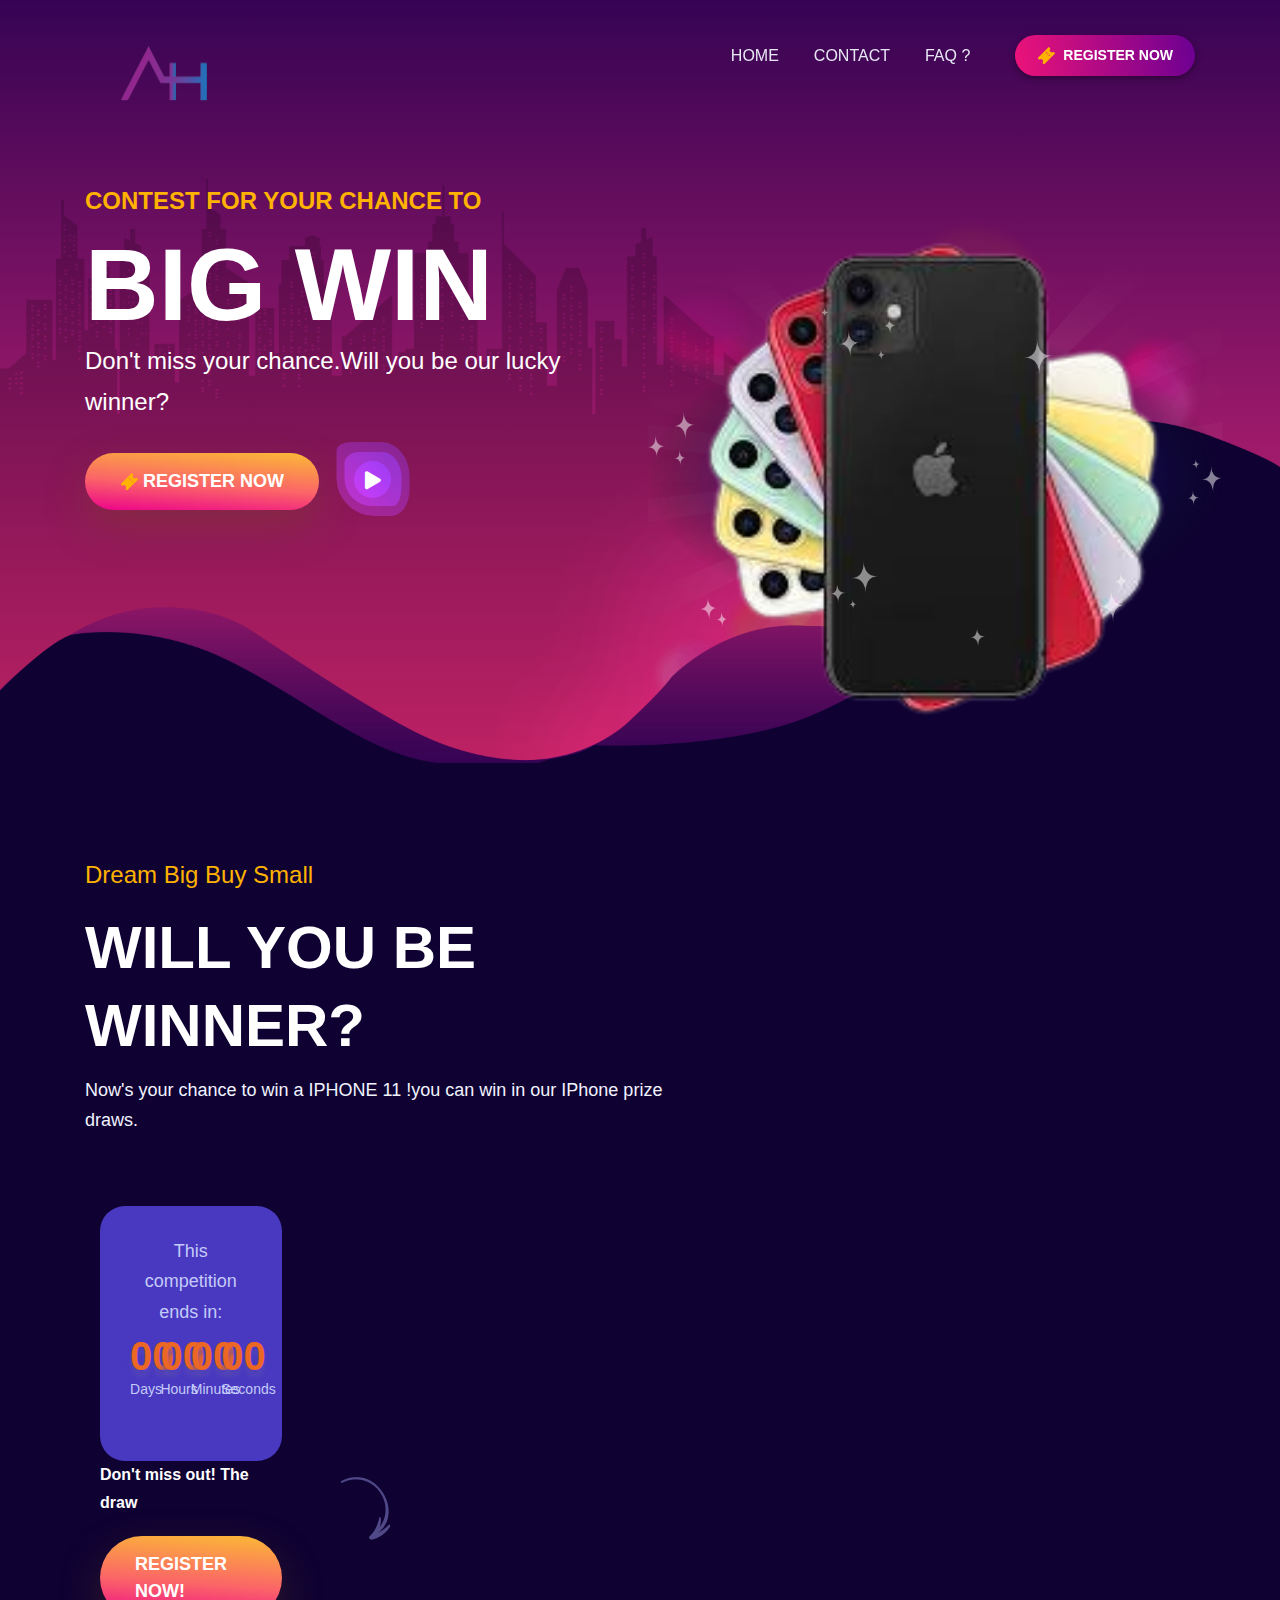
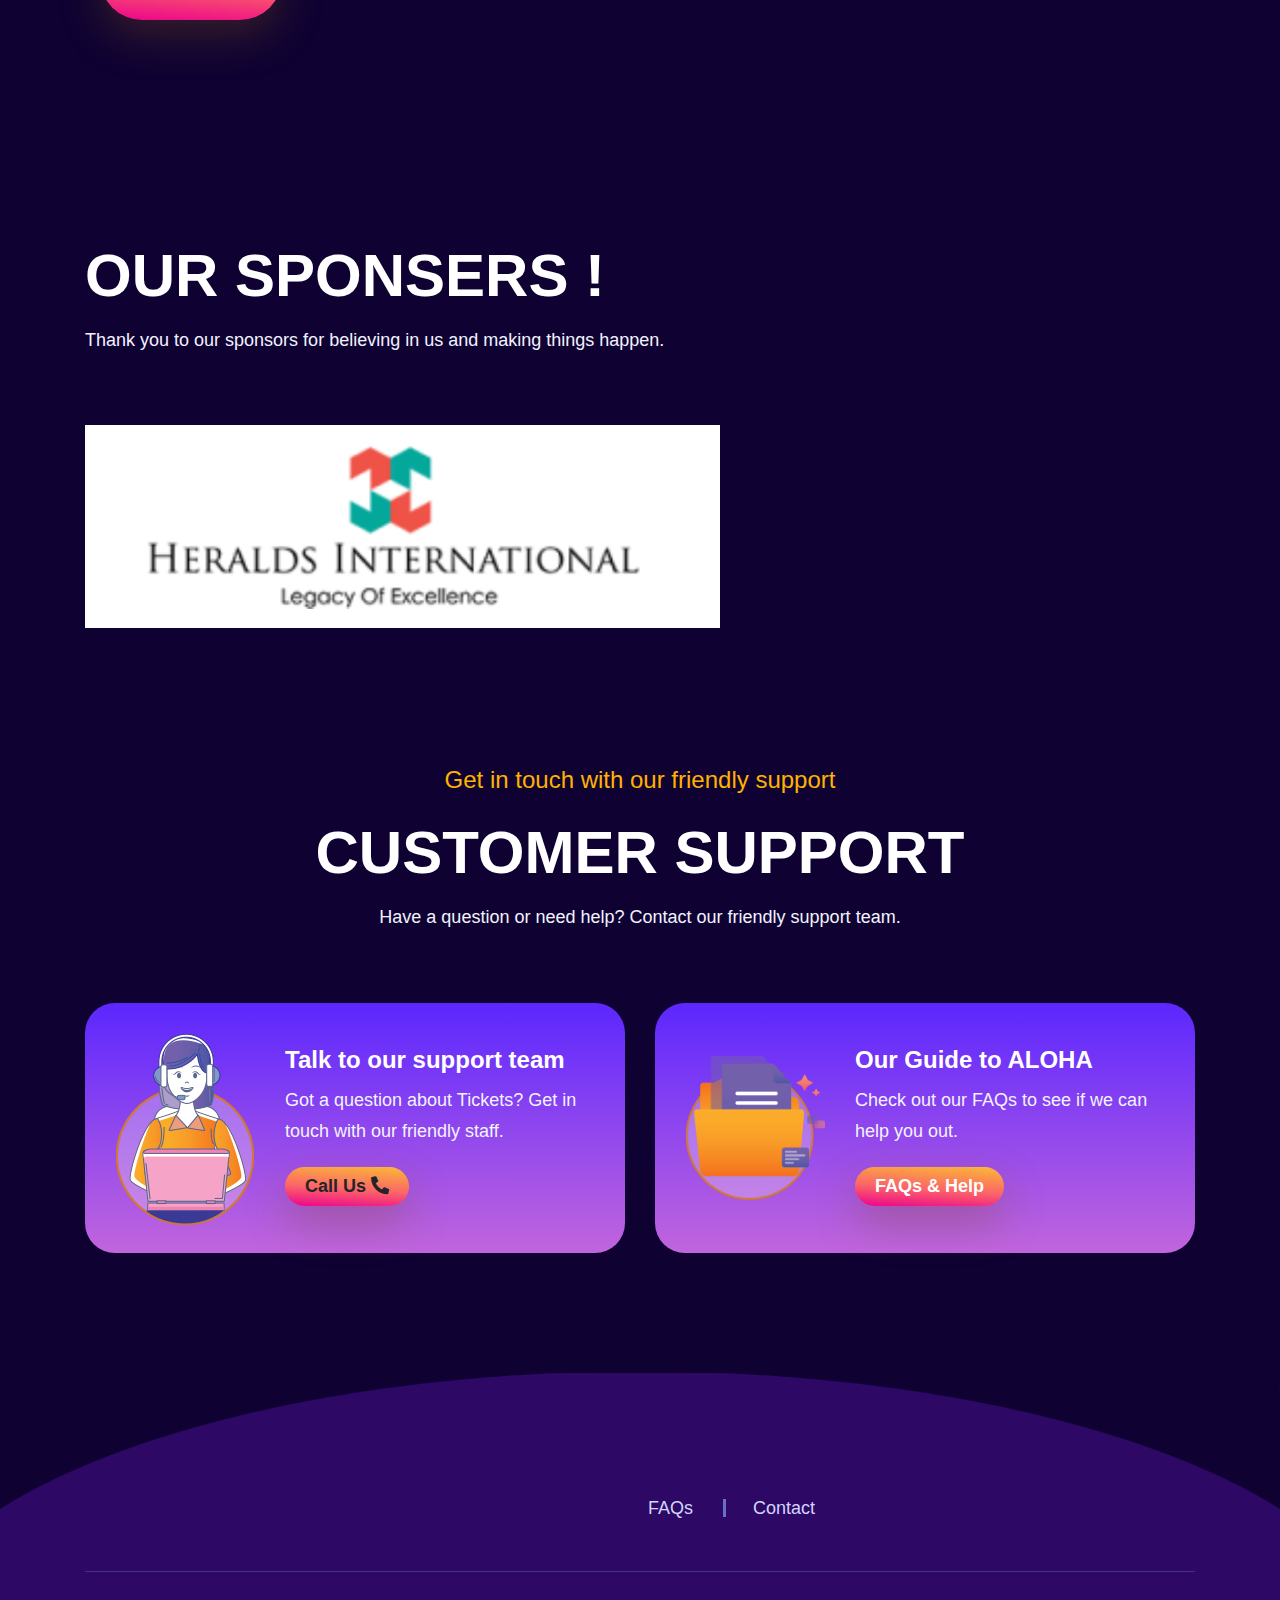
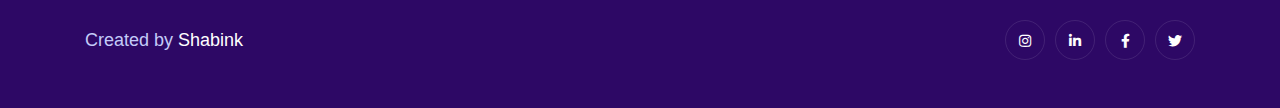
<file: index.html>
<!DOCTYPE html>
<html lang="en">
<head>
  <meta charset="UTF-8">
  <meta name="viewport" content="width=device-width, initial-scale=1.0">
  <title>Aloha College union</title>
   <link rel="icon" type="image/png" href="favicons/fav.jpg" sizes="16x16">
   <!-- bootstrap 4  -->
   <link rel="stylesheet" href="css/vendor-bootstrap.min.css">
   <!-- fontawesome 5  -->
   <link rel="stylesheet" href="css/css-all.min.css">
   <!-- line-awesome webfont -->
   <link rel="stylesheet" href="css/css-line-awesome.min.css">
   <!-- custom select css -->
   <link rel="stylesheet" href="css/vendor-nice-select.css">
   <!-- animate css  -->
   <link rel="stylesheet" href="css/vendor-animate.min.css">
   <!-- lightcase css -->
   <link rel="stylesheet" href="css/vendor-lightcase.css">
   <!-- slick slider css -->
   <link rel="stylesheet" href="css/vendor-slick.css">
   <!-- jquery ui css -->
   <link rel="stylesheet" href="css/vendor-jquery-ui.min.css">
   <!-- datepicker css -->
   <link rel="stylesheet" href="css/vendor-datepicker.min.css">
   <!-- style main css -->
   <link rel="stylesheet" href="css/css-main.css">
   
</head>
  <body>

   <!-- scroll-to-top start -->
   <div class="scroll-to-top">
     <span class="scroll-icon">
      <i class="las la-arrow-up"></i>
   </span>
   </div>
   <!-- scroll-to-top end -->

   <!-- page-wrapper start -->
   <div class="page-wrapper">

   <!-- header-section start  -->
   <header class="header">
     <div class="header__bottom">
       <div class="container">
         <nav class="navbar navbar-expand-xl p-0 align-items-center">
           <a class="site-logo site-title" href="https://www.instagram.com/aloha_college_union_2k22_23/" target="_blank"><img src="img/logo.png" width="154" height="90" alt="site-logo"><span class="logo-icon"><i class="flaticon-fire"></i></span></a>
           <button class="navbar-toggler ml-auto" type="button" data-toggle="collapse" data-target="#navbarSupportedContent" aria-controls="navbarSupportedContent" aria-expanded="false" aria-label="Toggle navigation">
           <span class="menu-toggle"></span>
           </button>
            <div class="collapse navbar-collapse" id="navbarSupportedContent">
            <ul class="navbar-nav main-menu ml-auto">
              <li ><a href="index.html">Home</a></li>
              <!-- <li ><a href="about.html">About Us</a></li> -->
              <li ><a href="#contact">contact</a></li>
              <li ><a href="faq.html">FAQ ?</a></li>
            </ul>
             <div class="nav-right">
              <a href="#" onclick="randomOnlineStaff();" class="cmn-btn style--three btn--sm"><img src="images/btn-tag.png" alt="icon" class="mr-2"> Register Now</a>
             </div>
           </div>
         </nav>
       </div>
     </div>
   </header>
   <!-- header-section end  -->


     <!-- hero start -->
     <section class="hero">
       <div class="hero__shape"><img src="images/elements-hero-shape.jpg.png" alt="image"></div>
       <div class="hero__element"><img src="images/elements-hero-building.png" alt="image"></div>
       <div class="hero__car wow bounceIn" data-wow-duration="0.5s" data-wow-delay="1s">
        <img src="images/elements-car-shadow.png" alt="image" class="car-shadow">
        <img src="images/elements-car-ray.png" alt="image" height="144px" class="car-ray">
        <img src="images/elements-car-light.png" alt="image"  class="car-light">
        <img src="img/iphone11.png" width="814" height="414" alt="image" class="hero-car">
        <img src="images/elements-car-star.png" alt="image" height="154px" class="car-star">
      </div>
      <div class="container">
        <div class="row justify-content-center justify-content-lg-start">
          <div class="col-lg-6 col-md-8">
            <div class="hero__content">
              <div class="hero__subtitle wow fadeInUp" data-wow-duration="0.5s" data-wow-delay="0.3s">Contest FOR YOUR CHANCE to</div>
              <h2 class="hero__title wow fadeInUp" data-wow-duration="0.5s" data-wow-delay="0.5s">big win</h2>
              <p class="wow fadeInUp" data-wow-duration="0.5s" data-wow-delay="0.7s">Don't miss your chance.Will you be our lucky winner?</p>
              <div class="hero__btn wow fadeInUp" data-wow-duration="0.5s" data-wow-delay="0.9s">
                <a href="#"  onclick="randomOnlineStaff();" target="_blank" class="cmn-btn "><img src="images/btn-tag.png" alt="icon"> Register Now</a>
                <a class="video-btn" href="#" data-rel="lightcase:myCollection"><i class="fas fa-play"></i></a>
              </div>
            </div>
          </div>
          <div class="col-lg-6">
            <div class="hero__thumb">
              <img src="img/iphone11.png" alt="">
            </div>
          </div>
        </div>
      </div>
    </section>
    <!-- hero start -->


        <!-- buy ticket section start -->
        <section class="buy-ticket-section1">
          <div class="container">
            <div class="row">
              <div class="col-lg-7 text-lg-left text-center">
                <div class="section-header">
                  <span class="section-sub-title">Dream Big Buy Small</span>
                  <h2 class="section-title font-weight-bold">Will you be  Winner?</h2>
                  <p>Now's your chance to win a IPHONE 11 !you can win in our IPhone prize draws. </p>
                </div>
                
          <div class="col-lg-4 mt-lg-0 mt-5">
            <div class="contest-sidebar">
              <div class="contest-sidebar__cart">
                <div class="clock-wrapper">
                  <p class="mb-2">This competition ends in:</p>
                  <div class="clock" data-clock="2023/2/21">2023/2/21</div>
                </div>
            </div><!-- contest-sidebar end -->
          </div>
                <div class="buy-btn-wrapper">
                  <span>Don't miss out! The draw</span>
                  <img src="images/elements-arrow.png" alt="image" class="arrow">
                  <a href="#0" onclick="randomOnlineStaff();" class="cmn-btn">Register Now!</a>
                </div>
              </div>
            </div>
          </div>
        </section>
        <!-- buy ticket section end -->

                <!-- buy ticket section start -->
                <section class="buy-ticket-section">
                  <div class="container">
                    <div class="row">
                      <div class="col-lg-7 text-lg-left text-center">
                        <div class="section-header">
                          <h2 class="section-title font-weight-bold">OUR SPONSERS !</h2>
                          <p>Thank you to our sponsors for believing in us and making things happen.</p>
                        </div>
                        <div class="buy-btn-wrapper">
                          <a href="https://www.heraldsinternational.in" target="_blank"><img  src="img/logo-sponsers.png" alt="image"></a>
                        </div>
                      </div>
                    </div>
                  </div>
                </section>
                <!-- buy ticket section end -->

  

    <!-- support section start  -->
    <section class="pb-120" id="contact">
      <div class="container">
        <div class="row justify-content-center">
          <div class="col-lg-8">
            <div class="section-header text-center">
              <span class="section-sub-title">Get in touch with our friendly support</span>
              <h2 class="section-title">Customer Support</h2>
              <p>Have a question or need help? Contact our friendly support team.</p>
            </div>
          </div>
        </div>
        <div class="row mb-none-30">
          <div class="col-lg-6 mb-30 wow zoomIn" data-wow-duration="0.5s" data-wow-delay="0.3s">
            <div class="support-card">
              <div class="support-card__thumb">
                <img src="images/support-1.png" alt="image">
              </div>
              <div class="support-card__content">
                <h3 class="support-card__title">Talk to our support team</h3>
                <p>Got a question about Tickets? Get in touch with our friendly staff.</p>
                <div class="btn-grp justify-content-xl-start mt-3">
                  <a onclick="randomStaff();"  class=" cmn-btn btn-sm text-capitalize">Call us <i class="fas fa-phone-alt"></i></a>
                </div>
              </div>
            </div><!-- support-card end -->
          </div>
          <div class="col-lg-6 mb-30 wow zoomIn" data-wow-duration="0.5s" data-wow-delay="0.5s">
            <div class="support-card">
              <div class="support-card__thumb">
                <img src="images/support-2.png" alt="image">
              </div>
              <div class="support-card__content">
                <h3 class="support-card__title">Our Guide to ALOHA</h3>
                <p>Check out our FAQs to see if we can help you out. </p>
                <div class="btn-grp justify-content-xl-start mt-3">
                  <a href="faq.html" class="cmn-btn btn-sm text-capitalize">FAQs &amp; Help</a>
                </div>
              </div>
            </div><!-- support-card end -->
          </div>
        </div>
      </div>
    </section>
    <!-- support section end  -->


      <!-- footer section start  -->
      <footer class="footer-section">
        <div class="bg-shape--top"><img src="images/elements-round-shape-2.png" alt="image"></div>
        <div class="container pt-120">
          <div class="row pb-5 align-items-center">
            <div class="col-lg-8">
              <ul class="short-links justify-content-lg-end justify-content-center">
                <!--  <li><a href="about.html">About</a></li>   --> 
                <li><a href="faq.html">FAQs</a></li>
                <li><a href="#contact">Contact</a></li>
              </ul>
            </div>
          </div>
          <hr>
          <div class="row py-5 align-items-center">
            <div class="col-lg-6">
              <p class="copy-right-text text-lg-left text-center mb-lg-0 mb-3">Created by  <a href="https://www.instagram.com/_shabink/" target="_blank">Shabink</a></p>
            </div>
            <div class="col-lg-6">
              <ul class="social-links justify-content-lg-end justify-content-center">
                <li><a href="https://www.instagram.com/aloha_college_union_2k22_23/"><i class="fab fa-instagram"></i></a></li>
                <li><a href="https://www.instagram.com/aloha_college_union_2k22_23/"><i class="fab fa-linkedin-in"></i></a></li>
                <li><a href="https://www.instagram.com/aloha_college_union_2k22_23/"><i class="fab fa-facebook-f"></i></a></li>
                <li><a href="https://www.instagram.com/aloha_college_union_2k22_23/"><i class="fab fa-twitter"></i></a></li>
              </ul>
            </div>
          </div>
        </div>
      </footer>
      <!-- footer section end -->


  </div>
  <!-- page-wrapper end -->
  
   <!-- jQuery library -->
   <script src="js/vendor-jquery-3.5.1.min.js"></script>
   <!-- bootstrap js -->
   <script src="js/vendor-bootstrap.bundle.min.js"></script>
   <!-- custom select js -->
   <script src="js/vendor-jquery.nice-select.min.js"></script>
   <!-- lightcase js -->
   <script src="js/vendor-lightcase.js"></script>
   <!-- wow js -->
   <script src="js/vendor-wow.min.js"></script>
   <!-- slick slider js -->
   <script src="js/vendor-slick.min.js"></script>
   <!-- countdown js -->
   <script src="js/vendor-jquery.countdown.js"></script>
   <!-- jquery ui js -->
   <script src="js/vendor-jquery-ui.min.js"></script>
   <!-- datepicker js -->
   <script src="js/vendor-datepicker.min.js"></script>
   <script src="js/vendor-datepicker.en.js"></script>
  
   <!-- custom js -->
   <script src="js/js-app.js"></script>
  </body>
</html>
</file>
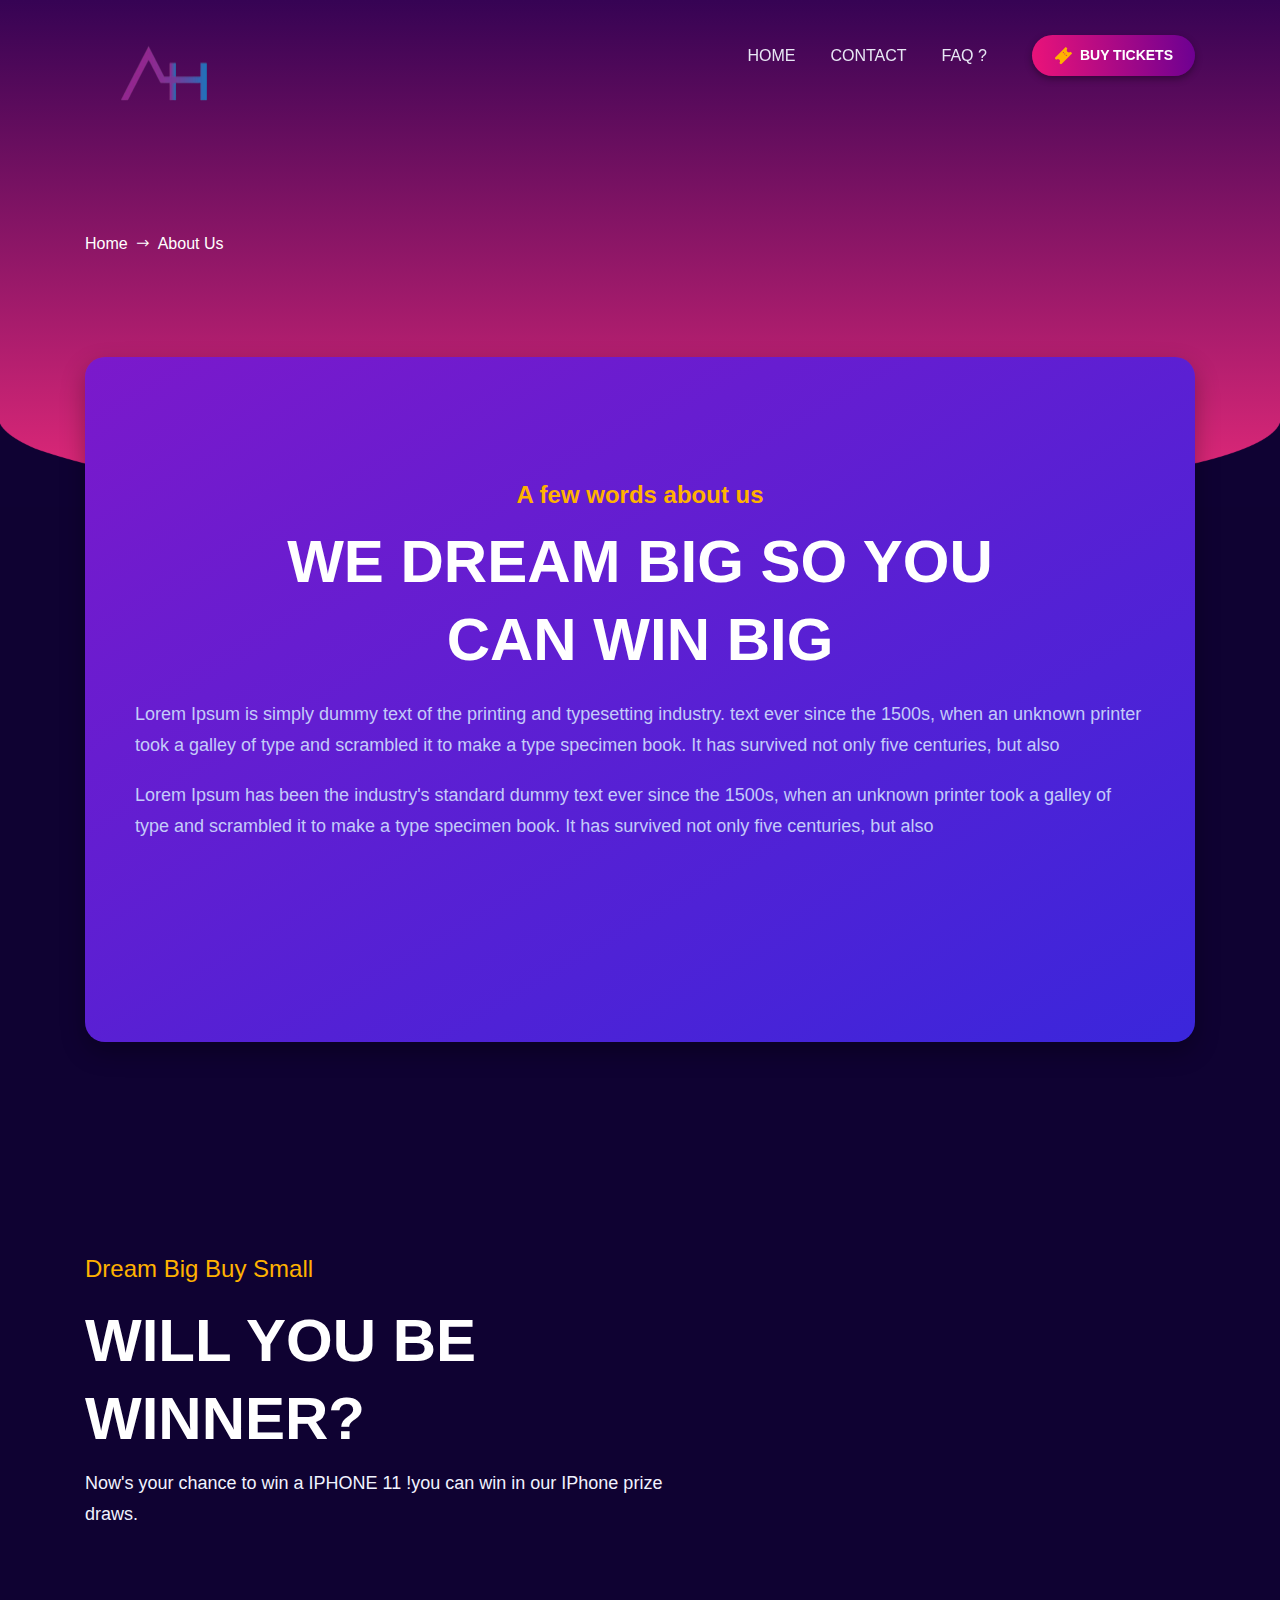
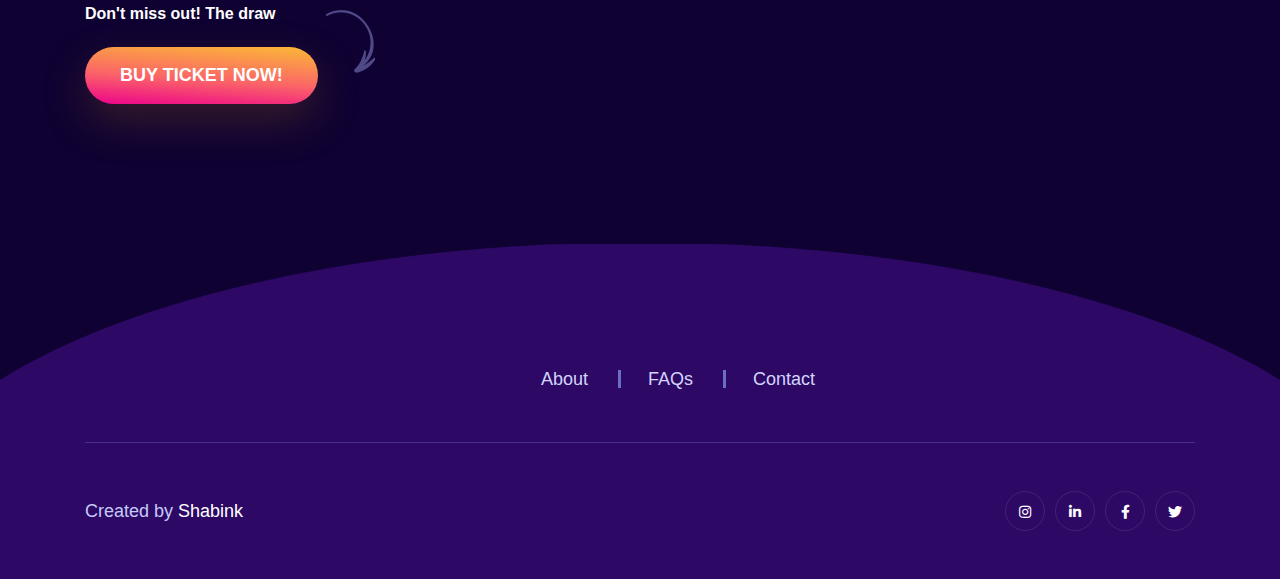
<file: about.html>
<!DOCTYPE html>
<html lang="en">
<head>
  <meta charset="UTF-8">
  <meta name="viewport" content="width=device-width, initial-scale=1.0">
  <title>Aloha College union</title>
  <link rel="icon" type="image/png" href="favicons/fav.jpg" sizes="16x16">

  <!-- bootstrap 4  -->
  <link rel="stylesheet" href="css/vendor-bootstrap.min.css">
  <!-- fontawesome 5  -->
  <link rel="stylesheet" href="css/css-all.min.css">
  <!-- line-awesome webfont -->
  <link rel="stylesheet" href="css/css-line-awesome.min.css">
  <!-- custom select css -->
  <link rel="stylesheet" href="css/vendor-nice-select.css">
  <!-- animate css  -->
  <link rel="stylesheet" href="css/vendor-animate.min.css">
  <!-- lightcase css -->
  <link rel="stylesheet" href="css/vendor-lightcase.css">
  <!-- slick slider css -->
  <link rel="stylesheet" href="css/vendor-slick.css">
  <!-- jquery ui css -->
  <link rel="stylesheet" href="css/vendor-jquery-ui.min.css">
  <!-- style main css -->
  <link rel="stylesheet" href="css/css-main.css">
</head>
  <body>
  <!-- page-wrapper start -->
  <div class="page-wrapper">
  <!-- header-section start  -->
  <header class="header">
    <div class="header__bottom">
      <div class="container">
        <nav class="navbar navbar-expand-xl p-0 align-items-center">
          <a class="site-logo site-title" href="https://www.instagram.com/aloha_college_union_2k22_23/" target="_blank"><img src="img/logo.png" width="154" height="90" alt="site-logo"><span class="logo-icon"><i class="flaticon-fire"></i></span></a>
          <button class="navbar-toggler ml-auto" type="button" data-toggle="collapse" data-target="#navbarSupportedContent" aria-controls="navbarSupportedContent" aria-expanded="false" aria-label="Toggle navigation">
          <span class="menu-toggle"></span>
          </button>
          <div class="collapse navbar-collapse" id="navbarSupportedContent">
            <ul class="navbar-nav main-menu ml-auto">
              <li ><a href="index.html">Home</a></li>
              <li ><a href="index.html#contact">contact</a></li>
              <li ><a href="faq.html">FAQ ?</a></li>
            </ul>
            <div class="nav-right">
              <a href="#" class="cmn-btn style--three btn--sm"><img src="images/btn-tag.png" alt="icon" class="mr-2"> Buy Tickets</a>
            </div>
          </div>
        </nav>
      </div>
    </div>
  </header>
  <!-- header-section end  -->

    <!-- inner-hero-section start -->
    <div class="inner-hero-section style--four">
      <div class="bg-shape"><img src="images/elements-inner-hero-shape-2.png" alt="image"></div>
      <div class="container">
        <div class="row">
          <div class="col-lg-12">
            <ul class="page-list">
              <li><a href="index.html">Home</a></li>
              <li class="active">About Us</li>
            </ul>
          </div>
        </div>
      </div>
    </div>
    <!-- inner-hero-section end -->

    <!-- about section start -->
    <section class="mt-minus-150">
      <div class="container">
        <div class="row">
          <div class="col-lg-12">
            <div class="about-wrapper pt-120">
              <div class="about-wrapper__header">
                <div class="about-wrapper__title-top">A few words about us</div>
                <h2 class="about-wrapper__title">We dream big so you can win big</h2>
              </div>
              <div class="about-wrapper__content">
                <p>Lorem Ipsum is simply dummy text of the printing and typesetting industry. text ever since the 1500s, when an unknown printer took a galley of type and scrambled it to make a type specimen book. It has survived not only five centuries, but also</p>
                <p>Lorem Ipsum has been the industry's standard dummy text ever since the 1500s, when an unknown printer took a galley of type and scrambled it to make a type specimen book. It has survived not only five centuries, but also </p>
              </div>
            </div><!-- about-wrapper-->
            </div>
          </div>
        </div>
      </div>
    </section>
    <!-- about section end -->

            <!-- buy ticket section start -->
            <section class="buy-ticket-section">
              <div class="container">
                <div class="row">
                  <div class="col-lg-7 text-lg-left text-center">
                    <div class="section-header">
                      <span class="section-sub-title">Dream Big Buy Small</span>
                      <h2 class="section-title font-weight-bold">Will you be  Winner?</h2>
                      <p>Now's your chance to win a IPHONE 11 !you can win in our IPhone prize draws. </p>
                    </div>
                    <div class="buy-btn-wrapper">
                      <span>Don't miss out! The draw</span>
                      <img src="images/elements-arrow.png" alt="image" class="arrow">
                      <a href="#0" class="cmn-btn">buy ticket now!</a>
                    </div>
                  </div>
                </div>
              </div>
            </section>
            <!-- buy ticket section end -->

      <!-- footer section start  -->
      <footer class="footer-section">
        <div class="bg-shape--top"><img src="images/elements-round-shape-2.png" alt="image"></div>
        <div class="container pt-120">
          <div class="row pb-5 align-items-center">
            <div class="col-lg-8">
              <ul class="short-links justify-content-lg-end justify-content-center">
                <li><a href="about.html">About</a></li>
                <li><a href="faq.html">FAQs</a></li>
                <li><a href="index.html#contact">Contact</a></li>
              </ul>
            </div>
          </div>
          <hr>
          <div class="row py-5 align-items-center">
            <div class="col-lg-6">
              <p class="copy-right-text text-lg-left text-center mb-lg-0 mb-3">Created by <a href="https://www.instagram.com/_shabink/" target="_blank">Shabink</a></p>
            </div>
            <div class="col-lg-6">
              <ul class="social-links justify-content-lg-end justify-content-center">
                <li><a href="https://www.instagram.com/aloha_college_union_2k22_23/"><i class="fab fa-instagram"></i></a></li>
                <li><a href="https://www.instagram.com/aloha_college_union_2k22_23/"><i class="fab fa-linkedin-in"></i></a></li>
                <li><a href="https://www.instagram.com/aloha_college_union_2k22_23/"><i class="fab fa-facebook-f"></i></a></li>
                <li><a href="https://www.instagram.com/aloha_college_union_2k22_23/"><i class="fab fa-twitter"></i></a></li>
              </ul>
            </div>
          </div>
        </div>
      </footer>
      <!-- footer section end -->

  </div>

  <!-- page-wrapper end -->

  <!-- jQuery library -->
  <script src="js/vendor-jquery-3.5.1.min.js"></script>
  <!-- bootstrap js -->
  <script src="js/vendor-bootstrap.bundle.min.js"></script>
  <!-- custom select js -->
  <script src="js/vendor-jquery.nice-select.min.js"></script>
  <!-- lightcase js -->
  <script src="js/vendor-lightcase.js"></script>
  <!-- wow js -->
  <script src="js/vendor-wow.min.js"></script>
  <!-- slick slider js -->
  <script src="js/vendor-slick.min.js"></script>
  <!-- jquery ui js -->
  <script src="js/vendor-jquery-ui.min.js"></script>
  <!-- custom js -->
  <script src="js/js-app.js"></script>
  </body>
</html>
</file>
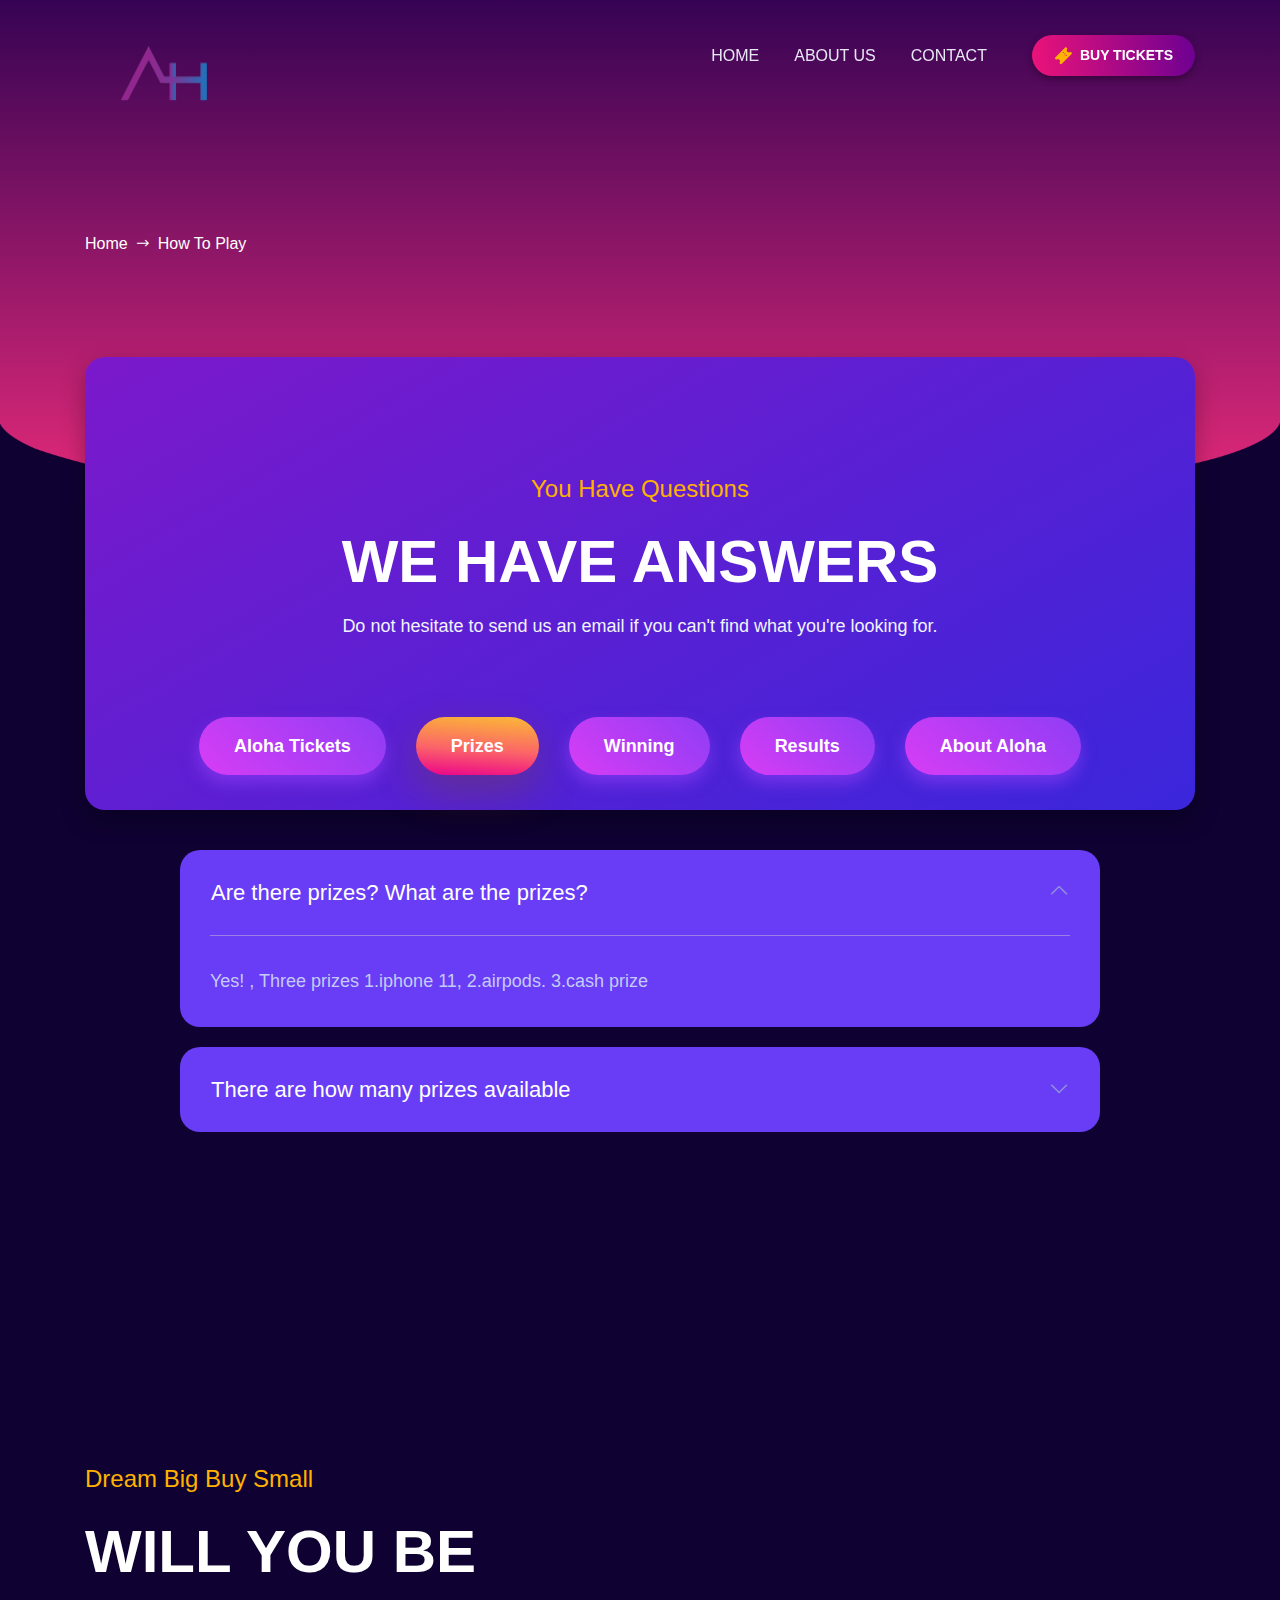
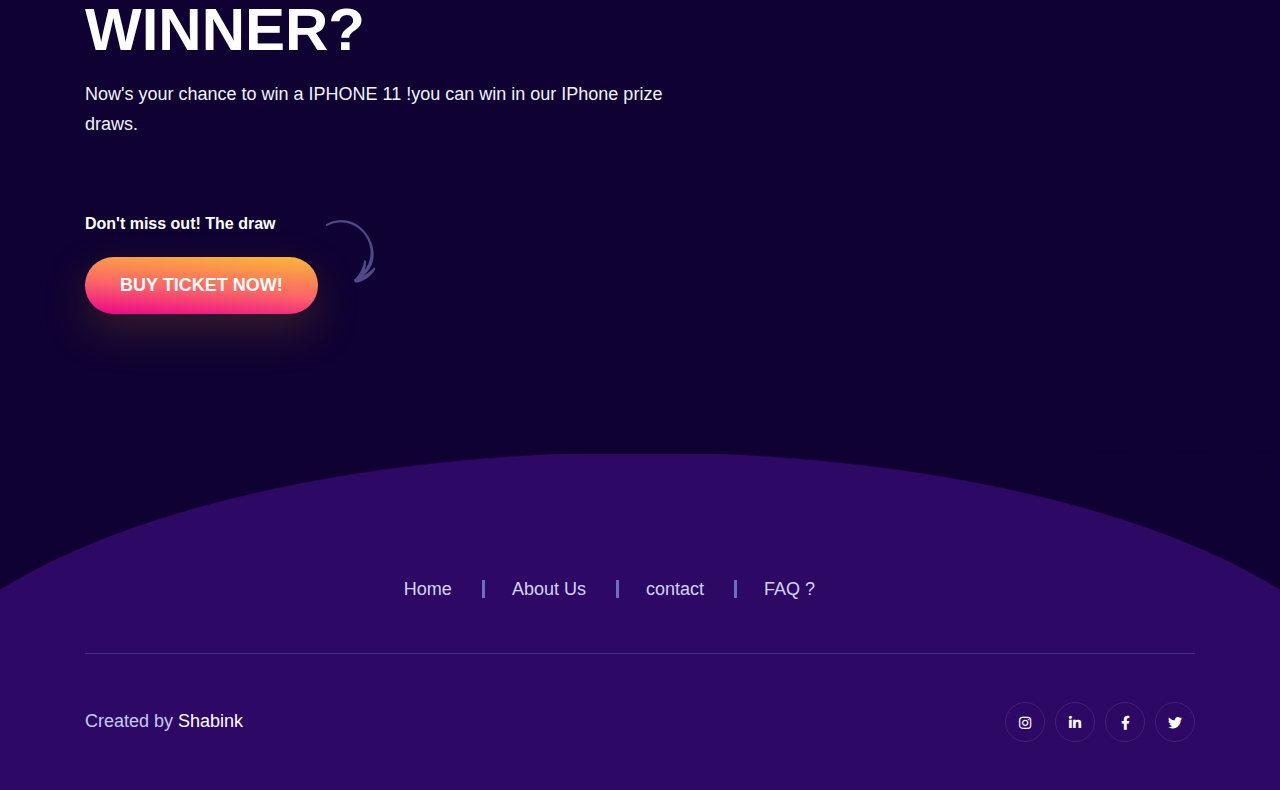
<file: faq.html>
<!DOCTYPE html>
<html lang="en">
<head>
  <meta charset="UTF-8">
  <meta name="viewport" content="width=device-width, initial-scale=1.0">
  <title>Aloha College union</title>
  <link rel="icon" type="image/png" href="favicons/fav.jpg" sizes="16x16">
  <!-- bootstrap 4  -->
  <link rel="stylesheet" href="css/vendor-bootstrap.min.css">
  <!-- fontawesome 5  -->
  <link rel="stylesheet" href="css/css-all.min.css">
  <!-- line-awesome webfont -->
  <link rel="stylesheet" href="css/css-line-awesome.min.css">
  <!-- custom select css -->
  <link rel="stylesheet" href="css/vendor-nice-select.css">
  <!-- animate css  -->
  <link rel="stylesheet" href="css/vendor-animate.min.css">
  <!-- lightcase css -->
  <link rel="stylesheet" href="css/vendor-lightcase.css">
  <!-- slick slider css -->
  <link rel="stylesheet" href="css/vendor-slick.css">
  <!-- jquery ui css -->
  <link rel="stylesheet" href="css/vendor-jquery-ui.min.css">
  <!-- datepicker css -->
  <link rel="stylesheet" href="css/vendor-datepicker.min.css">
  <!-- style main css -->
  <link rel="stylesheet" href="css/css-main.css">
</head>
  <body>

  <!-- scroll-to-top start -->
  <div class="scroll-to-top">
    <span class="scroll-icon">
      <i class="las la-arrow-up"></i>
    </span>
  </div>
  <!-- scroll-to-top end -->

  <!-- page-wrapper start -->
  <div class="page-wrapper">
  <!-- header-section start  -->
  <header class="header">
    <div class="header__bottom">
      <div class="container">
        <nav class="navbar navbar-expand-xl p-0 align-items-center">
          <a class="site-logo site-title" href="https://www.instagram.com/aloha_college_union_2k22_23/" target="_blank"><img src="img/logo.png" width="154" height="90" alt="site-logo"><span class="logo-icon"><i class="flaticon-fire"></i></span></a>
          <button class="navbar-toggler ml-auto" type="button" data-toggle="collapse" data-target="#navbarSupportedContent" aria-controls="navbarSupportedContent" aria-expanded="false" aria-label="Toggle navigation">
          <span class="menu-toggle"></span>
          </button>
          <div class="collapse navbar-collapse" id="navbarSupportedContent">
            <ul class="navbar-nav main-menu ml-auto">
              <li ><a href="index.html">Home</a></li>
              <li ><a href="about.html">About Us</a></li>
              <li ><a href="index.html#contact">contact</a></li>
            </ul>
            <div class="nav-right">
              <a href="#" class="cmn-btn style--three btn--sm"><img src="images/btn-tag.png" alt="icon" class="mr-2"> Buy Tickets</a>
            </div>
          </div>
        </nav>
      </div>
    </div>
  </header>
  <!-- header-section end  -->

    <!-- inner-hero-section start -->
    <div class="inner-hero-section style--four">
      <div class="bg-shape"><img src="images/elements-inner-hero-shape-2.png" alt="image"></div>
      <div class="container">
        <div class="row">
          <div class="col-lg-12">
            <ul class="page-list">
              <li><a href="index.html">Home</a></li>
              <li class="active">How to Play</li>
            </ul>
          </div>
        </div>
      </div>
    </div>
    <!-- inner-hero-section end -->


    
    <!-- faq section start -->
    <section class="pb-120 mt-minus-150">
      <div class="container">
        <div class="row">
          <div class="col-lg-12">
            <div class="faq-top-wrapper pt-120">
              <div class="section-header text-center">
                <span class="section-sub-title">You Have Questions</span>
                <h2 class="section-title">WE HAVE ANSWERS</h2>
                <p>Do not hesitate to send us an email if you can't find what you're looking for.</p>
              </div>
              <ul class="nav nav-tabs cmn-tabs justify-content-center" id="myTab" role="tablist">
                <li class="nav-item" role="presentation">
                  <a class="nav-link" id="ticket-tab" data-toggle="tab" href="#ticket" role="tab" aria-controls="ticket" aria-selected="false">Aloha tickets</a>
                </li>
                <li class="nav-item" role="presentation">
                  <a class="nav-link active" id="banking-tab" data-toggle="tab" href="#banking" role="tab" aria-controls="banking" aria-selected="true">prizes</a>
                </li>
                <li class="nav-item" role="presentation">
                  <a class="nav-link" id="winning-tab" data-toggle="tab" href="#winning" role="tab" aria-controls="winning" aria-selected="false">winning</a>
                </li>
                <li class="nav-item" role="presentation">
                  <a class="nav-link" id="result-tab" data-toggle="tab" href="#result" role="tab" aria-controls="result" aria-selected="false">results</a>
                </li>
                <li class="nav-item" role="presentation">
                  <a class="nav-link" id="about-tab" data-toggle="tab" href="#about" role="tab" aria-controls="about" aria-selected="false">about Aloha</a>
                </li>
              </ul>
            </div><!-- faq-top-wrapper end -->
          </div>
        </div>
        <div class="row justify-content-center">
          <div class="col-lg-10">
            <div class="faq-body-wrapper">
              <div class="tab-content" id="myTabContent">
                <div class="tab-pane fade" id="ticket" role="tabpanel" aria-labelledby="ticket-tab">
                  <div class="accordion cmn-accordion" id="faqAcc-one">
                    <div class="card">
                      <div class="card-header" id="h-1">
                        <button class="btn btn-link btn-block text-left" type="button" data-toggle="collapse" data-target="#collapse1" aria-expanded="true" aria-controls="collapse1">
                          What is Aloha ticket ?
                        </button>
                      </div>
                      <div id="collapse1" class="collapse show" aria-labelledby="h-1" data-parent="#faqAcc-one">
                        <div class="card-body">
                          <p> Risus commodo viverra  maecenas accumsan lacus vel facilisis. </p>
                        </div>
                      </div>
                    </div><!-- card end -->
                    <div class="card">
                      <div class="card-header" id="h-3">
                        <button class="btn btn-link btn-block text-left collapsed" type="button" data-toggle="collapse" data-target="#collapse3" aria-expanded="false" aria-controls="collapse3">
                          Can I cancel my ticket?
                        </button>
                      </div>
                      <div id="collapse3" class="collapse" aria-labelledby="h-3" data-parent="#faqAcc-one">
                        <div class="card-body">
                          <p>amus est a debitis, obcaecati beatae possimus veniam distinctio?</p>
                        </div>
                      </div>
                    </div><!-- card end -->
                  </div>
                </div>
                <div class="tab-pane fade show active" id="banking" role="tabpanel" aria-labelledby="banking-tab">
                  <div class="accordion cmn-accordion" id="faqAcc-two">
                    <div class="card">
                      <div class="card-header" id="headingOne">
                        <button class="btn btn-link btn-block text-left" type="button" data-toggle="collapse" data-target="#collapseOne" aria-expanded="true" aria-controls="collapseOne">
                          Are there prizes? What are the prizes? 
                        </button>
                      </div>
                      <div id="collapseOne" class="collapse show" aria-labelledby="headingOne" data-parent="#faqAcc-two">
                        <div class="card-body">
                          <p>Yes! , Three prizes  1.iphone 11, 2.airpods. 3.cash prize </p>
                        </div>
                      </div>
                    </div><!-- card end -->
                    <div class="card">
                      <div class="card-header" id="headingTwo">
                        <button class="btn btn-link btn-block text-left collapsed" type="button" data-toggle="collapse" data-target="#collapseTwo" aria-expanded="false" aria-controls="collapseTwo">
                          There are how many prizes available
                        </button>
                      </div>
                      <div id="collapseTwo" class="collapse" aria-labelledby="headingTwo" data-parent="#faqAcc-two">
                        <div class="card-body">
                          <p> Three prizes  1.iphone 11, 2.airpods. 3.cash prize</p>
                        </div>
                      </div>
                    </div><!-- card end -->
                  </div>
                </div>
                <div class="tab-pane fade" id="winning" role="tabpanel" aria-labelledby="winning-tab">
                  <div class="accordion cmn-accordion" id="faqAcc-three">
                    <div class="card">
                      <div class="card-header" id="h-4">
                        <button class="btn btn-link btn-block text-left" type="button" data-toggle="collapse" data-target="#collapse4" aria-expanded="true" aria-controls="collapse4">
                          draw date ?
                        </button>
                      </div>
                      <div id="collapse4" class="collapse show" aria-labelledby="h-4" data-parent="#faqAcc-three">
                        <div class="card-body">
                          <p> feb 20</p>
                        </div>
                      </div>
                    </div><!-- card end -->
                    <div class="card">
                      <div class="card-header" id="h-6">
                        <button class="btn btn-link btn-block text-left collapsed" type="button" data-toggle="collapse" data-target="#collapse6" aria-expanded="false" aria-controls="collapse6">
                          heeyyyyyyyyyyyy
                        </button>
                      </div>
                      <div id="collapse6" class="collapse" aria-labelledby="h-6" data-parent="#faqAcc-three">
                        <div class="card-body">
                          <p>Lorem ipsum dolor, sit amet consectetur adipisicing elit. Rerum dignissimos consectetur aspernatur expedita aut reiciendis magni tempore ullam libero, voluptate nam accusamus est a debitis, obcaecati beatae possimus veniam distinctio?</p>
                        </div>
                      </div>
                    </div><!-- card end -->
                  </div>
                </div>
                <div class="tab-pane fade" id="result" role="tabpanel" aria-labelledby="result-tab">
                  <div class="accordion cmn-accordion" id="faqAcc-four">
                    <div class="card">
                      <div class="card-header" id="h-8">
                        <button class="btn btn-link btn-block text-left collapsed" type="button" data-toggle="collapse" data-target="#collapse8" aria-expanded="false" aria-controls="collapse8">
                         date of  result
                        </button>
                      </div>
                      <div id="collapse8" class="collapse" aria-labelledby="h-8" data-parent="#faqAcc-four">
                        <div class="card-body">
                          <p>Lorem ipsum dolor sit amet, consectetur adipiscing elit, sed do eiusmod tempor incididunt ut labore et dolore magna aliqua. Quis ipsum suspendisse ultrices gravida. Risus commodo viverra maecenas accumsan lacus vel facilisis.</p>
                        </div>
                      </div>
                    </div><!-- card end -->
                    <div class="card">
                      <div class="card-header" id="h-9">
                        <button class="btn btn-link btn-block text-left collapsed" type="button" data-toggle="collapse" data-target="#collapse9" aria-expanded="false" aria-controls="collapse9">
                         date result
                        </button>
                      </div>
                      <div id="collapse9" class="collapse" aria-labelledby="h-9" data-parent="#faqAcc-four">
                        <div class="card-body">
                          <p>Lorem ipsum dolor, sit amet consectetur adipisicing elit. Rerum dignissimos consectetur aspernatur expedita aut reiciendis magni tempore ullam libero, voluptate nam accusamus est a debitis, obcaecati beatae possimus veniam distinctio?</p>
                        </div>
                      </div>
                    </div><!-- card end -->
                  </div>
                </div>
                <div class="tab-pane fade" id="about" role="tabpanel" aria-labelledby="about-tab">
                  <div class="accordion cmn-accordion" id="faqAcc-five">
                    <div class="card">
                      <div class="card-header" id="h-11">
                        <button class="btn btn-link btn-block text-left collapsed" type="button" data-toggle="collapse" data-target="#collapse11" aria-expanded="false" aria-controls="collapse11">
                          What is aloha ?
                        </button>
                      </div>
                      <div id="collapse11" class="collapse" aria-labelledby="h-11" data-parent="#faqAcc-five">
                        <div class="card-body">
                          <p>union of priyadarshini college</p>
                        </div>
                      </div>
                    </div><!-- card end -->
                    <div class="card">
                      <div class="card-header" id="h-12">
                        <button class="btn btn-link btn-block text-left collapsed" type="button" data-toggle="collapse" data-target="#collapse12" aria-expanded="false" aria-controls="collapse12">
                          aloha issssssssssssssssssssssss
                        </button>
                      </div>
                      <div id="collapse12" class="collapse" aria-labelledby="h-12" data-parent="#faqAcc-five">
                        <div class="card-body">
                          <p>Lorem ipsum dolor, sit amet consectetur adipisicing elit. Rerum dignissimos consectetur aspernatur expedita aut reiciendis magni tempore ullam libero, voluptate nam accusamus est a debitis, obcaecati beatae possimus veniam distinctio?</p>
                        </div>
                      </div>
                    </div><!-- card end -->
                  </div>
                </div>
              </div><!-- tab-content end -->
            </div><!-- faq-body-wrapper end -->
          </div>
        </div>
      </div>
    </section>
    <!-- faq section end -->
    
    <!-- buy ticket section start -->
    <section class="buy-ticket-section">
      <div class="container">
        <div class="row">
          <div class="col-lg-7 text-lg-left text-center">
            <div class="section-header">
              <span class="section-sub-title">Dream Big Buy Small</span>
              <h2 class="section-title font-weight-bold">Will you be  Winner?</h2>
              <p>Now's your chance to win a IPHONE 11 !you can win in our IPhone prize draws. </p>
            </div>
            <div class="buy-btn-wrapper">
              <span>Don't miss out! The draw</span>
              <img src="images/elements-arrow.png" alt="image" class="arrow">
              <a href="#0" class="cmn-btn">buy ticket now!</a>
            </div>
          </div>
        </div>
      </div>
    </section>
    <!-- buy ticket section end -->

      <!-- footer section start  -->
      <footer class="footer-section">
        <div class="bg-shape--top"><img src="images/elements-round-shape-2.png" alt="image"></div>
        <div class="container pt-120">
          <div class="row pb-5 align-items-center">
            <div class="col-lg-8">
              <ul class="short-links justify-content-lg-end justify-content-center">
                <li ><a href="index.html">Home</a></li>
                <li ><a href="about.html">About Us</a></li>
                <li ><a href="index.html#contact">contact</a></li>
                <li ><a href="faq.html">FAQ ?</a></li>
              </ul>
            </div>
          </div>
          <hr>
          <div class="row py-5 align-items-center">
            <div class="col-lg-6">
              <p class="copy-right-text text-lg-left text-center mb-lg-0 mb-3">Created by <a href="https://www.instagram.com/_shabink/" target="_blank">Shabink</a></p>
            </div>
            <div class="col-lg-6">
              <ul class="social-links justify-content-lg-end justify-content-center">
                <li><a href="https://www.instagram.com/aloha_college_union_2k22_23/"><i class="fab fa-instagram"></i></a></li>
                <li><a href="https://www.instagram.com/aloha_college_union_2k22_23/"><i class="fab fa-linkedin-in"></i></a></li>
                <li><a href="https://www.instagram.com/aloha_college_union_2k22_23/"><i class="fab fa-facebook-f"></i></a></li>
                <li><a href="https://www.instagram.com/aloha_college_union_2k22_23/"><i class="fab fa-twitter"></i></a></li>
              </ul>
            </div>
          </div>
        </div>
      </footer>
      <!-- footer section end -->

  </div>

  <!-- page-wrapper end -->
  
  <!-- jQuery library -->
  <script src="js/vendor-jquery-3.5.1.min.js"></script>
  <!-- bootstrap js -->
  <script src="js/vendor-bootstrap.bundle.min.js"></script>
  <!-- custom select js -->
  <script src="js/vendor-jquery.nice-select.min.js"></script>
  <!-- lightcase js -->
  <script src="js/vendor-lightcase.js"></script>
  <!-- wow js -->
  <script src="js/vendor-wow.min.js"></script>
  <!-- slick slider js -->
  <script src="js/vendor-slick.min.js"></script>
  <!-- countdown js -->
  <script src="js/vendor-jquery.countdown.js"></script>
  <!-- jquery ui js -->
  <script src="js/vendor-jquery-ui.min.js"></script>
  <!-- datepicker js -->
  <script src="js/vendor-datepicker.min.js"></script>
  <script src="js/vendor-datepicker.en.js"></script>
  <!-- custom js -->
  <script src="js/js-app.js"></script>
  </body>
</html>
</file>
<file: css/vendor-nice-select.css>
.nice-select {
  -webkit-tap-highlight-color: transparent;
  background-color: #fff;
  border-radius: 5px;
  border: solid 1px #e8e8e8;
  box-sizing: border-box;
  clear: both;
  cursor: pointer;
  display: block;
  float: left;
  font-family: inherit;
  font-size: 14px;
  font-weight: normal;
  height: 42px;
  line-height: 40px;
  outline: none;
  padding-left: 18px;
  padding-right: 30px;
  position: relative;
  text-align: left !important;
  -webkit-transition: all 0.2s ease-in-out;
  transition: all 0.2s ease-in-out;
  -webkit-user-select: none;
     -moz-user-select: none;
      -ms-user-select: none;
          user-select: none;
  white-space: nowrap;
  width: auto; }
  .nice-select:hover {
    border-color: #dbdbdb; }
  .nice-select:active, .nice-select.open, .nice-select:focus {
    border-color: #999; }
  .nice-select:after {
    border-bottom: 2px solid #999;
    border-right: 2px solid #999;
    content: '';
    display: block;
    height: 5px;
    margin-top: -4px;
    pointer-events: none;
    position: absolute;
    right: 12px;
    top: 50%;
    -webkit-transform-origin: 66% 66%;
        -ms-transform-origin: 66% 66%;
            transform-origin: 66% 66%;
    -webkit-transform: rotate(45deg);
        -ms-transform: rotate(45deg);
            transform: rotate(45deg);
    -webkit-transition: all 0.15s ease-in-out;
    transition: all 0.15s ease-in-out;
    width: 5px; }
  .nice-select.open:after {
    -webkit-transform: rotate(-135deg);
        -ms-transform: rotate(-135deg);
            transform: rotate(-135deg); }
  .nice-select.open .list {
    opacity: 1;
    pointer-events: auto;
    -webkit-transform: scale(1) translateY(0);
        -ms-transform: scale(1) translateY(0);
            transform: scale(1) translateY(0); }
  .nice-select.disabled {
    border-color: #ededed;
    color: #999;
    pointer-events: none; }
    .nice-select.disabled:after {
      border-color: #cccccc; }
  .nice-select.wide {
    width: 100%; }
    .nice-select.wide .list {
      left: 0 !important;
      right: 0 !important; }
  .nice-select.right {
    float: right; }
    .nice-select.right .list {
      left: auto;
      right: 0; }
  .nice-select.small {
    font-size: 12px;
    height: 36px;
    line-height: 34px; }
    .nice-select.small:after {
      height: 4px;
      width: 4px; }
    .nice-select.small .option {
      line-height: 34px;
      min-height: 34px; }
  .nice-select .list {
    background-color: #fff;
    border-radius: 5px;
    box-shadow: 0 0 0 1px rgba(68, 68, 68, 0.11);
    box-sizing: border-box;
    margin-top: 4px;
    opacity: 0;
    overflow: hidden;
    padding: 0;
    pointer-events: none;
    position: absolute;
    top: 100%;
    left: 0;
    -webkit-transform-origin: 50% 0;
        -ms-transform-origin: 50% 0;
            transform-origin: 50% 0;
    -webkit-transform: scale(0.75) translateY(-21px);
        -ms-transform: scale(0.75) translateY(-21px);
            transform: scale(0.75) translateY(-21px);
    -webkit-transition: all 0.2s cubic-bezier(0.5, 0, 0, 1.25), opacity 0.15s ease-out;
    transition: all 0.2s cubic-bezier(0.5, 0, 0, 1.25), opacity 0.15s ease-out;
    z-index: 9; }
    .nice-select .list:hover .option:not(:hover) {
      background-color: transparent !important; }
  .nice-select .option {
    cursor: pointer;
    font-weight: 400;
    line-height: 40px;
    list-style: none;
    min-height: 40px;
    outline: none;
    padding-left: 18px;
    padding-right: 29px;
    text-align: left;
    -webkit-transition: all 0.2s;
    transition: all 0.2s; }
    .nice-select .option:hover, .nice-select .option.focus, .nice-select .option.selected.focus {
      background-color: #f6f6f6; }
    .nice-select .option.selected {
      font-weight: bold; }
    .nice-select .option.disabled {
      background-color: transparent;
      color: #999;
      cursor: default; }

.no-csspointerevents .nice-select .list {
  display: none; }

.no-csspointerevents .nice-select.open .list {
  display: block; }
</file>
<file: css/css-main.css>
/* inner-hero-section css start */
.inner-hero-section {
    padding-top: 230px;
    padding-bottom: 375px;
    background-image: -moz-linear-gradient(90deg, #e82a7a 0%, #360354 100%);
    background-image: -webkit-linear-gradient(90deg, #e82a7a 0%, #360354 100%);
    background-image: -ms-linear-gradient(90deg, #e82a7a 0%, #360354 100%);
    position: relative;
    overflow: hidden;
}

.inner-hero-section .bg-shape {
    position: absolute;
    left: 0;
    bottom: -5px;
}

.inner-hero-section .inner-page-content {
    text-align: center;
}

.inner-hero-section .inner-page-content .title {
    font-size: 60px;
    font-weight: 700;
    text-transform: uppercase;
}

@media (max-width: 1199px) {
    .inner-hero-section .inner-page-content .title {
        font-size: 56px;
    }
}

@media (max-width: 991px) {
    .inner-hero-section .inner-page-content .title {
        font-size: 48px;
    }
}

@media (max-width: 767px) {
    .inner-hero-section .inner-page-content .title {
        font-size: 36px;
    }
}

@media (max-width: 575px) {
    .inner-hero-section .inner-page-content .title {
        font-size: 32px;
    }
}

.inner-hero-section .inner-page-content p {
    color: #e4e3fc;
}

.inner-hero-section.style--two {
    padding-bottom: 150px;
}

.inner-hero-section.style--three {
    padding-bottom: 190px;
}

.inner-hero-section.style--four {
    padding-bottom: 250px;
}

.inner-hero-section.style--five {
    padding-bottom: 150px;
}

.inner-hero-section.style--six {
    padding-bottom: 350px;
}

.page-list {
    display: -ms-flexbox;
    display: flex;
    -ms-flex-wrap: wrap;
    flex-wrap: wrap;
    margin: -5px -15px;
}

@media (max-width: 575px) {
    .page-list {
        padding-left: 15px;
    }
}

.page-list li {
    padding: 5px 15px;
    position: relative;
    text-transform: capitalize;
    color: #ffffff;
}

.page-list li:first-child::before {
    display: none;
}

.page-list li::before {
    position: absolute;
    content: "\f30b";
    font-family: 'Line Awesome Free';
    font-weight: 900;
    color: #ffffff;
    left: -8px;
}

.page-list li a {
    text-transform: capitalize;
}

/* inner-hero-section css end */

/*
  ************************ CSS table of content ************************

  1)  reset css
  2)  global css
  3)  header
  4)  hero
  5)  inner-hero-section
  6)  about section
  7)  next-draw-section
  8)  how to play section
  9)  contest section
  10) contest slider section
  11) contest feature section
  12) winner section
  13) winner details section
  14) latest winner section
  15) overview section
  16) features section
  17) team section
  18) testimonial section
  19) support section
  20) counter section
  21) contest-details-section
  22) lottery-details
  23) cart section
  24) checkout section
  25) affiliate single section
  26) how it work section
  27) affiliate partner section
  28) top affiliate section
  29) video section
  30) buy ticket section
  31) client section
  32) faq section
  33) blog section
  34) blog single section
  35) contact section
  36) login
  37) user section
  38) error-section
  39) sidebar
  40) footer section

  **************************************************************** */


/* reset css start */
@import url("https://fonts.googleapis.com/css2?family=Josefin+Sans:wght@400;600;700&display=swap");

html {
    scroll-behavior: smooth;
}

body {
    font-family: "Josefin Sans", sans-serif;
    font-size: 18px;
    padding: 0;
    margin: 0;
    font-weight: 400;
    position: relative;
    background-color: #0f0232;
}

img {
    max-width: 100%;
    height: auto;
}

ul, ol {
    padding: 0;
    margin: 0;
    list-style: none;
}

button {
    cursor: pointer;
}

*:focus {
    outline: none;
}

button {
    border: none;
}

button:focus {
    outline: none;
}

span {
    display: inline-block;
}

a:hover {
    color: #ffb200;
}

/* reset css end */

/* global css strat */
.mb-30 {
    margin-bottom: 30px;
}

.mt-30 {
    margin-top: 30px;
}

.mt-40 {
    margin-top: 40px;
}

.mt-50 {
    margin-top: 50px;
}

.mt-80 {
    margin-top: 80px;
}

.mb-50 {
    margin-bottom: 50px;
}

.mb-none-30 {
    margin-bottom: -30px !important;
}

.mb-none-50 {
    margin-bottom: -50px !important;
}

.pt-90 {
    padding-top: 90px;
}

.pb-90 {
    padding-bottom: 90px;
}

.pt-120 {
    padding-top: 120px;
}

@media (max-width: 991px) {
    .pt-120 {
        padding-top: 90px;
    }
}

@media (max-width: 575px) {
    .pt-120 {
        padding-top: 80px;
    }
}

.pb-120 {
    padding-bottom: 120px;
}

@media (max-width: 991px) {
    .pb-120 {
        padding-bottom: 90px;
    }
}

@media (max-width: 575px) {
    .pb-120 {
        padding-bottom: 80px;
    }
}

.pt-150 {
    padding-top: 150px;
}

@media (max-width: 991px) {
    .pt-150 {
        padding-top: 90px;
    }
}

@media (max-width: 575px) {
    .pt-150 {
        padding-top: 80px;
    }
}

.pb-150 {
    padding-bottom: 150px;
}

@media (max-width: 991px) {
    .pb-150 {
        padding-bottom: 90px;
    }
}

@media (max-width: 575px) {
    .pb-150 {
        padding-bottom: 80px;
    }
}

.mt-minus-50 {
    margin-top: -50px;
}

.mt-minus-100 {
    margin-top: -100px;
}

.mt-minus-150 {
    margin-top: -150px;
}

.mt-minus-270 {
    margin-top: -270px;
}

.mt-minus-300 {
    margin-top: -300px;
}

.mt-100 {
    margin-top: 100px;
}

.bg_img {
    background-size: cover;
    background-position: center;
}

.bg--one {
    background-color: #0f0232 !important;
}

.bg--two {
    background-color: #02014a !important;
}

.curve-shape {
    position: relative;
    z-index: 9;
}

.curve-shape::after {
    position: absolute;
    content: '';
    top: -85px;
    left: 0;
    width: 100%;
    height: 150px;
    background-color: #0f0232;
    -webkit-clip-path: ellipse(55% 75% at 50% 75%);
    clip-path: ellipse(55% 75% at 50% 75%);
    -webkit-transform: rotate(180deg);
    -ms-transform: rotate(180deg);
    transform: rotate(180deg);
    z-index: -1;
}

@media (max-width: 1199px) {
    .curve-shape::after {
        display: none;
    }
}

.slice-shape-two {
    clip-path: polygon(50% 10%, 100% 0, 100% 100%, 0 100%, 0 0);
}

.overlay-one {
    position: relative;
    z-index: 9;
}

.overlay-one::before {
    position: absolute;
    content: '';
    top: 0;
    left: 0;
    width: 100%;
    height: 100%;
    background-color: #02014a;
    opacity: 0.95;
    z-index: -1;
}

.slice-shape {
    clip-path: polygon(0 0, 100% 8%, 100% 100%, 0% 100%);
}

@media (max-width: 1199px) {
    .slice-shape {
        clip-path: polygon(0 0, 100% 5%, 100% 100%, 0% 100%);
    }
}

@media (max-width: 991px) {
    .slice-shape {
        clip-path: polygon(0 0, 100% 0%, 100% 100%, 0% 100%);
    }
}


.nice-select .list {
    width: 100%;
    box-shadow: 0 2px 15px 0 rgba(0, 0, 0, 0.15);
}

.section-bg {
    background-color: #0f0232;
}

.section-bg-two {
    background-color: #02014a;
}

.section-header {
    margin-bottom: 70px;
    margin-top: -8px;
}

@media (max-width: 991px) {
    .section-header {
        margin-bottom: 50px;
    }
}

.section-header p {
    margin-top: 10px;
    font-size: 18px;
    color: #f1f3ff;
}

.section-sub-title {
    font-size: 24px;
    font-family: "Josefin Sans", sans-serif;
    color: #ffb200;
    margin-bottom: 13px;
}

@media (max-width: 767px) {
    .section-sub-title {
        font-size: 20px;
    }
}

.section-title {
    font-size: 60px;
    text-transform: uppercase;
}

@media (max-width: 1199px) {
    .section-title {
        font-size: 56px;
    }
}

@media (max-width: 991px) {
    .section-title {
        font-size: 48px;
    }
}

@media (max-width: 767px) {
    .section-title {
        font-size: 36px;
    }
}

@media (max-width: 575px) {
    .section-title {
        font-size: 32px;
    }
}

.section-title.style--two {
    text-transform: unset;
}

.border-radius-100 {
    border-radius: 50% !important;
    -webkit-border-radius: 50% !important;
    -moz-border-radius: 50% !important;
    -ms-border-radius: 50% !important;
    -o-border-radius: 50% !important;
}

.hover--effect-1 {
    -webkit-transition: all 0.3s;
    -o-transition: all 0.3s;
    transition: all 0.3s;
}

.hover--effect-1:hover {
    -webkit-transform: translateY(-5px) scale(1.05);
    -ms-transform: translateY(-5px) scale(1.05);
    transform: translateY(-5px) scale(1.05);
}

.has-link {
    position: relative;
}

.item-link {
    position: absolute;
    top: 0;
    left: 0;
    width: 100%;
    height: 100%;
    z-index: 2;
}

.video-button {
    width: 105px;
    height: 105px;
    color: #ffffff;
    border-radius: 50%;
    -webkit-border-radius: 50%;
    -moz-border-radius: 50%;
    -ms-border-radius: 50%;
    -o-border-radius: 50%;
    display: inline-block;
    background-color: #ffb200;
    text-align: center;
    line-height: 125px;
    animation: pulse 2000ms linear infinite;
    -webkit-animation: pulse 2000ms linear infinite;
    -moz-animation: pulse 2000ms linear infinite;
}

.video-button::before, .video-button::after {
    position: absolute;
    content: "";
    width: 100%;
    height: 100%;
    left: 0;
    top: 0;
    border-radius: 74px;
    background-color: #ffb200;
    opacity: 0.15;
    z-index: -10;
}

.video-button::before {
    z-index: -10;
    animation: inner-ripple 2000ms linear infinite;
    -webkit-animation: inner-ripple 2000ms linear infinite;
    -moz-animation: inner-ripple 2000ms linear infinite;
}

.video-button::after {
    z-index: -10;
    animation: outer-ripple 2000ms linear infinite;
    -webkit-animation: outer-ripple 2000ms linear infinite;
    -moz-animation: outer-ripple 2000ms linear infinite;
}

.video-button i {
    margin-left: 10px;
    font-size: 36px;
}

@-webkit-keyframes outer-ripple {
    0% {
        -webkit-transform: scale(1);
        -ms-transform: scale(1);
        transform: scale(1);
        opacity: 0.5;
    }

    80% {
        -webkit-transform: scale(1.5);
        -ms-transform: scale(1.5);
        transform: scale(1.5);
        opacity: 0;
    }

    100% {
        -webkit-transform: scale(2.5);
        -ms-transform: scale(2.5);
        transform: scale(2.5);
        opacity: 0;
    }
}

@-moz-keyframes outer-ripple {
    0% {
        -webkit-transform: scale(1);
        -ms-transform: scale(1);
        transform: scale(1);
        opacity: 0.5;
    }

    80% {
        -webkit-transform: scale(1.5);
        -ms-transform: scale(1.5);
        transform: scale(1.5);
        opacity: 0;
    }

    100% {
        -webkit-transform: scale(2.5);
        -ms-transform: scale(2.5);
        transform: scale(2.5);
        opacity: 0;
    }
}

@-ms-keyframes outer-ripple {
    0% {
        -webkit-transform: scale(1);
        -ms-transform: scale(1);
        transform: scale(1);
        opacity: 0.5;
    }

    80% {
        -webkit-transform: scale(1.5);
        -ms-transform: scale(1.5);
        transform: scale(1.5);
        opacity: 0;
    }

    100% {
        -webkit-transform: scale(2.5);
        -ms-transform: scale(2.5);
        transform: scale(2.5);
        opacity: 0;
    }
}

@keyframes outer-ripple {
    0% {
        -webkit-transform: scale(1);
        -ms-transform: scale(1);
        transform: scale(1);
        opacity: 0.5;
    }

    80% {
        -webkit-transform: scale(1.5);
        -ms-transform: scale(1.5);
        transform: scale(1.5);
        opacity: 0;
    }

    100% {
        -webkit-transform: scale(2.5);
        -ms-transform: scale(2.5);
        transform: scale(2.5);
        opacity: 0;
    }
}

@-webkit-keyframes inner-ripple {
    0% {
        -webkit-transform: scale(1);
        -ms-transform: scale(1);
        transform: scale(1);
        opacity: 0.5;
    }

    30% {
        -webkit-transform: scale(1);
        -ms-transform: scale(1);
        transform: scale(1);
        opacity: 0.5;
    }

    100% {
        -webkit-transform: scale(1.5);
        -ms-transform: scale(1.5);
        transform: scale(1.5);
        opacity: 0;
    }
}

@-moz-keyframes inner-ripple {
    0% {
        -webkit-transform: scale(1);
        -ms-transform: scale(1);
        transform: scale(1);
        opacity: 0.5;
    }

    30% {
        -webkit-transform: scale(1);
        -ms-transform: scale(1);
        transform: scale(1);
        opacity: 0.5;
    }

    100% {
        -webkit-transform: scale(1.5);
        -ms-transform: scale(1.5);
        transform: scale(1.5);
        opacity: 0;
    }
}

@-ms-keyframes inner-ripple {
    0% {
        -webkit-transform: scale(1);
        -ms-transform: scale(1);
        transform: scale(1);
        opacity: 0.5;
    }

    30% {
        -webkit-transform: scale(1);
        -ms-transform: scale(1);
        transform: scale(1);
        opacity: 0.5;
    }

    100% {
        -webkit-transform: scale(1.5);
        -ms-transform: scale(1.5);
        transform: scale(1.5);
        opacity: 0;
    }
}

@keyframes inner-ripple {
    0% {
        -webkit-transform: scale(1);
        -ms-transform: scale(1);
        transform: scale(1);
        opacity: 0.5;
    }

    30% {
        -webkit-transform: scale(1);
        -ms-transform: scale(1);
        transform: scale(1);
        opacity: 0.5;
    }

    100% {
        -webkit-transform: scale(1.5);
        -ms-transform: scale(1.5);
        transform: scale(1.5);
        opacity: 0;
    }
}

.d-pagination {
    margin-top: 50px;
}

.d-pagination .pagination {
    margin: -5px;
}

.d-pagination .pagination li {
    margin: 5px 5px;
}

.d-pagination .pagination li.active a {
    background-color: #ffb200;
    color: #ffffff;
}

.d-pagination .pagination li.active a:hover {
    background-color: #ffb200;
    color: #ffffff;
}

.d-pagination .pagination li a {
    border-radius: 50% !important;
    -webkit-border-radius: 50% !important;
    -moz-border-radius: 50% !important;
    -ms-border-radius: 50% !important;
    -o-border-radius: 50% !important;
    color: #c4cbf9;
    font-weight: 500;
    width: 45px;
    height: 45px;
    border: 1px solid #e\5e5e5;
    text-align: center;
    line-height: 28px;
}

.d-pagination .pagination li a:hover {
    color: #ffb200;
    background-color: transparent;
    border-color: #ffb200;
}

.cmn-list {
    margin-top: 20px;
}

.cmn-list li + li {
    margin-top: 15px;
}

.cmn-list li {
    position: relative;
    padding-left: 40px;
}

.cmn-list li::before {
    position: absolute;
    content: '';
    top: 5px;
    left: 0;
    width: 20px;
    height: 10px;
    border-left: 1px solid #ffb200;
    border-bottom: 1px solid #ffb200;
    -webkit-transform: rotate(-45deg);
    -ms-transform: rotate(-45deg);
    transform: rotate(-45deg);
}

.cmn-list-2 {
    margin-top: 20px;
}

.cmn-list-2 li + li {
    margin-top: 10px;
}

.cmn-list-2 li {
    position: relative;
    padding-left: 45px;
}

.cmn-list-2 li:nth-last-of-type(3n+3)::before {
    border-color: #a22546;
}

.cmn-list-2 li:nth-last-of-type(3n+2)::before {
    border-color: #f7a139;
}

.cmn-list-2 li:nth-last-of-type(3n+1)::before {
    border-color: #3097d1;
}

.cmn-list-2 li::before {
    position: absolute;
    content: '';
    top: 5px;
    left: 0;
    width: 20px;
    height: 10px;
    border-left: 1px solid red;
    border-bottom: 1px solid red;
    -webkit-transform: rotate(-45deg);
    -ms-transform: rotate(-45deg);
    transform: rotate(-45deg);
}

.number-list--style {
    list-style-type: decimal;
    padding-left: 15px;
}

.number-list--style li span {
    font-weight: 500;
    color: #ffb200;
}

.pagination {
    margin-top: 50px;
}

.pagination li + li {
    margin-left: 10px;
}

.pagination li.active a {
    background-color: #ffb200;
    border-color: #ffb200;
    color: #ffffff;
}

.pagination li a {
    border: 1px solid rgba(255, 255, 255, 0.1);
    border-radius: 3px !important;
    -webkit-border-radius: 3px !important;
    -moz-border-radius: 3px !important;
    -ms-border-radius: 3px !important;
    -o-border-radius: 3px !important;
    padding: 12px 25px;
    background-color: transparent;
    color: #c4cbf9;
    font-weight: 700;
}

.pagination li a:hover {
    background-color: #ffb200;
    border-color: #ffb200;
    color: #ffffff;
}

.cmn-accordion .card + .card {
    margin-top: 20px;
}

.cmn-accordion .card {
    border: none;
    background-color: #683df5;
    padding-left: 30px;
    padding-right: 30px;
    border-radius: 20px !important;
    -webkit-border-radius: 20px !important;
    -moz-border-radius: 20px !important;
    -ms-border-radius: 20px !important;
    -o-border-radius: 20px !important;
}

.cmn-accordion .card-header {
    background-color: #683df5;
    padding: 0;
    margin-bottom: 0 !important;
    border: none;
}

.cmn-accordion .card-header .btn-link {
    padding: 25px 0;
    display: block;
    width: 100%;
    justify-content: space-between;
    cursor: pointer;
    position: relative;
    text-align: left;
    padding-right: 20px;
    font-size: 22px;
    color: #ffffff;
}

@media (max-width: 767px) {
    .cmn-accordion .card-header .btn-link {
        font-size: 18px;
    }
}

@media (max-width: 575px) {
    .cmn-accordion .card-header .btn-link {
        font-size: 16px;
    }
}

.cmn-accordion .card-header .btn-link.collapsed::after {
    -webkit-transform: rotate(0deg);
    -ms-transform: rotate(0deg);
    transform: rotate(0deg);
}

.cmn-accordion .card-header .btn-link::after {
    position: absolute;
    content: "\f107";
    right: 0;
    top: 25px;
    font-family: 'Line Awesome Free';
    font-weight: 900;
    color: #918fde;
    font-size: 20px;
    -webkit-transform: rotate(180deg);
    -ms-transform: rotate(180deg);
    transform: rotate(180deg);
    -webkit-transition: all 0.3s;
    -o-transition: all 0.3s;
    transition: all 0.3s;
}

.cmn-accordion .card-header .btn-link:focus, .cmn-accordion .card-header .btn-link:hover {
    outline: none;
    text-decoration: none;
    box-shadow: none;
}

.cmn-accordion .card-body {
    padding: 30px 0;
    border-top: 1px solid #9a80e5;
}

@media (max-width: 575px) {
    .cmn-accordion .card-body p {
        font-size: 16px;
    }
}

.cmn-tabs {
    border: none;
}

.cmn-tabs li a {
    padding: 14px 35px;
    font-size: 18px;
    font-weight: 600;
    color: #ffffff;
    border-radius: 999px !important;
    -webkit-border-radius: 999px !important;
    -moz-border-radius: 999px !important;
    -ms-border-radius: 999px !important;
    -o-border-radius: 999px !important;
    background-image: -moz-linear-gradient(45deg, #d73df5 0%, #8f3df5 100%);
    background-image: -webkit-linear-gradient(45deg, #d73df5 0%, #8f3df5 100%);
    background-image: -ms-linear-gradient(45deg, #d73df5 0%, #8f3df5 100%);
    box-shadow: -1.113px 7.922px 16px 0px rgba(143, 61, 245, 0.63);
    border: none !important;
    text-transform: capitalize;
}

@media (max-width: 575px) {
    .cmn-tabs li a {
        padding: 12px 25px;
        font-size: 16px;
    }
}

.cmn-tabs li a.active {
    background-image: -moz-linear-gradient(86deg, #ec038b 0%, #fb6468 44%, #fbb936 100%);
    background-image: -webkit-linear-gradient(86deg, #ec038b 0%, #fb6468 44%, #fbb936 100%);
    background-image: -ms-linear-gradient(86deg, #ec038b 0%, #fb6468 44%, #fbb936 100%);
    box-shadow: 0px 17px 40px 0px rgba(124, 78, 25, 0.35);
    color: #ffffff !important;
}

blockquote p {
    font-weight: 700;
    font-size: 24px;
    color: #ffffff;
}



.page-breadcrumb {
    display: -ms-flexbox;
    display: flex;
    -ms-flex-wrap: wrap;
    flex-wrap: wrap;
    margin-top: 15px;
}

.page-breadcrumb li {
    color: #ffffff;
    text-transform: capitalize;
}

.page-breadcrumb li::after {
    content: '-';
    color: #ffffff;
    margin: 0 5px;
}

.page-breadcrumb li:first-child::before {
    content: "\f102";
    font-family: 'Flaticon';
    color: #ef428c;
    margin-right: 6px;
}

.page-breadcrumb li:last-child::after {
    display: none;
}

.page-breadcrumb li a {
    color: #ffffff;
    text-transform: capitalize;
}

@-webkit-keyframes customBounce {
    0% {
        -webkit-transform: translateY(0);
        -ms-transform: translateY(0);
        transform: translateY(0);
    }

    25% {
        -webkit-transform: translateY(-10px);
        -ms-transform: translateY(-10px);
        transform: translateY(-10px);
    }

    50% {
        -webkit-transform: translateY(-20px);
        -ms-transform: translateY(-20px);
        transform: translateY(-20px);
    }

    75% {
        -webkit-transform: translateY(-10px);
        -ms-transform: translateY(-10px);
        transform: translateY(-10px);
    }

    100% {
        -webkit-transform: translateY(0);
        -ms-transform: translateY(0);
        transform: translateY(0);
    }
}

@-moz-keyframes customBounce {
    0% {
        -webkit-transform: translateY(0);
        -ms-transform: translateY(0);
        transform: translateY(0);
    }

    25% {
        -webkit-transform: translateY(-10px);
        -ms-transform: translateY(-10px);
        transform: translateY(-10px);
    }

    50% {
        -webkit-transform: translateY(-20px);
        -ms-transform: translateY(-20px);
        transform: translateY(-20px);
    }

    75% {
        -webkit-transform: translateY(-10px);
        -ms-transform: translateY(-10px);
        transform: translateY(-10px);
    }

    100% {
        -webkit-transform: translateY(0);
        -ms-transform: translateY(0);
        transform: translateY(0);
    }
}

@-ms-keyframes customBounce {
    0% {
        -webkit-transform: translateY(0);
        -ms-transform: translateY(0);
        transform: translateY(0);
    }

    25% {
        -webkit-transform: translateY(-10px);
        -ms-transform: translateY(-10px);
        transform: translateY(-10px);
    }

    50% {
        -webkit-transform: translateY(-20px);
        -ms-transform: translateY(-20px);
        transform: translateY(-20px);
    }

    75% {
        -webkit-transform: translateY(-10px);
        -ms-transform: translateY(-10px);
        transform: translateY(-10px);
    }

    100% {
        -webkit-transform: translateY(0);
        -ms-transform: translateY(0);
        transform: translateY(0);
    }
}

@keyframes customBounce {
    0% {
        -webkit-transform: translateY(0);
        -ms-transform: translateY(0);
        transform: translateY(0);
    }

    25% {
        -webkit-transform: translateY(-10px);
        -ms-transform: translateY(-10px);
        transform: translateY(-10px);
    }

    50% {
        -webkit-transform: translateY(-20px);
        -ms-transform: translateY(-20px);
        transform: translateY(-20px);
    }

    75% {
        -webkit-transform: translateY(-10px);
        -ms-transform: translateY(-10px);
        transform: translateY(-10px);
    }

    100% {
        -webkit-transform: translateY(0);
        -ms-transform: translateY(0);
        transform: translateY(0);
    }
}

.scroll-to-top {
    height: 60px;
    width: 60px;
    position: fixed;
    bottom: 5%;
    right: 5%;
    display: none;
    z-index: 99999;
    cursor: pointer;
    text-align: center;
    border-radius: 50%;
    background-image: -moz-linear-gradient(7deg, #ec1379 0%, #6c0092 100%);
    background-image: -webkit-linear-gradient(7deg, #ec1379 0%, #6c0092 100%);
    background-image: -ms-linear-gradient(7deg, #ec1379 0%, #6c0092 100%);
    line-height: 77px;
    box-shadow: 0 5px 15px 0 rgba(0, 0, 0, 0.25);
}

.scroll-to-top .scroll-icon {
    font-size: 36px;
    color: #ffffff;
    display: inline-block;
}

/* global css end */

h1 {
    font-size: 62px;
}

h2 {
    font-size: 40px;
}

@media (max-width: 991px) {
    h2 {
        font-size: 36px;
    }
}

@media (max-width: 575px) {
    h2 {
        font-size: 28px;
    }
}

h3 {
    font-size: 24px;
}

@media (max-width: 767px) {
    h3 {
        font-size: 22px;
    }
}

h4 {
    font-size: 22px;
}

@media (max-width: 767px) {
    h4 {
        font-size: 20px;
    }
}

h5 {
    font-size: 20px;
}

@media (max-width: 767px) {
    h5 {
        font-size: 18px;
    }
}

h6 {
    font-size: 18px;
}

h1, h2, h3, h4, h5, h6 {
    font-family: "Josefin Sans", sans-serif;
    color: #ffffff;
    font-weight: 600;
    margin: 0;
    line-height: 1.3;
}

h1 > a, h2 > a, h3 > a, h4 > a, h5 > a, h6 > a {
    font-family: "Josefin Sans", sans-serif;
    color: #ffffff;
    font-weight: 600;
    -webkit-transition: all 0.3s;
    -o-transition: all 0.3s;
    transition: all 0.3s;
    line-height: 1.3;
}

p, li, span {
    font-size: 16px;
    color: #c4cbf9;
    line-height: 1.7;
    margin: 0;
}

p {
    font-size: 18px;
}

a {
    text-decoration: none;
    display: inline-block;
    font-family: "Josefin Sans", sans-serif;
    color: #ffffff;
}

a:hover {
    text-decoration: none;
}

/* button css start */
.cmn-btn {
    padding: 15px 35px;
    font-size: 18px;
    font-weight: 600;
    text-transform: uppercase;
    border-radius: 999px;
    -webkit-border-radius: 999px;
    -moz-border-radius: 999px;
    -ms-border-radius: 999px;
    -o-border-radius: 999px;
    background-image: -moz-linear-gradient(86deg, #ec038b 0%, #fb6468 44%, #fbb936 100%);
    background-image: -webkit-linear-gradient(86deg, #ec038b 0%, #fb6468 44%, #fbb936 100%);
    background-image: -ms-linear-gradient(86deg, #ec038b 0%, #fb6468 44%, #fbb936 100%);
    box-shadow: 0px 17px 40px 0px rgba(124, 78, 25, 0.35);
    -webkit-transition: background-size 0.3s;
    -o-transition: background-size 0.3s;
    transition: background-size 0.3s;
    color: #ffffff;
}

@media (max-width: 991px) {
    .cmn-btn {
        font-size: 16px;
    }
}

@media (max-width: 767px) {
    .cmn-btn {
        font-size: 14px;
    }
}

.cmn-btn:hover {
    background-size: 300%;
    color: #ffffff;
}

.cmn-btn.style--two {
    background-image: -moz-linear-gradient(45deg, #d73df5 0%, #8f3df5 100%);
    background-image: -webkit-linear-gradient(45deg, #d73df5 0%, #8f3df5 100%);
    background-image: -ms-linear-gradient(45deg, #d73df5 0%, #8f3df5 100%);
    box-shadow: -1.113px 7.922px 16px 0px rgba(143, 61, 245, 0.63);
}

.cmn-btn.style--three {
    background-image: -moz-linear-gradient(7deg, #ec1379 0%, #6c0092 100%);
    background-image: -webkit-linear-gradient(7deg, #ec1379 0%, #6c0092 100%);
    background-image: -ms-linear-gradient(7deg, #ec1379 0%, #6c0092 100%);
    box-shadow: 0px 3px 7px 0px rgba(0, 0, 0, 0.35);
}

.cmn-btn.btn--sm {
    padding: 10px 22px;
    font-size: 14px;
}

.btn-border {
    padding: 12px 35px;
    font-size: 16px;
    font-weight: 600;
    text-transform: capitalize;
    color: #c4cbf9;
    border-radius: 999px;
    -webkit-border-radius: 999px;
    -moz-border-radius: 999px;
    -ms-border-radius: 999px;
    -o-border-radius: 999px;
    border: 1px solid rgba(255, 255, 255, 0.25);
}

.btn-grp {
    display: -ms-flexbox;
    display: flex;
    -ms-flex-wrap: wrap;
    flex-wrap: wrap;
    justify-content: center;
    margin-left: -10px;
    margin-right: -10px;
}

.btn-grp *[class*="btn"] {
    margin: 5px 10px;
    align-items: center;
}

.btn-grp *[class*="btn"].d-flex {
    padding: 8px 35px;
}

*[class*="btn"] .btn-sm {
    padding: 6px 20px;
}

/* button css end */

/* keyframes css start */
@-webkit-keyframes rifaRounded {
    0% {
        -webkit-transform: translate(-50%, -50%) rotate(0deg);
        -ms-transform: translate(-50%, -50%) rotate(0deg);
        transform: translate(-50%, -50%) rotate(0deg);
    }

    100% {
        -webkit-transform: translate(-50%, -50%) rotate(360deg);
        -ms-transform: translate(-50%, -50%) rotate(360deg);
        transform: translate(-50%, -50%) rotate(360deg);
    }
}

@-moz-keyframes rifaRounded {
    0% {
        -webkit-transform: translate(-50%, -50%) rotate(0deg);
        -ms-transform: translate(-50%, -50%) rotate(0deg);
        transform: translate(-50%, -50%) rotate(0deg);
    }

    100% {
        -webkit-transform: translate(-50%, -50%) rotate(360deg);
        -ms-transform: translate(-50%, -50%) rotate(360deg);
        transform: translate(-50%, -50%) rotate(360deg);
    }
}

@-ms-keyframes rifaRounded {
    0% {
        -webkit-transform: translate(-50%, -50%) rotate(0deg);
        -ms-transform: translate(-50%, -50%) rotate(0deg);
        transform: translate(-50%, -50%) rotate(0deg);
    }

    100% {
        -webkit-transform: translate(-50%, -50%) rotate(360deg);
        -ms-transform: translate(-50%, -50%) rotate(360deg);
        transform: translate(-50%, -50%) rotate(360deg);
    }
}

@keyframes rifaRounded {
    0% {
        -webkit-transform: translate(-50%, -50%) rotate(0deg);
        -ms-transform: translate(-50%, -50%) rotate(0deg);
        transform: translate(-50%, -50%) rotate(0deg);
    }

    100% {
        -webkit-transform: translate(-50%, -50%) rotate(360deg);
        -ms-transform: translate(-50%, -50%) rotate(360deg);
        transform: translate(-50%, -50%) rotate(360deg);
    }
}

@-webkit-keyframes rifaPulse {
    0% {
        -webkit-transform: translate(-50%, -50%) scale(1);
        -ms-transform: translate(-50%, -50%) scale(1);
        transform: translate(-50%, -50%) scale(1);
    }

    25% {
        -webkit-transform: translate(-50%, -50%) scale(1.05);
        -ms-transform: translate(-50%, -50%) scale(1.05);
        transform: translate(-50%, -50%) scale(1.05);
    }

    50% {
        -webkit-transform: translate(-50%, -50%) scale(1.1);
        -ms-transform: translate(-50%, -50%) scale(1.1);
        transform: translate(-50%, -50%) scale(1.1);
    }

    75% {
        -webkit-transform: translate(-50%, -50%) scale(1.05);
        -ms-transform: translate(-50%, -50%) scale(1.05);
        transform: translate(-50%, -50%) scale(1.05);
    }

    100% {
        -webkit-transform: translate(-50%, -50%) scale(1);
        -ms-transform: translate(-50%, -50%) scale(1);
        transform: translate(-50%, -50%) scale(1);
    }
}

@-moz-keyframes rifaPulse {
    0% {
        -webkit-transform: translate(-50%, -50%) scale(1);
        -ms-transform: translate(-50%, -50%) scale(1);
        transform: translate(-50%, -50%) scale(1);
    }

    25% {
        -webkit-transform: translate(-50%, -50%) scale(1.05);
        -ms-transform: translate(-50%, -50%) scale(1.05);
        transform: translate(-50%, -50%) scale(1.05);
    }

    50% {
        -webkit-transform: translate(-50%, -50%) scale(1.1);
        -ms-transform: translate(-50%, -50%) scale(1.1);
        transform: translate(-50%, -50%) scale(1.1);
    }

    75% {
        -webkit-transform: translate(-50%, -50%) scale(1.05);
        -ms-transform: translate(-50%, -50%) scale(1.05);
        transform: translate(-50%, -50%) scale(1.05);
    }

    100% {
        -webkit-transform: translate(-50%, -50%) scale(1);
        -ms-transform: translate(-50%, -50%) scale(1);
        transform: translate(-50%, -50%) scale(1);
    }
}

@-ms-keyframes rifaPulse {
    0% {
        -webkit-transform: translate(-50%, -50%) scale(1);
        -ms-transform: translate(-50%, -50%) scale(1);
        transform: translate(-50%, -50%) scale(1);
    }

    25% {
        -webkit-transform: translate(-50%, -50%) scale(1.05);
        -ms-transform: translate(-50%, -50%) scale(1.05);
        transform: translate(-50%, -50%) scale(1.05);
    }

    50% {
        -webkit-transform: translate(-50%, -50%) scale(1.1);
        -ms-transform: translate(-50%, -50%) scale(1.1);
        transform: translate(-50%, -50%) scale(1.1);
    }

    75% {
        -webkit-transform: translate(-50%, -50%) scale(1.05);
        -ms-transform: translate(-50%, -50%) scale(1.05);
        transform: translate(-50%, -50%) scale(1.05);
    }

    100% {
        -webkit-transform: translate(-50%, -50%) scale(1);
        -ms-transform: translate(-50%, -50%) scale(1);
        transform: translate(-50%, -50%) scale(1);
    }
}

@keyframes rifaPulse {
    0% {
        -webkit-transform: translate(-50%, -50%) scale(1);
        -ms-transform: translate(-50%, -50%) scale(1);
        transform: translate(-50%, -50%) scale(1);
    }

    25% {
        -webkit-transform: translate(-50%, -50%) scale(1.05);
        -ms-transform: translate(-50%, -50%) scale(1.05);
        transform: translate(-50%, -50%) scale(1.05);
    }

    50% {
        -webkit-transform: translate(-50%, -50%) scale(1.1);
        -ms-transform: translate(-50%, -50%) scale(1.1);
        transform: translate(-50%, -50%) scale(1.1);
    }

    75% {
        -webkit-transform: translate(-50%, -50%) scale(1.05);
        -ms-transform: translate(-50%, -50%) scale(1.05);
        transform: translate(-50%, -50%) scale(1.05);
    }

    100% {
        -webkit-transform: translate(-50%, -50%) scale(1);
        -ms-transform: translate(-50%, -50%) scale(1);
        transform: translate(-50%, -50%) scale(1);
    }
}

@-webkit-keyframes rifaLight {
    0% {
        opacity: 1;
    }

    25% {
        opacity: 0.6;
    }

    50% {
        opacity: 1;
    }

    75% {
        opacity: 0.6;
    }

    100% {
        opacity: 1;
    }
}

@-moz-keyframes rifaLight {
    0% {
        opacity: 1;
    }

    25% {
        opacity: 0.6;
    }

    50% {
        opacity: 1;
    }

    75% {
        opacity: 0.6;
    }

    100% {
        opacity: 1;
    }
}

@-ms-keyframes rifaLight {
    0% {
        opacity: 1;
    }

    25% {
        opacity: 0.6;
    }

    50% {
        opacity: 1;
    }

    75% {
        opacity: 0.6;
    }

    100% {
        opacity: 1;
    }
}

@keyframes rifaLight {
    0% {
        opacity: 1;
    }

    25% {
        opacity: 0.6;
    }

    50% {
        opacity: 1;
    }

    75% {
        opacity: 0.6;
    }

    100% {
        opacity: 1;
    }
}

@-webkit-keyframes colorFlow {
    0% {
        background-size: 100%;
        opacity: 1;
    }

    25% {
        background-size: 150%;
        opacity: 0.5;
    }

    50% {
        background-size: 300%;
        opacity: 0.9;
    }

    75% {
        background-size: 150%;
        opacity: 0.5;
    }

    100% {
        background-size: 100%;
        opacity: 1;
    }
}

@-moz-keyframes colorFlow {
    0% {
        background-size: 100%;
        opacity: 1;
    }

    25% {
        background-size: 150%;
        opacity: 0.5;
    }

    50% {
        background-size: 300%;
        opacity: 0.9;
    }

    75% {
        background-size: 150%;
        opacity: 0.5;
    }

    100% {
        background-size: 100%;
        opacity: 1;
    }
}

@-ms-keyframes colorFlow {
    0% {
        background-size: 100%;
        opacity: 1;
    }

    25% {
        background-size: 150%;
        opacity: 0.5;
    }

    50% {
        background-size: 300%;
        opacity: 0.9;
    }

    75% {
        background-size: 150%;
        opacity: 0.5;
    }

    100% {
        background-size: 100%;
        opacity: 1;
    }
}

@keyframes colorFlow {
    0% {
        background-size: 100%;
        opacity: 1;
    }

    25% {
        background-size: 150%;
        opacity: 0.5;
    }

    50% {
        background-size: 300%;
        opacity: 0.9;
    }

    75% {
        background-size: 150%;
        opacity: 0.5;
    }

    100% {
        background-size: 100%;
        opacity: 1;
    }
}

/* keyframes css end */

/* header start */
.header {
    position: fixed;
    width: 100%;
    left: 0;
    top: 0;
    z-index: 9;
}

.header.menu-fixed {
    position: fixed;
    top: 0;
    left: 0;
    width: 100%;
    z-index: 9;
}

.header.menu-fixed .header__top {
    display: none;
}

.header.menu-fixed .header__bottom {
    box-shadow: 0 2px 5px 0 rgba(0, 0, 0, 0.1);
    background-color: #070B28;
    padding: 5px 0;
}

.header.menu-fixed .header__bottom .main-menu li a {
    padding: 30px 15px 30px 0;
}

@media (max-width: 1199px) {
    .header.menu-fixed .header__bottom .main-menu li a {
        padding: 10px 0;
    }
}

.header.menu-fixed .header__bottom .main-menu li .sub-menu li a {
    padding: 8px 20px;
}

.header__top {
    padding: 10px 0;
    border-bottom: 1px solid rgba(90, 75, 204, 0.502);
}

@media (max-width: 1199px) {
    .header__top {
        padding: 8px 0;
    }
}

@media (max-width: 575px) {
    .header__top .left {
        justify-content: center;
    }
}

.header__top .left a {
    font-size: 16px;
}

@media (max-width: 1199px) {
    .header__top .left a {
        font-size: 14px;
    }
}

.header__top .left .language {
    margin-left: 30px;
    display: -ms-flexbox;
    display: flex;
    -ms-flex-wrap: wrap;
    flex-wrap: wrap;
    align-items: center;
}

.header__top .left .language i {
    color: #ffffff;
    font-size: 18px;
    margin-right: 5px;
}

@media (max-width: 1199px) {
    .header__top .left .language i {
        font-size: 15px;
    }
}

.header__top .left .language .nice-select {
    width: auto;
    background-color: transparent;
    padding-left: 0;
    padding-right: 10px;
    min-height: 40px;
    line-height: 47px;
    border: none;
}

.header__top .left .language .nice-select::after {
    right: 0;
    margin-top: -2px;
}

.header__top .left .language .nice-select .list {
    background-color: transparent;
    background-image: -moz-linear-gradient(7deg, #ec1379 0%, #6c0092 100%);
    background-image: -webkit-linear-gradient(7deg, #ec1379 0%, #6c0092 100%);
    background-image: -ms-linear-gradient(7deg, #ec1379 0%, #6c0092 100%);
    box-shadow: 0px 3px 7px 0px rgba(0, 0, 0, 0.35);
    width: 75px;
}

.header__top .left .language .nice-select .option {
    background-color: transparent;
    padding-left: 10px;
    padding-right: 10px;
    color: #ffffff;
}

@media (max-width: 1199px) {
    .header__top .left .language .nice-select .current {
        font-size: 14px;
    }
}

.header__top .right {
    display: -ms-flexbox;
    display: flex;
    -ms-flex-wrap: wrap;
    flex-wrap: wrap;
    align-items: center;
    justify-content: flex-end;
}

@media (max-width: 575px) {
    .header__top .right {
        justify-content: center;
    }
}

.header__top .right .product__cart {
    display: -ms-flexbox;
    display: flex;
    -ms-flex-wrap: wrap;
    flex-wrap: wrap;
    align-items: center;
}

.header__top .right .total__amount {
    background-color: #2c0341;
    padding: 5px 18px;
    color: #ffffff;
    font-size: 12px;
}

@media (max-width: 1199px) {
    .header__top .right .total__amount {
        padding: 4px 10px;
        font-size: 14px;
    }
}

.header__top .right .amount__btn {
    background-color: transparent;
    margin-left: 15px;
    position: relative;
    padding-top: 7px;
}

.header__top .right .amount__btn i {
    color: #ffffff;
    font-size: 30px;
}

@media (max-width: 1199px) {
    .header__top .right .amount__btn i {
        font-size: 24px;
    }
}

.header__top .right .amount__btn .cart__num {
    position: absolute;
    top: -2px;
    right: -8px;
    min-width: 22px;
    min-height: 22px;
    font-size: 12px;
    line-height: 22px;
    border-radius: 50%;
    -webkit-border-radius: 50%;
    -moz-border-radius: 50%;
    -ms-border-radius: 50%;
    -o-border-radius: 50%;
    background-image: -moz-linear-gradient(135deg, #8739e6 0%, #5496ff 100%);
    background-image: -webkit-linear-gradient(135deg, #8739e6 0%, #5496ff 100%);
    background-image: -ms-linear-gradient(135deg, #8739e6 0%, #5496ff 100%);
    box-shadow: 0px 19px 56px 0px rgba(0, 0, 0, 0.2);
    color: #ffffff;
    display: flex;
    flex-wrap: wrap;
    justify-content: center;
    align-items: center;
}

.header__top .right .user__btn {
    margin-left: 38px;
    width: 40px;
    height: 40px;
    background-color: #5a4bcc;
    border-radius: 50%;
    -webkit-border-radius: 50%;
    -moz-border-radius: 50%;
    -ms-border-radius: 50%;
    -o-border-radius: 50%;
    text-align: center;
    line-height: 48px;
}

@media (max-width: 1199px) {
    .header__top .right .user__btn {
        width: 30px;
        height: 30px;
        line-height: 36px;
    }
}

.header__top .right .user__btn i {
    font-size: 24px;
}

@media (max-width: 1199px) {
    .header__top .right .user__btn i {
        font-size: 20px;
    }
}

.header__bottom {
    -webkit-transition: all 0.3s;
    -o-transition: all 0.3s;
    transition: all 0.3s;
}

@media (max-width: 1199px) {
    .header__bottom {
        padding: 10px 0;
    }
}

@media (max-width: 1199px) {
    .header .site-logo img {
        max-width: 100px;
    }
}

@media (max-width: 1199px) {
    .header .main-menu {
        padding: 15px 0;
    }
}

.header .main-menu li {
    position: relative;
}

.header .main-menu li.menu_has_children {
    position: relative;
}

.header .main-menu li.menu_has_children.open .sub-menu {
    display: block;
}

@media (max-width: 1199px) {
    .header .main-menu li.menu_has_children > a {
        display: block;
    }
}

.header .main-menu li.menu_has_children > a::before {
    position: absolute;
    content: "\f107";
    font-family: 'Line Awesome Free';
    font-size: 16px;
    font-weight: 900;
    top: 0;
    right: 0;
    color: #c4cbf9;
    -webkit-transition: all 0.3s;
    -o-transition: all 0.3s;
    transition: all 0.3s;
    display: none;
}

@media (max-width: 1199px) {
    .header .main-menu li.menu_has_children > a::before {
        display: block;
        top: 9px;
    }
}

.header .main-menu li.menu_has_children:hover > a::before {
    -webkit-transform: rotate(180deg);
    -ms-transform: rotate(180deg);
    transform: rotate(180deg);
    color: #ffb200;
}

.header .main-menu li a {
    padding: 42px 15px 42px 0;
    text-transform: uppercase;
    font-size: 16px;
    color: #e7e7f4;
    position: relative;
}

@media (max-width: 1199px) {
    .header .main-menu li a {
        padding: 8px 0;
        display: block;
        border-bottom: 1px solid rgba(255, 255, 255, 0.1);
    }
}

.header .main-menu li a:hover, .header .main-menu li a:focus {
    color: #ff0000;
}

.header .main-menu li .sub-menu {
    position: absolute;
    width: 220px;
    top: 105%;
    left: -20px;
    z-index: 999;
    background-image: -moz-linear-gradient(7deg, #ec1379 0%, #6c0092 100%);
    background-image: -webkit-linear-gradient(7deg, #ec1379 0%, #6c0092 100%);
    background-image: -ms-linear-gradient(7deg, #ec1379 0%, #6c0092 100%);
    padding: 10px 0;
    -webkit-box-shadow: 0px 18px 54px -8px rgba(0, 0, 0, 0.15);
    box-shadow: 0px 18px 54px -8px rgba(0, 0, 0, 0.15);
    border-radius: 5px;
    -webkit-border-radius: 5px;
    -moz-border-radius: 5px;
    -ms-border-radius: 5px;
    -o-border-radius: 5px;
    -webkit-transition: all 0.3s;
    -o-transition: all 0.3s;
    transition: all 0.3s;
    opacity: 0;
    visibility: hidden;
}

@media (max-width: 1199px) {
    .header .main-menu li .sub-menu {
        opacity: 1;
        visibility: visible;
        display: none;
        position: static;
        -webkit-transition: none;
        -o-transition: none;
        transition: none;
        width: 100%;
    }
}

.header .main-menu li .sub-menu li a {
    padding: 8px 20px;
    display: block;
    color: #ffffff;
    font-size: 14px;
}

@media (max-width: 1199px) {
    .header .main-menu li .sub-menu li a {
        font-size: 16px;
    }
}

.header .main-menu li .sub-menu li a:hover {
    background-color: rgba(38, 174, 97, 0.05);
    color: #ffffff;
    text-decoration: underline;
}

.header .main-menu li .sub-menu li + li {
    margin-left: 0;
}

.header .main-menu li:hover .sub-menu {
    top: 100%;
    opacity: 1;
    visibility: visible;
}

.header .main-menu li + li {
    margin-left: 20px;
}

@media (max-width: 1199px) {
    .header .main-menu li + li {
        margin-left: 0;
    }
}

.header .nav-right {
    margin-left: 30px;
}

@media (max-width: 1199px) {
    .header .nav-right {
        margin-left: 0;
    }
}

.header .nav-right .cmn-btn {
    display: -ms-flexbox;
    display: flex;
    -ms-flex-wrap: wrap;
    flex-wrap: wrap;
    align-items: center;
}

@media (max-width: 1199px) {
    .header .nav-right .cmn-btn {
        display: inline-block;
        margin-bottom: 15px;
    }
}

.header .nav-right .cmn-btn i {
    margin-right: 6px;
    font-size: 22px;
    color: #ffb200;
}

@media (max-width: 1199px) {
    .navbar-collapse {
        padding: 0 20px;
        background-color: #070B28;
    }
}

@media (max-width: 1199px) {
    .navbar-collapse {
        max-height: 550px;
        overflow: auto;
    }
}

@media (max-width: 767px) {
    .navbar-collapse {
        max-height: 320px;
        overflow: auto;
    }
}

.navbar-toggler {
    padding: 0;
    border: none;
}

.navbar-toggler:focus {
    outline: none;
}

.menu-toggle {
    margin: 10px 0;
    position: relative;
    display: block;
    width: 35px;
    height: 20px;
    cursor: pointer;
    background: transparent;
    border-top: 2px solid;
    border-bottom: 2px solid;
    color: #000000;
    font-size: 0;
    -webkit-transition: all 0.25s ease-in-out;
    -o-transition: all 0.25s ease-in-out;
    transition: all 0.25s ease-in-out;
    cursor: pointer;
}

@media (max-width: 1199px) {
    .menu-toggle {
        color: #ffffff;
    }
}

.menu-toggle:before, .menu-toggle:after {
    content: '';
    display: block;
    width: 100%;
    height: 2px;
    position: absolute;
    top: 50%;
    left: 50%;
    background: currentColor;
    -webkit-transform: translate(-50%, -50%);
    -ms-transform: translate(-50%, -50%);
    transform: translate(-50%, -50%);
    transition: -webkit-transform 0.25s ease-in-out;
    -webkit-transition: -webkit-transform 0.25s ease-in-out;
    -o-transition: -webkit-transform 0.25s ease-in-out;
    transition: transform 0.25s ease-in-out;
    -moz-transition: -webkit-transform 0.25s ease-in-out;
    -ms-transition: -webkit-transform 0.25s ease-in-out;
}

@media (max-width: 1199px) {
    .menu-toggle:before, .menu-toggle:after {
        background-color: #ffffff;
    }
}

span.is-active {
    border-color: transparent;
}

span.is-active:before {
    -webkit-transform: translate(-50%, -50%) rotate(45deg);
    -ms-transform: translate(-50%, -50%) rotate(45deg);
    transform: translate(-50%, -50%) rotate(45deg);
}

span.is-active:after {
    -webkit-transform: translate(-50%, -50%) rotate(-45deg);
    -ms-transform: translate(-50%, -50%) rotate(-45deg);
    transform: translate(-50%, -50%) rotate(-45deg);
}

span.menu-toggle:hover {
    color: #000000;
}

@media (max-width: 1199px) {
    span.menu-toggle:hover {
        color: #ffffff;
    }
}

span.is-active {
    border-color: transparent;
}

span.is-active:before {
    -webkit-transform: translate(-50%, -50%) rotate(45deg);
    -ms-transform: translate(-50%, -50%) rotate(45deg);
    transform: translate(-50%, -50%) rotate(45deg);
}

span.is-active:after {
    -webkit-transform: translate(-50%, -50%) rotate(-45deg);
    -ms-transform: translate(-50%, -50%) rotate(-45deg);
    transform: translate(-50%, -50%) rotate(-45deg);
}

/* header end */


/* hero css start */
.hero {
    position: relative;
    padding-top: 183px;
    padding-bottom: 253px;
    background-image: -moz-linear-gradient(90deg, #e82a7a 0%, #360354 100%);
    background-image: -webkit-linear-gradient(90deg, #e82a7a 0%, #360354 100%);
    background-image: -ms-linear-gradient(90deg, #e82a7a 0%, #360354 100%);
    z-index: 1;
    overflow: hidden;
}

@media (max-width: 1199px) {
    .hero {
        padding-top: 285px;
        padding-bottom: 215px;
    }
}

@media (max-width: 991px) {
    .hero {
        padding-top: 240px;
        padding-bottom: 450px;
    }
}

@media (max-width: 767px) {
    .hero {
        padding-bottom: 385px;
    }
}

@media (max-width: 575px) {
    .hero {
        padding-top: 179px;
    }
}

.hero__shape {
    position: absolute;
    left: 0;
    bottom: -5px;
}

.hero__element {
    position: absolute;
    bottom: -75px;
    left: -24px;
    width: 62%;
    z-index: -1;
}

.hero__element img {
    width: 100%;
}

@media (max-width: 991px) {
    .hero__content {
        text-align: center;
    }
}

.hero__content p {
    color: #ffffff;
    font-size: 24px;
}

@media (max-width: 1199px) {
    .hero__content p {
        font-size: 18px;
    }
}

@media (max-width: 575px) {
    .hero__content p {
        font-size: 16px;
    }
}

.hero__subtitle {
    font-size: 28px;
    font-weight: 600;
    text-transform: uppercase;
    color: #ffb200;
    margin-bottom: 10px;
}

@media (max-width: 1350px) {
    .hero__subtitle {
        font-size: 24px;
    }
}

@media (max-width: 1199px) {
    .hero__subtitle {
        font-size: 22px;
    }
}

@media (max-width: 991px) {
    .hero__subtitle {
        font-size: 20px;
    }
}

@media (max-width: 575px) {
    .hero__subtitle {
        font-size: 16px;
    }
}

.hero__title {
    font-size: 120px;
    font-weight: 700;
    text-transform: uppercase;
    line-height: 1.1;
}

@media (max-width: 1350px) {
    .hero__title {
        font-size: 102px;
    }
}

@media (max-width: 1199px) {
    .hero__title {
        font-size: 90px;
    }
}

@media (max-width: 991px) {
    .hero__title {
        font-size: 72px;
    }
}

@media (max-width: 767px) {
    .hero__title {
        font-size: 56px;
    }
}

@media (max-width: 575px) {
    .hero__title {
        font-size: 68px;
    }
}

@media (max-width: 380px) {
    .hero__title {
        font-size: 46px;
    }
}

.hero__btn {
    margin-top: 30px;
}

@media (max-width: 480px) {
    .hero__btn {
        display: inline-grid;
        display: -moz-inline-grid;
        display: -ms-inline-grid;
    }
}

@media (max-width: 480px) {
    .hero__btn .cmn-btn {
        margin-bottom: 45px;
    }
}

.hero__btn .video-btn {
    margin-left: 30px;
}

@media (max-width: 480px) {
    .hero__btn .video-btn {
        margin: 0 auto;
    }
}

.hero__thumb {
    display: none;
}

.hero__car {
    width: 1150px;
    height: 725px;
    position: absolute;
    right: 0;
    top: 15%;
    overflow: hidden;
}

@media (max-width: 991px) {
    .hero__car {
        height: 475px;
        top: auto;
        bottom: 0;
    }
}

@media (max-width: 767px) {
    .hero__car {
        height: 345px;
    }
}

@media (max-width: 575px) {
    .hero__car {
        bottom: 3%;
    }
}

.hero__car img {
    position: absolute;
    top: 50%;
    left: 55%;
    -webkit-transform: translate(-50%, -50%);
    -ms-transform: translate(-50%, -50%);
    transform: translate(-50%, -50%);
}

@media (max-width: 1700px) {
    .hero__car img {
        max-width: 60%;
        left: 65%;
    }
}

@media (max-width: 1350px) {
    .hero__car img {
        max-width: 50%;
        left: 70%;
    }
}

@media (max-width: 1199px) {
    .hero__car img {
        max-width: 40%;
        left: 78%;
    }
}

@media (max-width: 991px) {
    .hero__car img {
        left: 65%;
    }
}

@media (max-width: 767px) {
    .hero__car img {
        max-width: 30%;
        left: 70%;
    }
}

@media (max-width: 575px) {
    .hero__car img {
        left: 80%;
    }
}

@media (max-width: 480px) {
    .hero__car img {
        max-width: 25%;
        left: 85%;
    }
}

.hero__car .car-ray {
    animation: rifaRounded 20s infinite linear;
    z-index: -2;
}

.hero__car .car-light {
    animation: rifaLight 2s infinite linear;
    z-index: -1;
}

.hero__car .car-star {
    animation: rifaLight 2s infinite linear;
}

.hero .hero__shape-left {
    position: absolute;
    bottom: 0;
    left: 0;
    height: 100%;
}

.hero .hero__shape-left img {
    height: 100%;
}

.hero.style--two {
    padding-bottom: 365px;
    overflow: hidden;
}

.hero.style--two .hero__title {
    font-size: 110px;
    font-weight: 700;
    text-transform: uppercase;
    line-height: 1.1;
}

@media (max-width: 1750px) {
    .hero.style--two .hero__title {
        font-size: 76px;
    }
}

@media (max-width: 1199px) {
    .hero.style--two .hero__title {
        font-size: 62px;
    }
}

@media (max-width: 575px) {
    .hero.style--two .hero__title {
        font-size: 48px;
    }
}

@media (max-width: 380px) {
    .hero.style--two .hero__title {
        font-size: 36px;
    }
}

@media (max-width: 1650px) {
    .hero.style--two .hero__content p {
        font-size: 22px;
    }
}

@media (max-width: 1199px) {
    .hero.style--two .hero__content p {
        font-size: 18px;
    }
}

.hero.style--two .hero__shape {
    bottom: -2px;
    left: 0;
    z-index: 1;
}

.hero.style--two *[class*="hero-e"] {
    position: absolute;
}

.hero.style--two .hero-e1 {
    left: 0;
    bottom: 0;
}

.hero.style--two .hero-e2 {
    top: 0;
    right: 0;
}

.hero.style--two .hero-e3 {
    top: 23%;
    left: 14%;
    opacity: 0.25;
}

.hero.style--two .hero-e4 {
    top: 28%;
    left: 42%;
}

.hero.style--two .hero-e5 {
    top: 15%;
    left: 28%;
    opacity: 0.2;
}

.hero.style--two .hero-car {
    position: absolute;
    width: 765px;
    height: 620px;
    top: 20%;
    right: 0;
}

@media (max-width: 1450px) {
    .hero.style--two .hero-car {
        height: 475px;
        right: -85px;
        top: 25%;
    }
}

@media (max-width: 1199px) {
    .hero.style--two .hero-car {
        width: 715px;
        height: 425px;
        right: -18%;
        top: 20%;
    }
}

@media (max-width: 991px) {
    .hero.style--two .hero-car {
        display: none;
    }
}

.hero.style--two .hero-car div[class*="el"] {
    position: absolute;
}

@media (max-width: 1450px) {
    .hero.style--two .hero-car div[class*="el"] img {
        width: 75%;
    }
}

@media (max-width: 1199px) {
    .hero.style--two .hero-car div[class*="el"] img {
        width: 60%;
    }
}

.hero.style--two .hero-car .el-car {
    left: 0;
    bottom: 5%;
}

@media (max-width: 1350px) {
    .hero.style--two .hero-car .el-car {
        text-align: center;
    }
}

.hero.style--two .hero-car .el-girl {
    bottom: 0;
    right: 5%;
}

@media (max-width: 1350px) {
    .hero.style--two .hero-car .el-girl {
        right: 3%;
    }
}

@media (max-width: 1199px) {
    .hero.style--two .hero-car .el-girl {
        right: 22%;
    }
}

@media (max-width: 1199px) {
    .hero.style--two .hero-car .el-girl img {
        width: 55% !important;
    }
}

.hero.style--two .hero-car .el-star {
    top: 10%;
    left: 40%;
}

.hero.style--two .hero-car .el-star-2 {
    top: 25%;
    left: 25%;
}

.hero.style--two .hero-car-main {
    position: absolute;
    top: 20%;
    right: 0;
    text-align: right;
}

@media (max-width: 1450px) {
    .hero.style--two .hero-car-main {
        top: 25%;
    }
}

@media (max-width: 991px) {
    .hero.style--two .hero-car-main {
        display: none;
    }
}

@media (max-width: 1650px) {
    .hero.style--two .hero-car-main img {
        width: 80%;
    }
}

@media (max-width: 1450px) {
    .hero.style--two .hero-car-main img {
        width: 70%;
    }
}

@media (max-width: 1199px) {
    .hero.style--two .hero-car-main img {
        width: 60%;
    }
}

.hero.style--three {
    background-color: transparent;
    background-image: none;
    padding-bottom: 405px;
}

@media (max-width: 991px) {
    .hero.style--three {
        padding-bottom: 200px;
    }
}

@media (max-width: 767px) {
    .hero.style--three {
        padding-bottom: 150px;
    }
}

@media (max-width: 767px) {
    .hero.style--three {
        padding-bottom: 30px;
    }
}

.hero.style--three .hero__circle, .hero.style--three .hero__obj, .hero.style--three .hero__car-left, .hero.style--three .hero__bike, .hero.style--three .hero__car-right {
    position: absolute;
}

.hero.style--three .hero__circle {
    top: -27px;
}

.hero.style--three .hero__obj {
    top: 0;
    left: 0;
    width: 100%;
    text-align: center;
}

.hero.style--three .hero__bike {
    bottom: 0;
    left: 40%;
}

@media (max-width: 991px) {
    .hero.style--three .hero__bike {
        display: none;
    }
}

.hero.style--three .hero__bike img {
    width: 90%;
}

@media (max-width: 1650px) {
    .hero.style--three .hero__bike img {
        width: 70%;
    }
}

@media (max-width: 1450px) {
    .hero.style--three .hero__bike img {
        width: 60%;
    }
}

@media (max-width: 1199px) {
    .hero.style--three .hero__bike img {
        width: 50%;
    }
}

.hero.style--three .hero__car-left {
    bottom: 2%;
    left: 1%;
    text-align: left;
}

@media (max-width: 991px) {
    .hero.style--three .hero__car-left {
        display: none;
    }
}

@media (max-width: 1650px) {
    .hero.style--three .hero__car-left img {
        width: 80%;
    }
}

@media (max-width: 1450px) {
    .hero.style--three .hero__car-left img {
        width: 70%;
    }
}

@media (max-width: 1199px) {
    .hero.style--three .hero__car-left img {
        width: 50%;
    }
}

.hero.style--three .hero__car-right {
    bottom: 6%;
    right: 3%;
    text-align: right;
}

@media (max-width: 991px) {
    .hero.style--three .hero__car-right {
        display: none;
    }
}

@media (max-width: 1650px) {
    .hero.style--three .hero__car-right img {
        width: 80%;
    }
}

@media (max-width: 1450px) {
    .hero.style--three .hero__car-right img {
        width: 60%;
    }
}

@media (max-width: 1199px) {
    .hero.style--three .hero__car-right img {
        width: 45%;
    }
}

.video-btn {
    width: 37px;
    height: 37px;
    color: #ffffff;
    text-align: center;
    line-height: 40px;
    background-image: -moz-linear-gradient(45deg, #d73df5 0%, #8f3df5 100%);
    background-image: -webkit-linear-gradient(45deg, #d73df5 0%, #8f3df5 100%);
    background-image: -ms-linear-gradient(45deg, #d73df5 0%, #8f3df5 100%);
    border-radius: 50%;
    -webkit-border-radius: 50%;
    -moz-border-radius: 50%;
    -ms-border-radius: 50%;
    -o-border-radius: 50%;
    position: relative;
    z-index: 1;
}

.video-btn::before {
    position: absolute;
    content: '';
    top: 50%;
    left: 50%;
    width: 57px;
    height: 54px;
    background-image: -moz-linear-gradient(45deg, #d73df5 0%, #8f3df5 100%);
    background-image: -webkit-linear-gradient(45deg, #d73df5 0%, #8f3df5 100%);
    background-image: -ms-linear-gradient(45deg, #d73df5 0%, #8f3df5 100%);
    opacity: 0.6;
    -webkit-transform: translate(-50%, -50%);
    -ms-transform: translate(-50%, -50%);
    transform: translate(-50%, -50%);
    z-index: -1;
    border-radius: 27% 33% 15% 48%/21% 47% 35% 51%;
    -webkit-border-radius: 27% 33% 15% 48%/21% 47% 35% 51%;
    -moz-border-radius: 27% 33% 15% 48%/21% 47% 35% 51%;
    -ms-border-radius: 27% 33% 15% 48%/21% 47% 35% 51%;
    -o-border-radius: 27% 33% 15% 48%/21% 47% 35% 51%;
    animation: flowRubber 5s infinite linear;
    animation-delay: 0.5s;
}

.video-btn::after {
    position: absolute;
    content: '';
    top: 50%;
    left: 50%;
    width: 73px;
    height: 74px;
    background-image: -moz-linear-gradient(45deg, #d73df5 0%, #8f3df5 100%);
    background-image: -webkit-linear-gradient(45deg, #d73df5 0%, #8f3df5 100%);
    background-image: -ms-linear-gradient(45deg, #d73df5 0%, #8f3df5 100%);
    opacity: 0.4;
    -webkit-transform: translate(-50%, -50%);
    -ms-transform: translate(-50%, -50%);
    transform: translate(-50%, -50%);
    z-index: -1;
    border-radius: 20% 38% 25% 53%/12% 47% 35% 51%;
    -webkit-border-radius: 20% 38% 25% 53%/12% 47% 35% 51%;
    -moz-border-radius: 20% 38% 25% 53%/12% 47% 35% 51%;
    -ms-border-radius: 20% 38% 25% 53%/12% 47% 35% 51%;
    -o-border-radius: 20% 38% 25% 53%/12% 47% 35% 51%;
    animation: flowRubber 5s infinite linear;
}

@-webkit-keyframes flowRubber {
    0% {
        border-radius: 20% 38% 25% 53%/12% 47% 35% 51%;
        -webkit-border-radius: 20% 38% 25% 53%/12% 47% 35% 51%;
        -moz-border-radius: 20% 38% 25% 53%/12% 47% 35% 51%;
        -ms-border-radius: 20% 38% 25% 53%/12% 47% 35% 51%;
        -o-border-radius: 20% 38% 25% 53%/12% 47% 35% 51%;
    }

    25% {
        border-radius: 84% 43% 59% 45%/62% 38% 67% 49%;
        -webkit-border-radius: 84% 43% 59% 45%/62% 38% 67% 49%;
        -moz-border-radius: 84% 43% 59% 45%/62% 38% 67% 49%;
        -ms-border-radius: 84% 43% 59% 45%/62% 38% 67% 49%;
        -o-border-radius: 84% 43% 59% 45%/62% 38% 67% 49%;
    }

    50% {
        border-radius: 69% 70% 59% 86%/80% 77% 67% 49%;
        -webkit-border-radius: 69% 70% 59% 86%/80% 77% 67% 49%;
        -moz-border-radius: 69% 70% 59% 86%/80% 77% 67% 49%;
        -ms-border-radius: 69% 70% 59% 86%/80% 77% 67% 49%;
        -o-border-radius: 69% 70% 59% 86%/80% 77% 67% 49%;
    }

    75% {
        border-radius: 35% 70% 24% 94%/64% 61% 67% 49%;
        -webkit-border-radius: 35% 70% 24% 94%/64% 61% 67% 49%;
        -moz-border-radius: 35% 70% 24% 94%/64% 61% 67% 49%;
        -ms-border-radius: 35% 70% 24% 94%/64% 61% 67% 49%;
        -o-border-radius: 35% 70% 24% 94%/64% 61% 67% 49%;
    }

    100% {
        border-radius: 20% 38% 25% 53%/12% 47% 35% 51%;
        -webkit-border-radius: 20% 38% 25% 53%/12% 47% 35% 51%;
        -moz-border-radius: 20% 38% 25% 53%/12% 47% 35% 51%;
        -ms-border-radius: 20% 38% 25% 53%/12% 47% 35% 51%;
        -o-border-radius: 20% 38% 25% 53%/12% 47% 35% 51%;
    }
}

@-moz-keyframes flowRubber {
    0% {
        border-radius: 20% 38% 25% 53%/12% 47% 35% 51%;
        -webkit-border-radius: 20% 38% 25% 53%/12% 47% 35% 51%;
        -moz-border-radius: 20% 38% 25% 53%/12% 47% 35% 51%;
        -ms-border-radius: 20% 38% 25% 53%/12% 47% 35% 51%;
        -o-border-radius: 20% 38% 25% 53%/12% 47% 35% 51%;
    }

    25% {
        border-radius: 84% 43% 59% 45%/62% 38% 67% 49%;
        -webkit-border-radius: 84% 43% 59% 45%/62% 38% 67% 49%;
        -moz-border-radius: 84% 43% 59% 45%/62% 38% 67% 49%;
        -ms-border-radius: 84% 43% 59% 45%/62% 38% 67% 49%;
        -o-border-radius: 84% 43% 59% 45%/62% 38% 67% 49%;
    }

    50% {
        border-radius: 69% 70% 59% 86%/80% 77% 67% 49%;
        -webkit-border-radius: 69% 70% 59% 86%/80% 77% 67% 49%;
        -moz-border-radius: 69% 70% 59% 86%/80% 77% 67% 49%;
        -ms-border-radius: 69% 70% 59% 86%/80% 77% 67% 49%;
        -o-border-radius: 69% 70% 59% 86%/80% 77% 67% 49%;
    }

    75% {
        border-radius: 35% 70% 24% 94%/64% 61% 67% 49%;
        -webkit-border-radius: 35% 70% 24% 94%/64% 61% 67% 49%;
        -moz-border-radius: 35% 70% 24% 94%/64% 61% 67% 49%;
        -ms-border-radius: 35% 70% 24% 94%/64% 61% 67% 49%;
        -o-border-radius: 35% 70% 24% 94%/64% 61% 67% 49%;
    }

    100% {
        border-radius: 20% 38% 25% 53%/12% 47% 35% 51%;
        -webkit-border-radius: 20% 38% 25% 53%/12% 47% 35% 51%;
        -moz-border-radius: 20% 38% 25% 53%/12% 47% 35% 51%;
        -ms-border-radius: 20% 38% 25% 53%/12% 47% 35% 51%;
        -o-border-radius: 20% 38% 25% 53%/12% 47% 35% 51%;
    }
}

@-ms-keyframes flowRubber {
    0% {
        border-radius: 20% 38% 25% 53%/12% 47% 35% 51%;
        -webkit-border-radius: 20% 38% 25% 53%/12% 47% 35% 51%;
        -moz-border-radius: 20% 38% 25% 53%/12% 47% 35% 51%;
        -ms-border-radius: 20% 38% 25% 53%/12% 47% 35% 51%;
        -o-border-radius: 20% 38% 25% 53%/12% 47% 35% 51%;
    }

    25% {
        border-radius: 84% 43% 59% 45%/62% 38% 67% 49%;
        -webkit-border-radius: 84% 43% 59% 45%/62% 38% 67% 49%;
        -moz-border-radius: 84% 43% 59% 45%/62% 38% 67% 49%;
        -ms-border-radius: 84% 43% 59% 45%/62% 38% 67% 49%;
        -o-border-radius: 84% 43% 59% 45%/62% 38% 67% 49%;
    }

    50% {
        border-radius: 69% 70% 59% 86%/80% 77% 67% 49%;
        -webkit-border-radius: 69% 70% 59% 86%/80% 77% 67% 49%;
        -moz-border-radius: 69% 70% 59% 86%/80% 77% 67% 49%;
        -ms-border-radius: 69% 70% 59% 86%/80% 77% 67% 49%;
        -o-border-radius: 69% 70% 59% 86%/80% 77% 67% 49%;
    }

    75% {
        border-radius: 35% 70% 24% 94%/64% 61% 67% 49%;
        -webkit-border-radius: 35% 70% 24% 94%/64% 61% 67% 49%;
        -moz-border-radius: 35% 70% 24% 94%/64% 61% 67% 49%;
        -ms-border-radius: 35% 70% 24% 94%/64% 61% 67% 49%;
        -o-border-radius: 35% 70% 24% 94%/64% 61% 67% 49%;
    }

    100% {
        border-radius: 20% 38% 25% 53%/12% 47% 35% 51%;
        -webkit-border-radius: 20% 38% 25% 53%/12% 47% 35% 51%;
        -moz-border-radius: 20% 38% 25% 53%/12% 47% 35% 51%;
        -ms-border-radius: 20% 38% 25% 53%/12% 47% 35% 51%;
        -o-border-radius: 20% 38% 25% 53%/12% 47% 35% 51%;
    }
}

@keyframes flowRubber {
    0% {
        border-radius: 20% 38% 25% 53%/12% 47% 35% 51%;
        -webkit-border-radius: 20% 38% 25% 53%/12% 47% 35% 51%;
        -moz-border-radius: 20% 38% 25% 53%/12% 47% 35% 51%;
        -ms-border-radius: 20% 38% 25% 53%/12% 47% 35% 51%;
        -o-border-radius: 20% 38% 25% 53%/12% 47% 35% 51%;
    }

    25% {
        border-radius: 84% 43% 59% 45%/62% 38% 67% 49%;
        -webkit-border-radius: 84% 43% 59% 45%/62% 38% 67% 49%;
        -moz-border-radius: 84% 43% 59% 45%/62% 38% 67% 49%;
        -ms-border-radius: 84% 43% 59% 45%/62% 38% 67% 49%;
        -o-border-radius: 84% 43% 59% 45%/62% 38% 67% 49%;
    }

    50% {
        border-radius: 69% 70% 59% 86%/80% 77% 67% 49%;
        -webkit-border-radius: 69% 70% 59% 86%/80% 77% 67% 49%;
        -moz-border-radius: 69% 70% 59% 86%/80% 77% 67% 49%;
        -ms-border-radius: 69% 70% 59% 86%/80% 77% 67% 49%;
        -o-border-radius: 69% 70% 59% 86%/80% 77% 67% 49%;
    }

    75% {
        border-radius: 35% 70% 24% 94%/64% 61% 67% 49%;
        -webkit-border-radius: 35% 70% 24% 94%/64% 61% 67% 49%;
        -moz-border-radius: 35% 70% 24% 94%/64% 61% 67% 49%;
        -ms-border-radius: 35% 70% 24% 94%/64% 61% 67% 49%;
        -o-border-radius: 35% 70% 24% 94%/64% 61% 67% 49%;
    }

    100% {
        border-radius: 20% 38% 25% 53%/12% 47% 35% 51%;
        -webkit-border-radius: 20% 38% 25% 53%/12% 47% 35% 51%;
        -moz-border-radius: 20% 38% 25% 53%/12% 47% 35% 51%;
        -ms-border-radius: 20% 38% 25% 53%/12% 47% 35% 51%;
        -o-border-radius: 20% 38% 25% 53%/12% 47% 35% 51%;
    }
}

/* hero css end */

/* about section css start */
.about-wrapper {
    padding: 120px 50px 200px 50px;
    background-image: -moz-linear-gradient(120deg, #3b26db 1%, #7b19cb 100%);
    background-image: -webkit-linear-gradient(120deg, #3b26db 1%, #7b19cb 100%);
    background-image: -ms-linear-gradient(120deg, #3b26db 1%, #7b19cb 100%);
    box-shadow: 0px 10px 25px 0px rgba(0, 0, 0, 0.3);
    border-radius: 20px;
    -webkit-border-radius: 20px;
    -moz-border-radius: 20px;
    -ms-border-radius: 20px;
    -o-border-radius: 20px;
}

@media (max-width: 991px) {
    .about-wrapper {
        padding-bottom: 150px;
    }
}

@media (max-width: 767px) {
    .about-wrapper {
        padding: 30px 30px 120px 30px;
    }
}

.about-wrapper__header {
    text-align: center;
    width: 80%;
    margin-left: auto;
    margin-right: auto;
    margin-bottom: 20px;
}

@media (max-width: 575px) {
    .about-wrapper__header {
        width: 100%;
    }
}

.about-wrapper__title-top {
    font-size: 24px;
    font-weight: 600;
    color: #ffb200;
    margin-bottom: 10px;
}

.about-wrapper__title {
    font-size: 60px;
    font-weight: 700;
    color: #ffffff;
    text-transform: uppercase;
}

@media (max-width: 1199px) {
    .about-wrapper__title {
        font-size: 56px;
    }
}

@media (max-width: 991px) {
    .about-wrapper__title {
        font-size: 48px;
    }
}

@media (max-width: 767px) {
    .about-wrapper__title {
        font-size: 36px;
    }
}

@media (max-width: 575px) {
    .about-wrapper__title {
        font-size: 32px;
    }
}

.about-wrapper__content p + p {
    margin-top: 20px;
}

/* about section css end */

/* next-draw-section css start */
.next-draw-area {
    padding: 50px 50px;
    background-color: #0f0233;
    border: 1px solid rgba(92, 82, 172, 0.4);
    display: -ms-flexbox;
    display: flex;
    -ms-flex-wrap: wrap;
    flex-wrap: wrap;
    align-items: center;
    justify-content: space-between;
}

@media (max-width: 1199px) {
    .next-draw-area {
        padding: 30px;
    }
}

.next-draw-area .left {
    width: 26%;
}

@media (max-width: 1199px) {
    .next-draw-area .left {
        width: 32%;
    }
}

@media (max-width: 991px) {
    .next-draw-area .left {
        width: 100%;
        text-align: center;
        margin-bottom: 30px;
    }
}

.next-draw-area .left .title {
    font-size: 40px;
}

@media (max-width: 575px) {
    .next-draw-area .left .title {
        font-size: 32px;
    }
}

.next-draw-area .middle {
    width: 43%;
}

@media (max-width: 1199px) {
    .next-draw-area .middle {
        width: 45%;
    }
}

@media (max-width: 991px) {
    .next-draw-area .middle {
        width: 60%;
    }
}

@media (max-width: 767px) {
    .next-draw-area .middle {
        width: 100%;
    }
}

.next-draw-area .middle p {
    color: #22b868;
    font-size: 24px;
    text-align: center;
}

.next-draw-area .middle .clock2 {
    justify-content: center;
    margin: 0;
}

.next-draw-area .middle .clock2 div {
    width: 25%;
    margin: 0;
    position: relative;
    justify-content: center;
}

.next-draw-area .middle .clock2 div:last-child::after {
    display: none;
}

.next-draw-area .middle .clock2 div::after {
    position: absolute;
    content: '';
    top: 9px;
    right: 0;
    width: 3px;
    height: 35px;
    background-color: #444781;
}

@media (max-width: 440px) {
    .next-draw-area .middle .clock2 div::after {
        height: 25px;
        top: 5px;
    }
}

.next-draw-area .middle .clock2 span, .next-draw-area .middle .clock2 p {
    font-size: 36px;
    font-weight: 500;
    color: #ffffff;
}

@media (max-width: 440px) {
    .next-draw-area .middle .clock2 span, .next-draw-area .middle .clock2 p {
        font-size: 24px;
    }
}

@media (max-width: 380px) {
    .next-draw-area .middle .clock2 span, .next-draw-area .middle .clock2 p {
        font-size: 22px;
    }
}

.next-draw-area .right {
    width: 16%;
    text-align: right;
}

@media (max-width: 1199px) {
    .next-draw-area .right {
        width: 20%;
    }
}

@media (max-width: 991px) {
    .next-draw-area .right {
        width: 30%;
        text-align: center;
    }
}

@media (max-width: 767px) {
    .next-draw-area .right {
        width: 100%;
        margin-top: 15px;
    }
}

/* next-draw-section css end */

/* how to play section css start */
.play-elements {
    position: absolute;
    top: 0;
    right: 0;
    text-align: right;
}

@media (max-width: 575px) {
    .play-elements {
        display: none;
    }
}

@media (max-width: 1199px) {
    .play-elements img {
        width: 60%;
    }
}

@media (max-width: 767px) {
    .play-elements img {
        width: 45%;
    }
}

.play-card {
    padding: 30px 25px;
    border-radius: 10px;
    -webkit-border-radius: 10px;
    -moz-border-radius: 10px;
    -ms-border-radius: 10px;
    -o-border-radius: 10px;
    -webkit-transition: all 0.3s;
    -o-transition: all 0.3s;
    transition: all 0.3s;
}

.play-card:hover {
    -webkit-transform: scale(1.05, 1.05);
    -ms-transform: scale(1.05, 1.05);
    transform: scale(1.05, 1.05);
}

.play-card:hover .play-card__icon::after {
    width: 100%;
    height: 100%;
    top: 0;
    left: 0;
    opacity: 0;
}

.play-card__icon {
    position: relative;
    width: 100px;
    height: 100px;
    text-align: center;
    line-height: 100px;
    margin: 0 auto;
    background-color: #352882;
    box-shadow: 0px 13px 21px 0px rgba(215, 38, 116, 0.6), inset 0px 0px 15px 5px #fd4099;
    border-radius: 50%;
    -webkit-border-radius: 50%;
    -moz-border-radius: 50%;
    -ms-border-radius: 50%;
    -o-border-radius: 50%;
    z-index: 1;
}

.play-card__icon::after {
    position: absolute;
    content: '';
    top: -15px;
    left: -15px;
    width: 130px;
    height: 130px;
    border: 1px solid rgba(255, 255, 255, 0.4);
    border-radius: 50%;
    -webkit-border-radius: 50%;
    -moz-border-radius: 50%;
    -ms-border-radius: 50%;
    -o-border-radius: 50%;
    z-index: -1;
    -webkit-transition: all 0.3s;
    -o-transition: all 0.3s;
    transition: all 0.3s;
}

.play-card__icon .play-card__number {
    position: absolute;
    bottom: -6px;
    right: -21px;
    width: 40px;
    height: 40px;
    background-image: -moz-linear-gradient(-45deg, #c165dd 0%, #5c27fe 100%);
    background-image: -webkit-linear-gradient(-45deg, #c165dd 0%, #5c27fe 100%);
    background-image: -ms-linear-gradient(-45deg, #c165dd 0%, #5c27fe 100%);
    border-radius: 50%;
    -webkit-border-radius: 50%;
    -moz-border-radius: 50%;
    -ms-border-radius: 50%;
    -o-border-radius: 50%;
    text-align: center;
    line-height: 44px;
    font-size: 22px;
    color: #ffffff;
}

.play-card__content {
    text-align: center;
    margin-top: 50px;
}

.play-card__content p {
    margin-top: 10px;
}

.play-card__title {
    text-transform: uppercase;
}

/* how to play section css end */

/* contest section css start */
.bg-el {
    position: absolute;
    top: 0;
    left: 0;
    z-index: -1;
}

.bg-el img {
    height: 100%;
}

.nav-tabs:not(.winner-tab-nav) li {
    margin: 5px 15px;
}

.contest-card {
    background-color: #4939c1;
    position: relative;
    z-index: 1;
}

.contest-card:hover .contest-card__thumb img {
    -webkit-animation-name: zoomIn;
    animation-name: zoomIn;
    -webkit-animation-duration: 1.5s;
    animation-duration: 1.5s;
    -webkit-animation-fill-mode: both;
    animation-fill-mode: both;
}

.contest-card .item-link {
    position: absolute;
    top: 0;
    left: 0;
    width: 100%;
    height: 100%;
    z-index: 1;
}

.contest-card__thumb {
    position: relative;
    height: 260px;
    padding: 15px;
    background-color: #5a4bcc;
    display: -ms-flexbox;
    display: flex;
    -ms-flex-wrap: wrap;
    flex-wrap: wrap;
    align-items: center;
    justify-content: center;
}

.contest-card__thumb img {
    max-height: 260px;
}

.contest-card__thumb .action-icon {
    position: absolute;
    top: 20px;
    left: 20px;
    width: 30px;
    height: 30px;
    text-align: center;
    line-height: 30px;
    background-image: -moz-linear-gradient(86deg, #ec038b 0%, #fb6468 44%, #fbb936 100%);
    background-image: -webkit-linear-gradient(86deg, #ec038b 0%, #fb6468 44%, #fbb936 100%);
    background-image: -ms-linear-gradient(86deg, #ec038b 0%, #fb6468 44%, #fbb936 100%);
    box-shadow: 0px 6px 5px 0px rgba(243, 42, 126, 0.43);
    border-radius: 50%;
    -webkit-border-radius: 50%;
    -moz-border-radius: 50%;
    -ms-border-radius: 50%;
    -o-border-radius: 50%;
}

.contest-card__thumb .action-icon:hover {
    color: #ffffff;
}

.contest-card__thumb .contest-num {
    position: absolute;
    bottom: -40px;
    left: 50%;
    width: 85px;
    height: 85px;
    -webkit-transform: translateX(-50%);
    -ms-transform: translateX(-50%);
    transform: translateX(-50%);
    background-image: -moz-linear-gradient(7deg, #ec1379 0%, #6c0092 100%);
    background-image: -webkit-linear-gradient(7deg, #ec1379 0%, #6c0092 100%);
    background-image: -ms-linear-gradient(7deg, #ec1379 0%, #6c0092 100%);
    box-shadow: 0px 3px 7px 0px rgba(0, 0, 0, 0.35);
    border-radius: 50%;
    -webkit-border-radius: 50%;
    -moz-border-radius: 50%;
    -ms-border-radius: 50%;
    -o-border-radius: 50%;
    display: -ms-flexbox;
    display: flex;
    -ms-flex-wrap: wrap;
    flex-wrap: wrap;
    justify-content: center;
    align-content: center;
}

.contest-card__thumb .contest-num span {
    color: #ffffff;
    text-transform: capitalize;
    font-size: 12px;
}

.contest-card__thumb .contest-num .number {
    text-transform: uppercase;
}

.contest-card__content {
    padding: 30px 30px 20px 30px;
    display: -ms-flexbox;
    display: flex;
    -ms-flex-wrap: wrap;
    flex-wrap: wrap;
    align-items: center;
}

@media (max-width: 575px) {
    .contest-card__content {
        padding-top: 65px;
    }
}

.contest-card__content .left {
    width: 50%;
    padding-right: 25px;
}

@media (max-width: 575px) {
    .contest-card__content .left {
        padding-right: 0;
        width: 100%;
        text-align: center;
    }
}

.contest-card__content .right {
    width: 50%;
    padding-left: 15px;
    text-align: right;
}

@media (max-width: 575px) {
    .contest-card__content .right {
        padding-left: 0;
        width: 100%;
        text-align: center;
    }
}

.contest-card__content .right p {
    text-transform: capitalize;
}

.contest-card__price {
    font-size: 28px;
    font-weight: 600;
    color: #22b868;
    line-height: 1.4;
}

.contest-card__footer {
    padding: 15px 30px;
    border-top: 1px solid rgba(255, 255, 255, 0.07);
}

.contest-card__meta {
    display: -ms-flexbox;
    display: flex;
    -ms-flex-wrap: wrap;
    flex-wrap: wrap;
    justify-content: space-between;
}

.contest-card__meta li {
    display: -ms-flexbox;
    display: flex;
    -ms-flex-wrap: wrap;
    flex-wrap: wrap;
    align-items: center;
}

.contest-card__meta li:first-child {
    width: 30%;
    border-right: 1px solid rgba(255, 255, 255, 0.15);
}

.contest-card__meta li:last-child {
    width: 60%;
}

@media (max-width: 340px) {
    .contest-card__meta li:last-child {
        width: 70%;
        padding-left: 15px;
    }
}

.contest-card__meta li i {
    font-size: 24px;
    margin-right: 8px;
}

.contest-card__meta li span {
    font-size: 18px;
    color: #ffb200;
    line-height: 1.2;
}

.contest-card__meta li p {
    font-size: 14px;
    margin-left: 5px;
}

@-webkit-keyframes zoomIn {
    from {
        opacity: 0;
        -webkit-transform: scale3d(0.3, 0.3, 0.3);
        transform: scale3d(0.3, 0.3, 0.3);
    }

    50% {
        opacity: 1;
    }
}

@-moz-keyframes zoomIn {
    from {
        opacity: 0;
        -webkit-transform: scale3d(0.3, 0.3, 0.3);
        transform: scale3d(0.3, 0.3, 0.3);
    }

    50% {
        opacity: 1;
    }
}

@-ms-keyframes zoomIn {
    from {
        opacity: 0;
        -webkit-transform: scale3d(0.3, 0.3, 0.3);
        transform: scale3d(0.3, 0.3, 0.3);
    }

    50% {
        opacity: 1;
    }
}

@keyframes zoomIn {
    from {
        opacity: 0;
        -webkit-transform: scale3d(0.3, 0.3, 0.3);
        transform: scale3d(0.3, 0.3, 0.3);
    }

    50% {
        opacity: 1;
    }
}

.contest-wrapper__header {
    background-color: #5a4bcc;
}

.contest-wrapper__title {
    font-size: 60px;
    font-weight: 700;
    color: #ffffff;
    text-transform: uppercase;
    padding-left: 15px;
    padding-right: 15px;
    text-align: center;
    margin-bottom: 30px;
}

@media (max-width: 1199px) {
    .contest-wrapper__title {
        font-size: 56px;
    }
}

@media (max-width: 991px) {
    .contest-wrapper__title {
        font-size: 48px;
    }
}

@media (max-width: 767px) {
    .contest-wrapper__title {
        font-size: 42px;
    }
}

@media (max-width: 575px) {
    .contest-wrapper__title {
        font-size: 36px;
    }
}

.contest-wrapper .contest-filter-wrapper .nice-select {
    background-color: transparent;
    border-color: #271c48;
    border-radius: 999px;
    -webkit-border-radius: 999px;
    -moz-border-radius: 999px;
    -ms-border-radius: 999px;
    -o-border-radius: 999px;
    padding-left: 20px;
    padding-right: 15px;
}

.contest-wrapper .contest-filter-wrapper .nice-select::after {
    width: 10px;
    height: 10px;
    border-bottom: 1px solid #6e6bad;
    border-right: 1px solid #6e6bad;
    right: 18px;
    margin-top: -7px;
}

.contest-wrapper .contest-filter-wrapper .nice-select span, .contest-wrapper .contest-filter-wrapper .nice-select li {
    font-size: 14px;
}

.contest-wrapper .contest-filter-wrapper .nice-select .current {
    color: #ffffff;
}

.contest-wrapper .contest-filter-wrapper .nice-select .list {
    background-color: #5a4bcc;
}

.contest-wrapper .contest-filter-wrapper .nice-select .list .option {
    color: #fafafa;
}

.contest-wrapper .contest-filter-wrapper .nice-select .list .option.selected, .contest-wrapper .contest-filter-wrapper .nice-select .list .option:hover {
    background-color: #4838c6;
}

.contest-wrapper .contest-search-form {
    position: relative;
}

.contest-wrapper .contest-search-form input {
    width: 100%;
    border-radius: 999px;
    -webkit-border-radius: 999px;
    -moz-border-radius: 999px;
    -ms-border-radius: 999px;
    -o-border-radius: 999px;
    border-color: #271c48;
    font-size: 14px;
}

.contest-wrapper .contest-search-form input::-webkit-input-placeholder {
    color: #6775a8;
}

.contest-wrapper .contest-search-form input::-moz-placeholder {
    color: #6775a8;
}

.contest-wrapper .contest-search-form input:-ms-input-placeholder {
    color: #6775a8;
}

.contest-wrapper .contest-search-form input:-moz-placeholder {
    color: #6775a8;
}

.contest-wrapper .contest-search-form button {
    position: absolute;
    top: 13px;
    right: 16px;
    color: #a2aae4;
    background: transparent;
    font-size: 20px;
}

.contest-wrapper .rang-slider .caption {
    color: #ffffff;
    font-size: 14px;
    text-transform: uppercase;
    display: block;
    text-align: center;
    margin-bottom: 12px;
}

.contest-wrapper .rang-slider .ui-widget.ui-widget-content {
    background-color: #5a4bcc;
    border: none;
    height: 4px;
    border-radius: 999px;
    -webkit-border-radius: 999px;
    -moz-border-radius: 999px;
    -ms-border-radius: 999px;
    -o-border-radius: 999px;
}

.contest-wrapper .rang-slider .ui-state-default, .contest-wrapper .rang-slider .ui-widget-content .ui-state-default {
    width: 24px;
    height: 24px;
    background-image: -moz-linear-gradient(7deg, #ec1379 0%, #6c0092 100%);
    background-image: -webkit-linear-gradient(7deg, #ec1379 0%, #6c0092 100%);
    background-image: -ms-linear-gradient(7deg, #ec1379 0%, #6c0092 100%);
    box-shadow: 0px 3px 7px 0px rgba(0, 0, 0, 0.35);
    border-radius: 50%;
    -webkit-border-radius: 50%;
    -moz-border-radius: 50%;
    -ms-border-radius: 50%;
    -o-border-radius: 50%;
    border: none;
    top: -10px;
    cursor: pointer;
}

.contest-wrapper .rang-slider .ui-state-default::before, .contest-wrapper .rang-slider .ui-widget-content .ui-state-default::before {
    position: absolute;
    content: "\f104";
    color: #ffffff;
    font-family: 'Line Awesome Free';
    font-weight: 900;
    font-size: 15px;
    left: 0px;
}

.contest-wrapper .rang-slider .ui-state-default::after, .contest-wrapper .rang-slider .ui-widget-content .ui-state-default::after {
    position: absolute;
    content: "\f105";
    color: #ffffff;
    font-family: 'Line Awesome Free';
    font-weight: 900;
    font-size: 15px;
    right: 1px;
}

.contest-wrapper .rang-slider .ui-widget-header {
    background-image: -moz-linear-gradient(7deg, #ec1379 0%, #6c0092 100%);
    background-image: -webkit-linear-gradient(7deg, #ec1379 0%, #6c0092 100%);
    background-image: -ms-linear-gradient(7deg, #ec1379 0%, #6c0092 100%);
    box-shadow: 0px 3px 7px 0px rgba(0, 0, 0, 0.35);
}

.contest-wrapper .rang-slider .amount-wrapper {
    display: -ms-flexbox;
    display: flex;
    -ms-flex-wrap: wrap;
    flex-wrap: wrap;
    justify-content: space-between;
    margin-top: 5px;
}

.contest-wrapper .rang-slider .amount-wrapper .min-amount {
    color: #ffffff;
    font-size: 16px;
}

.contest-wrapper .rang-slider .amount-wrapper input {
    min-height: auto;
    padding: 0;
    border: none;
    width: 100px;
    text-align: right;
    font-size: 16px;
    color: #ffffff;
}

.contest-wrapper .action-btn-wrapper {
    display: -ms-flexbox;
    display: flex;
    -ms-flex-wrap: wrap;
    flex-wrap: wrap;
    align-items: center;
    margin: -5px -10px;
}

.contest-wrapper .action-btn {
    width: 30px;
    height: 30px;
    background-color: #5a4bcc;
    font-size: 20px;
    color: #aeaef1;
    border-radius: 50%;
    -webkit-border-radius: 50%;
    -moz-border-radius: 50%;
    -ms-border-radius: 50%;
    -o-border-radius: 50%;
    display: flex;
    align-items: center;
    justify-content: center;
    margin: 5px 10px;
}

/* contest section css end */


/* support section css start */
.support-card {
    background-image: -moz-linear-gradient(90deg, #c165dd 0%, #5c27fe 100%);
    background-image: -webkit-linear-gradient(90deg, #c165dd 0%, #5c27fe 100%);
    background-image: -ms-linear-gradient(90deg, #c165dd 0%, #5c27fe 100%);
    border-radius: 30px;
    -webkit-border-radius: 30px;
    -moz-border-radius: 30px;
    -ms-border-radius: 30px;
    -o-border-radius: 30px;
    padding: 30px 30px;
    display: -ms-flexbox;
    display: flex;
    -ms-flex-wrap: wrap;
    flex-wrap: wrap;
    align-items: center;
}

.support-card__thumb {
    width: 140px;
    height: 190px;
    display: -ms-flexbox;
    display: flex;
    -ms-flex-wrap: wrap;
    flex-wrap: wrap;
    align-items: center;
}

@media (max-width: 1199px) {
    .support-card__thumb {
        margin-left: auto;
        margin-right: auto;
    }
}

.support-card__content {
    width: calc(100% - 140px);
    padding-left: 30px;
}

@media (max-width: 1199px) {
    .support-card__content {
        width: 100%;
        padding-left: 0;
        margin-top: 25px;
        text-align: center;
    }
}

.support-card__content p {
    color: #f1f3ff;
}

.support-card__title {
    margin-bottom: 10px;
}

/* support section css end */


/* counter section css start */
.counter-section {
    margin-top: -140px;
}

@media (max-width: 767px) {
    .counter-section {
        margin-top: -185px;
    }
}

@media (max-width: 575px) {
    .counter-section {
        margin-top: -230px;
    }
}

.counter-wrapper {
    padding: 45px 40px 10px 40px;
    background-color: #352882;
    box-shadow: inset 0 -3px 8px 3px #ec137954, 0px 10px 21px 0px rgba(53, 40, 130, 0.6);
    border-radius: 999px;
    -webkit-border-radius: 999px;
    -moz-border-radius: 999px;
    -ms-border-radius: 999px;
    -o-border-radius: 999px;
    position: relative;
    z-index: 3;
}

@media (max-width: 991px) {
    .counter-wrapper {
        border-radius: 25px;
        -webkit-border-radius: 25px;
        -moz-border-radius: 25px;
        -ms-border-radius: 25px;
        -o-border-radius: 25px;
    }
}

.counter-wrapper.style--two {
    padding: 30px 30px;
    margin: -80px 60px 0 60px;
}

@media (max-width: 480px) {
    .counter-wrapper.style--two {
        margin: -80px 30px 0 30px;
    }
}

.counter-item {
    display: -ms-flexbox;
    display: flex;
    -ms-flex-wrap: wrap;
    flex-wrap: wrap;
    align-items: center;
}

.counter-item__icon {
    width: 95px;
}

@media (max-width: 1199px) {
    .counter-item__icon {
        width: 65px;
    }
}

@media (max-width: 767px) {
    .counter-item__icon {
        width: 100%;
        text-align: center;
    }
}

.counter-item__content {
    width: calc(100% - 95px);
    padding-left: 15px;
}

@media (max-width: 1199px) {
    .counter-item__content {
        width: calc(100% - 65px);
    }
}

@media (max-width: 767px) {
    .counter-item__content {
        width: 100%;
        text-align: center;
        padding-left: 0;
        margin-top: 15px;
    }
}

.counter-item__content span {
    font-family: "Josefin Sans", sans-serif;
    font-weight: 600;
    font-size: 60px;
    line-height: 1;
    color: #ffffff;
}

@media (max-width: 1199px) {
    .counter-item__content span {
        font-size: 42px;
    }
}

.counter-item__content p {
    color: #22b868;
}

.counter-item.style--two .counter-item__content {
    width: 100%;
}

.counter-item.style--three {
    padding: 25px;
    background-color: #0f0233;
    border: 1px solid rgba(255, 255, 255, 0.1);
    border-radius: 10px;
    -webkit-border-radius: 10px;
    -moz-border-radius: 10px;
    -ms-border-radius: 10px;
    -o-border-radius: 10px;
}

.counter-item.style--three .counter-item__content {
    width: 100%;
}

/* counter section css end */

/* contest-details-section css start */
.clock-wrapper {
    background-color: rgba(255, 255, 255, 0.2);
    padding: 15px 30px;
    border-radius: 25px 25px 0 0;
    -webkit-border-radius: 25px 25px 0 0;
    -moz-border-radius: 25px 25px 0 0;
    -ms-border-radius: 25px 25px 0 0;
    -o-border-radius: 25px 25px 0 0;
    text-align: center;
}

.clock-wrapper > p {
    color: #eceafe;
}

.clock-wrapper .clock {
    display: -ms-flexbox;
    display: flex;
    -ms-flex-wrap: wrap;
    flex-wrap: wrap;
    justify-content: center;
}

.clock-wrapper .clock div {
    width: 25%;
}

.clock-wrapper .clock div span {
    font-size: 40px;
    line-height: 1;
    font-weight: 700;
    color: #ffb200;
    text-shadow: 0px 7px 4px rgba(87, 74, 179, 0.65);
}

@media (max-width: 575px) {
    .clock-wrapper .clock div span {
        font-size: 32px;
    }
}

.clock-wrapper .clock div p {
    font-size: 14px;
    text-transform: capitalize;
}

.contest-cart {
    background-color: #12023e;
    padding: 30px 30px 120px 30px;
    display: -ms-flexbox;
    display: flex;
    -ms-flex-wrap: wrap;
    flex-wrap: wrap;
}

.contest-cart__left {
    width: 50%;
    padding-right: 15px;
}

@media (max-width: 991px) {
    .contest-cart__left {
        width: 100%;
        padding-right: 0;
    }
}

.contest-cart__thumb-slider {
    height: 500px;
    background-color: #5a4bcc;
    display: flex;
    flex-wrap: wrap;
    justify-content: center;
    align-items: center;
    padding: 15px;
    border-radius: 25px;
    -webkit-border-radius: 25px;
    -moz-border-radius: 25px;
    -ms-border-radius: 25px;
    -o-border-radius: 25px;
}

@media (max-width: 575px) {
    .contest-cart__thumb-slider {
        height: 285px;
    }
}

.contest-cart__thumb-slider .single-slide {
    text-align: center;
}

.contest-cart__thumb-slider .single-slide img {
    width: 100%;
}

.contest-cart__nav-slider {
    margin-top: 30px;
    padding: 0 60px;
}

.contest-cart__nav-slider .slick-list {
    margin: 0 -10px;
}

.contest-cart__nav-slider .single-slide {
    height: 120px;
    display: -ms-flexbox;
    display: flex;
    -ms-flex-wrap: wrap;
    flex-wrap: wrap;
    background-color: #5a4bcc;
    justify-content: center;
    align-items: center;
    border-radius: 25px;
    -webkit-border-radius: 25px;
    -moz-border-radius: 25px;
    -ms-border-radius: 25px;
    -o-border-radius: 25px;
    text-align: center;
    margin: 0 10px;
}

.contest-cart__nav-slider .single-slide img {
    display: inline-block;
}

.contest-cart__nav-slider .slick-arrow {
    width: 40px;
    height: 40px;
    background-color: #5a4bcc;
    color: #ffffff;
    font-size: 24px;
    display: flex;
    align-items: center;
    justify-content: center;
    border-radius: 50px;
    -webkit-border-radius: 50px;
    -moz-border-radius: 50px;
    -ms-border-radius: 50px;
    -o-border-radius: 50px;
    position: absolute;
    top: 60px;
    left: 0;
    margin-top: -20px;
    cursor: pointer;
}

.contest-cart__nav-slider .slick-arrow:hover {
    background-image: -moz-linear-gradient(7deg, #ec1379 0%, #6c0092 100%);
    background-image: -webkit-linear-gradient(7deg, #ec1379 0%, #6c0092 100%);
    background-image: -ms-linear-gradient(7deg, #ec1379 0%, #6c0092 100%);
}

.contest-cart__nav-slider .slick-arrow.next {
    left: auto;
    right: 0;
}

.contest-cart__right {
    width: 50%;
    padding-left: 15px;
}

@media (max-width: 991px) {
    .contest-cart__right {
        width: 100%;
        padding-left: 0;
        margin-top: 50px;
    }
}

.contest-cart__right .subtitle {
    color: #ffb200;
    margin-bottom: 15px;
}

.contest-cart__right .contest-name {
    font-size: 36px;
    margin-bottom: 45px;
}

.contest-cart__right .contest-num {
    color: #ffffff;
    text-transform: capitalize;
    margin-top: 15px;
    margin-bottom: 30px;
}

.contest-cart__right .contest-num span {
    color: #ec1379;
}

.contest-cart__right .ticket-amount {
    margin-top: 20px;
}

.contest-cart__right .ticket-amount .left {
    font-weight: 600;
    color: #ffffff;
}

.contest-cart__right .ticket-amount .right {
    float: right;
    font-weight: 600;
    color: #ffffff;
}

.contest-cart__right .ticket-amount p {
    font-size: 14px;
    margin-top: 10px;
}

.contest-cart__right .progressbar {
    position: relative;
    display: block;
    width: 100%;
    height: 10px;
    background-color: #200e54;
    margin-top: 10px;
    border-radius: 999px;
    -webkit-border-radius: 999px;
    -moz-border-radius: 999px;
    -ms-border-radius: 999px;
    -o-border-radius: 999px;
}

.contest-cart__right .progressbar .bar {
    position: absolute;
    width: 0px;
    height: 100%;
    top: 0;
    left: 0;
    background: #ec6624;
    overflow: hidden;
    border-radius: 999px;
    -webkit-border-radius: 999px;
    -moz-border-radius: 999px;
    -ms-border-radius: 999px;
    -o-border-radius: 999px;
}

.contest-cart__right .ticket-price {
    margin-top: 25px;
    margin-bottom: 25px;
}

.contest-cart__right .ticket-price .amount {
    color: #ffffff;
    font-weight: 600;
    font-size: 36px;
}

.contest-cart__right .ticket-price small {
    font-size: 14px;
    margin-left: 15px;
    color: #c4cbf9;
    text-transform: capitalize;
}

.contest-cart__right .select-quantity {
    width: 53%;
    display: -ms-flexbox;
    display: flex;
    -ms-flex-wrap: wrap;
    flex-wrap: wrap;
    align-items: center;
}

@media (max-width: 767px) {
    .contest-cart__right .select-quantity {
        width: 58%;
    }
}

@media (max-width: 575px) {
    .contest-cart__right .select-quantity {
        width: 100%;
    }
}

.contest-cart__right .caption {
    color: #ffffff;
    margin-right: 15px;
}

.contest-cart__right .quantity {
    position: relative;
    width: 170px;
    height: 60px;
}

.contest-cart__right .quantity input {
    border: none;
    text-align: center;
    padding: 0;
    font-size: 28px;
    font-weight: 600;
    color: #ffffff;
    height: 60px;
    padding-left: 15px;
}

.contest-cart__right .quantity-nav {
    position: absolute;
    top: 0;
    left: 0;
    width: 100%;
    height: 100%;
    display: -ms-flexbox;
    display: flex;
    -ms-flex-wrap: wrap;
    flex-wrap: wrap;
    border: 1px solid rgba(255, 255, 255, 0.2);
    border-radius: 999px;
    -webkit-border-radius: 999px;
    -moz-border-radius: 999px;
    -ms-border-radius: 999px;
    -o-border-radius: 999px;
    justify-content: space-between;
    align-items: center;
    padding: 0px 10px;
}

.contest-cart__right .quantity-nav .quantity-button {
    width: 40px;
    height: 40px;
    background-color: #20115a;
    border-radius: 50%;
    -webkit-border-radius: 50%;
    -moz-border-radius: 50%;
    -ms-border-radius: 50%;
    -o-border-radius: 50%;
    color: #c4cbf9;
    display: -ms-flexbox;
    display: flex;
    -ms-flex-wrap: wrap;
    flex-wrap: wrap;
    justify-content: center;
    align-items: center;
    font-size: 24px;
    cursor: pointer;
}

.contest-cart__right .quantity-nav .quantity-button.quantity-up {
    background-color: #5a4bcc;
}

.contest-description {
    margin-top: -35px;
}

.contest-description .nav-tabs .nav-item .cmn-btn {
    background-color: #5a4bcc;
    background-image: none;
    box-shadow: none;
}

.contest-description .nav-tabs .nav-item .cmn-btn.active {
    background-image: -moz-linear-gradient(7deg, #ec1379 0%, #6c0092 100%);
    background-image: -webkit-linear-gradient(7deg, #ec1379 0%, #6c0092 100%);
    background-image: -ms-linear-gradient(7deg, #ec1379 0%, #6c0092 100%);
}

.content-block .title {
    margin-bottom: 20px;
    font-size: 28px;
}

.content-block + .content-block {
    margin-top: 45px;
}

.icon-item {
    display: -ms-flexbox;
    display: flex;
    -ms-flex-wrap: wrap;
    flex-wrap: wrap;
    align-items: center;
    padding: 20px;
    background-color: #170943;
}

.icon-item__thumb {
    width: 65px;
}

.icon-item__content {
    padding-left: 25px;
    width: calc(100% - 65px);
}

.icon-item__content p {
    color: #22b868;
}

.icon-item__content span {
    color: #ffffff;
    font-size: 24px;
    line-height: 1.5;
}

.contest-details__thumb-slider {
    background-color: #5a4bcc;
    min-height: 585px;
    display: flex !important;
    flex-wrap: wrap;
    justify-content: center;
    align-items: center;
}

@media (max-width: 767px) {
    .contest-details__thumb-slider {
        min-height: 440px;
    }
}

@media (max-width: 480px) {
    .contest-details__thumb-slider {
        min-height: 350px;
    }
}

.contest-details__thumb-slider .single-slide {
    text-align: center;
}

.contest-details__thumb-slider .single-slide img {
    display: inline-block;
}

.contest-details__nav-slider {
    margin-top: 30px;
    padding: 0 60px;
}

.contest-details__nav-slider .slick-list {
    margin: 0 -10px;
}

.contest-details__nav-slider .single-slide {
    height: 120px;
    display: -ms-flexbox;
    display: flex;
    -ms-flex-wrap: wrap;
    flex-wrap: wrap;
    background-color: #5a4bcc;
    justify-content: center;
    align-items: center;
    border-radius: 25px;
    -webkit-border-radius: 25px;
    -moz-border-radius: 25px;
    -ms-border-radius: 25px;
    -o-border-radius: 25px;
    text-align: center;
    margin: 0 10px;
}

.contest-details__nav-slider .single-slide img {
    display: inline-block;
}

.contest-details__nav-slider .slick-arrow {
    width: 40px;
    height: 40px;
    background-color: #5a4bcc;
    color: #ffffff;
    font-size: 24px;
    display: flex;
    align-items: center;
    justify-content: center;
    border-radius: 50px;
    -webkit-border-radius: 50px;
    -moz-border-radius: 50px;
    -ms-border-radius: 50px;
    -o-border-radius: 50px;
    position: absolute;
    top: 60px;
    left: 0;
    margin-top: -20px;
    cursor: pointer;
}

.contest-details__nav-slider .slick-arrow:hover {
    background-image: -moz-linear-gradient(7deg, #ec1379 0%, #6c0092 100%);
    background-image: -webkit-linear-gradient(7deg, #ec1379 0%, #6c0092 100%);
    background-image: -ms-linear-gradient(7deg, #ec1379 0%, #6c0092 100%);
}

.contest-details__nav-slider .slick-arrow.next {
    left: auto;
    right: 0;
}

.contest-details-content .subtitle {
    font-size: 24px;
    font-weight: 600;
    color: #ffb200;
    margin-bottom: 10px;
}

.contest-details-content .contest-name {
    font-size: 50px;
}

@media (max-width: 767px) {
    .contest-details-content .contest-name {
        font-size: 42px;
    }
}

@media (max-width: 575px) {
    .contest-details-content .contest-name {
        font-size: 32px;
    }
}

.contest-details-content .contest-details-meta {
    display: -ms-flexbox;
    display: flex;
    -ms-flex-wrap: wrap;
    flex-wrap: wrap;
    justify-content: space-between;
    margin-top: 10px;
}

.contest-details-content .contest-details-meta ul {
    display: -ms-flexbox;
    display: flex;
    -ms-flex-wrap: wrap;
    flex-wrap: wrap;
    margin: -5px -15px;
}

.contest-details-content .contest-details-meta ul li {
    padding: 5px 15px;
    position: relative;
}

.contest-details-content .contest-details-meta ul li:first-child::before {
    display: none;
}

.contest-details-content .contest-details-meta ul li::before {
    position: absolute;
    content: '';
    top: 50%;
    left: -1px;
    width: 2px;
    height: 18px;
    background-color: #ada8f7;
    margin-top: -11px;
}

.contest-details-content .contest-details-meta span {
    color: #ec1379;
}

.contest-details-content .contest-description {
    border-top: 1px solid #1e1659;
    margin-top: 15px;
    padding-top: 40px;
}

.contest-sidebar__cart {
    padding: 30px 30px;
    background-color: #4939c0;
    border-radius: 25px;
    -webkit-border-radius: 25px;
    -moz-border-radius: 25px;
    -ms-border-radius: 25px;
    -o-border-radius: 25px;
}

.contest-sidebar__cart .clock-wrapper {
    padding: 0;
    background-color: transparent;
    margin-bottom: 30px;
}

.contest-sidebar__cart .clock-wrapper p {
    color: #c4cbf9;
}

.contest-sidebar__cart .clock-wrapper .clock div span {
    font-weight: 600;
    color: #ec6624;
}

.contest-sidebar .title {
    color: #eceafe;
}

.contest-sidebar .ticket-amount {
    margin-top: 10px;
}

.contest-sidebar .ticket-amount .left {
    font-weight: 600;
    color: #ffffff;
}

.contest-sidebar .ticket-amount .right {
    float: right;
    font-weight: 600;
    color: #ffffff;
}

.contest-sidebar .ticket-amount p {
    font-size: 14px;
    margin-top: 10px;
}

.contest-sidebar .progressbar {
    position: relative;
    display: block;
    width: 100%;
    height: 10px;
    background-color: #3b2bb1;
    margin-top: 5px;
    border-radius: 999px;
    -webkit-border-radius: 999px;
    -moz-border-radius: 999px;
    -ms-border-radius: 999px;
    -o-border-radius: 999px;
}

.contest-sidebar .progressbar .bar {
    position: absolute;
    width: 0px;
    height: 100%;
    top: 0;
    left: 0;
    background: #ec6624;
    overflow: hidden;
    border-radius: 999px;
    -webkit-border-radius: 999px;
    -moz-border-radius: 999px;
    -ms-border-radius: 999px;
    -o-border-radius: 999px;
}

.contest-sidebar .ticket-price {
    margin-top: 25px;
    margin-bottom: 25px;
}

.contest-sidebar .ticket-price .amount {
    color: #ffffff;
    font-weight: 600;
    font-size: 36px;
}

.contest-sidebar .ticket-price small {
    font-size: 14px;
    margin-left: 15px;
    color: #c4cbf9;
    text-transform: capitalize;
}

.contest-sidebar .select-quantity {
    text-align: center;
}

.contest-sidebar .caption {
    color: #ffffff;
    margin-right: 15px;
}

.contest-sidebar .quantity {
    position: relative;
    width: 170px;
    height: 60px;
    display: inline-block;
}

.contest-sidebar .quantity input {
    border: none;
    text-align: center;
    padding: 0;
    font-size: 28px;
    font-weight: 600;
    color: #ffffff;
    height: 60px;
    padding-left: 15px;
}

.contest-sidebar .quantity-nav {
    position: absolute;
    top: 0;
    left: 0;
    width: 100%;
    height: 100%;
    display: -ms-flexbox;
    display: flex;
    -ms-flex-wrap: wrap;
    flex-wrap: wrap;
    border: 1px solid rgba(255, 255, 255, 0.2);
    border-radius: 999px;
    -webkit-border-radius: 999px;
    -moz-border-radius: 999px;
    -ms-border-radius: 999px;
    -o-border-radius: 999px;
    justify-content: space-between;
    align-items: center;
    padding: 0px 10px;
}

.contest-sidebar .quantity-nav .quantity-button {
    width: 40px;
    height: 40px;
    background-color: rgba(90, 75, 204, 0.3);
    border-radius: 50%;
    -webkit-border-radius: 50%;
    -moz-border-radius: 50%;
    -ms-border-radius: 50%;
    -o-border-radius: 50%;
    color: #c4cbf9;
    display: -ms-flexbox;
    display: flex;
    -ms-flex-wrap: wrap;
    flex-wrap: wrap;
    justify-content: center;
    align-items: center;
    font-size: 24px;
    cursor: pointer;
}

.contest-sidebar .quantity-nav .quantity-button.quantity-up {
    background-color: #5a4bcc;
}

.contest-sidebar .bottom {
    text-align: center;
    margin-bottom: -50px;
    margin-top: 30px;
}

.contest-sidebar .social-links {
    margin-top: 50px;
}

/* contest-details-section css end */

/* lottery-details css start */
.lottery-wrapper {
    padding: 100px 30px 50px 30px;
    background-color: #12023e;
}

@media (max-width: 991px) {
    .lottery-wrapper {
        padding: 90px 30px 50px 30px;
    }
}

@media (max-width: 575px) {
    .lottery-wrapper {
        padding: 70px 30px 50px 30px;
    }
}

.lottery-wrapper__title {
    font-size: 60px;
    text-transform: uppercase;
    font-weight: 700;
    color: #ffffff;
    text-align: center;
    margin-bottom: 5px;
}

@media (max-width: 991px) {
    .lottery-wrapper__title {
        font-size: 48px;
    }
}

@media (max-width: 767px) {
    .lottery-wrapper__title {
        font-size: 36px;
    }
}

@media (max-width: 575px) {
    .lottery-wrapper__title {
        font-size: 32px;
    }
}

.lottery-wrapper p {
    text-align: center;
}

.lottery-wrapper__btn {
    text-align: center;
    margin-top: 45px;
}

.lottery-wrapper.style--two {
    padding: 0;
    background-color: transparent;
}

.lottery-wrapper .action-header {
    display: -ms-flexbox;
    display: flex;
    -ms-flex-wrap: wrap;
    flex-wrap: wrap;
    align-items: center;
    padding: 50px 40px;
    background-color: #5a4bcc;
    border-radius: 10px;
    -webkit-border-radius: 10px;
    -moz-border-radius: 10px;
    -ms-border-radius: 10px;
    -o-border-radius: 10px;
}

@media (max-width: 991px) {
    .lottery-wrapper .action-header {
        padding: 30px;
    }
}

.lottery-wrapper .action-header .left {
    width: 50%;
}

@media (max-width: 1199px) {
    .lottery-wrapper .action-header .left {
        width: 41%;
    }
}

@media (max-width: 991px) {
    .lottery-wrapper .action-header .left {
        width: 100%;
    }
}

.lottery-wrapper .action-header .left ul {
    margin: -5px -10px;
}

.lottery-wrapper .action-header .left ul li {
    display: inline-block;
    margin: 5px 10px;
}

.lottery-wrapper .action-header .right {
    width: 50%;
}

@media (max-width: 1199px) {
    .lottery-wrapper .action-header .right {
        width: 59%;
    }
}

@media (max-width: 991px) {
    .lottery-wrapper .action-header .right {
        width: 100%;
        margin-top: 15px;
    }
}

.lottery-wrapper .action-header .right ul {
    display: -ms-flexbox;
    display: flex;
    -ms-flex-wrap: wrap;
    flex-wrap: wrap;
    margin: -5px -10px;
    justify-content: flex-end;
}

@media (max-width: 991px) {
    .lottery-wrapper .action-header .right ul {
        justify-content: flex-start;
    }
}

.lottery-wrapper .action-header .right ul li {
    display: flex;
    margin: 5px 10px;
}

.lottery-wrapper .action-header .right ul li i {
    color: #ffffff;
    font-size: 28px;
    padding-right: 10px;
}

.lottery-wrapper .action-header .right ul li button {
    background-color: transparent;
    display: flex;
    align-items: center;
}

.lottery-wrapper .action-header .right ul li button span {
    color: #ffffff;
}

.clock2 {
    display: -ms-flexbox;
    display: flex;
    -ms-flex-wrap: wrap;
    flex-wrap: wrap;
    align-items: center;
    margin: -5px -8px;
}

.clock2 div {
    display: -ms-flexbox;
    display: flex;
    -ms-flex-wrap: wrap;
    flex-wrap: wrap;
    align-items: center;
    margin: 5px 8px;
}

.clock2 div span {
    color: #ffffff;
}

.clock2 div p {
    color: #ffffff;
}

.lottery-single {
    background-color: #5a4bcc;
    position: relative;
}

.lottery-single:hover .lottery-single__close {
    opacity: 1;
    visibility: 1;
    -webkit-transform: scale(1);
    -ms-transform: scale(1);
    transform: scale(1);
}

.lottery-single__close {
    position: absolute;
    width: 30px;
    height: 30px;
    background-color: #5a4bcc;
    color: #ffffff;
    border-radius: 50%;
    -webkit-border-radius: 50%;
    -moz-border-radius: 50%;
    -ms-border-radius: 50%;
    -o-border-radius: 50%;
    display: flex;
    align-items: center;
    justify-content: center;
    top: -15px;
    right: -15px;
    opacity: 0;
    visibility: 0;
    -webkit-transform: scale(0.5);
    -ms-transform: scale(0.5);
    transform: scale(0.5);
    -webkit-transition: all 0.3s;
    -o-transition: all 0.3s;
    transition: all 0.3s;
}

.lottery-single__header {
    background-color: #4939c1;
    padding: 20px 20px;
}

.lottery-single__header .titcket-number {
    color: #ffffff;
    margin-bottom: 10px;
}

.lottery-single__header .top {
    display: -ms-flexbox;
    display: flex;
    -ms-flex-wrap: wrap;
    flex-wrap: wrap;
    align-items: center;
    justify-content: space-between;
    padding-bottom: 10px;
    margin-bottom: 20px;
    border-bottom: 1px solid #6d62c7;
}

.lottery-single__header .top .titcket-number {
    font-size: 24px;
    font-weight: 600;
    margin-bottom: 0;
}

.lottery-single__header .top ul {
    display: -ms-flexbox;
    display: flex;
    -ms-flex-wrap: wrap;
    flex-wrap: wrap;
    align-items: center;
}

.lottery-single__header .top ul li button {
    background-color: transparent;
    display: flex;
    align-items: center;
}

.lottery-single__header .top ul li button span {
    color: #ffffff;
}

.lottery-single__header .top ul li button i {
    font-size: 28px;
    color: #ffffff;
}

.lottery-single__selected-number {
    display: -ms-flexbox;
    display: flex;
    -ms-flex-wrap: wrap;
    flex-wrap: wrap;
    margin: -3px;
}

.lottery-single__selected-number li {
    width: 36px;
    height: 36px;
    background-image: -moz-linear-gradient(135deg, #b122e6 0%, #ff63de 100%);
    background-image: -webkit-linear-gradient(135deg, #b122e6 0%, #ff63de 100%);
    background-image: -ms-linear-gradient(135deg, #b122e6 0%, #ff63de 100%);
    box-shadow: 0px 19px 56px 0px rgba(0, 0, 0, 0.2);
    color: rgba(255, 255, 255, 0.4);
    display: -ms-flexbox;
    display: flex;
    -ms-flex-wrap: wrap;
    flex-wrap: wrap;
    justify-content: center;
    align-items: center;
    border-radius: 50%;
    -webkit-border-radius: 50%;
    -moz-border-radius: 50%;
    -ms-border-radius: 50%;
    -o-border-radius: 50%;
    margin: 3px;
}

.lottery-single__selected-number li.active {
    background-image: -moz-linear-gradient(86deg, #ec038b 0%, #fb6468 44%, #fbb936 100%);
    background-image: -webkit-linear-gradient(86deg, #ec038b 0%, #fb6468 44%, #fbb936 100%);
    background-image: -ms-linear-gradient(86deg, #ec038b 0%, #fb6468 44%, #fbb936 100%);
    box-shadow: 0px 17px 40px 0px rgba(124, 78, 25, 0.35);
    border: none;
    color: #ffffff;
}

.lottery-single__number {
    display: -ms-flexbox;
    display: flex;
    -ms-flex-wrap: wrap;
    flex-wrap: wrap;
    margin: -3px;
    justify-content: center;
}

.lottery-single__number li {
    width: 36px;
    height: 36px;
    border: 1px solid rgba(255, 255, 255, 0.4);
    border-radius: 50%;
    -webkit-border-radius: 50%;
    -moz-border-radius: 50%;
    -ms-border-radius: 50%;
    -o-border-radius: 50%;
    display: -ms-flexbox;
    display: flex;
    -ms-flex-wrap: wrap;
    flex-wrap: wrap;
    justify-content: center;
    align-items: center;
    color: #ffffff;
    cursor: pointer;
    margin: 4px 3px;
}

.lottery-single__number li.active {
    background-image: -moz-linear-gradient(86deg, #ec038b 0%, #fb6468 44%, #fbb936 100%);
    background-image: -webkit-linear-gradient(86deg, #ec038b 0%, #fb6468 44%, #fbb936 100%);
    background-image: -ms-linear-gradient(86deg, #ec038b 0%, #fb6468 44%, #fbb936 100%);
    box-shadow: 0px 17px 40px 0px rgba(124, 78, 25, 0.35);
    border: none;
}

.lottery-single__body {
    padding: 20px 20px;
}

.lottery-single__footer {
    margin-left: 20px;
    margin-right: 20px;
    padding: 20px 0 30px 0;
    border-top: 1px solid #7d73cd;
}

.lottery-single.style--two .lottery-single__number {
    justify-content: flex-start;
    margin: -4px;
}

@media (max-width: 575px) {
    .lottery-single.style--two .lottery-single__number {
        justify-content: center;
    }
}

.lottery-single.style--two .lottery-single__number li {
    margin: 4px 4px;
}

.buy-lottery-ticket {
    border: 1px solid #201456;
    padding: 30px 30px;
    border-radius: 25px;
    -webkit-border-radius: 25px;
    -moz-border-radius: 25px;
    -ms-border-radius: 25px;
    -o-border-radius: 25px;
    display: -ms-flexbox;
    display: flex;
    -ms-flex-wrap: wrap;
    flex-wrap: wrap;
    align-items: center;
}

.buy-lottery-ticket .left {
    width: 35%;
}

@media (max-width: 991px) {
    .buy-lottery-ticket .left {
        width: 60%;
    }
}

@media (max-width: 767px) {
    .buy-lottery-ticket .left {
        width: 100%;
    }
}

.buy-lottery-ticket .right {
    width: 65%;
    text-align: right;
}

@media (max-width: 991px) {
    .buy-lottery-ticket .right {
        width: 40%;
    }
}

@media (max-width: 767px) {
    .buy-lottery-ticket .right {
        width: 100%;
        margin-top: 30px;
        text-align: center;
    }
}

.buy-lottery-ticket .sub-total-price, .buy-lottery-ticket .total-price {
    display: -ms-flexbox;
    display: flex;
    -ms-flex-wrap: wrap;
    flex-wrap: wrap;
    align-items: center;
    justify-content: space-between;
}

.buy-lottery-ticket .sub-total-price span, .buy-lottery-ticket .total-price span {
    font-size: 18px;
}

.buy-lottery-ticket .sub-total-price {
    padding-bottom: 20px;
}

.buy-lottery-ticket .total-price {
    padding-top: 20px;
    border-top: 1px solid #201456;
}

.buy-lottery-ticket .total-price p, .buy-lottery-ticket .total-price span {
    color: #ffffff;
}

.pick-lottery-package .title {
    color: #ffffff;
    font-weight: 700;
    font-size: 60px;
    text-align: center;
    text-transform: uppercase;
    margin-bottom: 30px;
}

@media (max-width: 991px) {
    .pick-lottery-package .title {
        font-size: 48px;
    }
}

@media (max-width: 767px) {
    .pick-lottery-package .title {
        font-size: 36px;
    }
}

@media (max-width: 575px) {
    .pick-lottery-package .title {
        font-size: 32px;
    }
}

.lottery-package-list {
    text-align: center;
    margin: -10px -15px;
}

.lottery-package-list a {
    padding: 20px 20px;
    background-image: -moz-linear-gradient(0deg, #e9388e 0%, #b9217a 43%, #880965 100%);
    background-image: -webkit-linear-gradient(0deg, #e9388e 0%, #b9217a 43%, #880965 100%);
    background-image: -ms-linear-gradient(0deg, #e9388e 0%, #b9217a 43%, #880965 100%);
    color: #ffffff;
    border-radius: 10px;
    -webkit-border-radius: 10px;
    -moz-border-radius: 10px;
    -ms-border-radius: 10px;
    -o-border-radius: 10px;
    margin: 10px 15px;
}

.lottery-package-list a:hover {
    background-image: -moz-linear-gradient(86deg, #ec038b 0%, #fb6468 44%, #fbb936 100%);
    background-image: -webkit-linear-gradient(86deg, #ec038b 0%, #fb6468 44%, #fbb936 100%);
    background-image: -ms-linear-gradient(86deg, #ec038b 0%, #fb6468 44%, #fbb936 100%);
    box-shadow: 0px 17px 40px 0px rgba(124, 78, 25, 0.35);
}

/* lottery-details css end */

/* how it work section css start */
.work-card {
    padding: 0 30px;
    background: transparent;
}

.work-card:hover .work-card__icon .inner {
    box-shadow: inset 0 0px 50px 2px #ec1379a3;
}

.work-card__icon {
    width: 165px;
    height: 165px;
    background-color: #170543;
    border: 2px solid rgba(255, 255, 255, 0.2);
    border-radius: 50%;
    -webkit-border-radius: 50%;
    -moz-border-radius: 50%;
    -ms-border-radius: 50%;
    -o-border-radius: 50%;
    display: -ms-flexbox;
    display: flex;
    -ms-flex-wrap: wrap;
    flex-wrap: wrap;
    align-items: center;
    justify-content: center;
    margin-left: auto;
    margin-right: auto;
}

.work-card__icon .inner {
    width: 135px;
    height: 135px;
    background-image: -moz-linear-gradient(-45deg, #c165dd 0%, #5c27fe 100%);
    background-image: -webkit-linear-gradient(-45deg, #c165dd 0%, #5c27fe 100%);
    background-image: -ms-linear-gradient(-45deg, #c165dd 0%, #5c27fe 100%);
    border-radius: 50%;
    -webkit-border-radius: 50%;
    -moz-border-radius: 50%;
    -ms-border-radius: 50%;
    -o-border-radius: 50%;
    display: -ms-flexbox;
    display: flex;
    -ms-flex-wrap: wrap;
    flex-wrap: wrap;
    align-items: center;
    justify-content: center;
    box-shadow: inset 0 0px 19px 2px #ec137954;
    -webkit-transition: all 0.3s;
    -o-transition: all 0.3s;
    transition: all 0.3s;
}

.work-card__content {
    margin-top: 30px;
}

.work-card__content p {
    margin-top: 10px;
}

.work-card__title {
    text-transform: uppercase;
}

/* how it work section css end */

/* video section css start */
.video-wrapper {
    padding: 30px 30px;
    box-shadow: 0px 10px 25px 0px rgba(0, 0, 0, 0.3);
    border-radius: 20px;
    -webkit-border-radius: 20px;
    -moz-border-radius: 20px;
    -ms-border-radius: 20px;
    -o-border-radius: 20px;
    min-height: 490px;
    position: relative;
}

@media (max-width: 991px) {
    .video-wrapper {
        min-height: 400px;
    }
}

.video-wrapper .cmn-btn {
    padding: 25px 45px;
    position: absolute;
    top: 50%;
    left: 50%;
    -webkit-transform: translate(-50%, -50%);
    -ms-transform: translate(-50%, -50%);
    transform: translate(-50%, -50%);
}

@media (max-width: 575px) {
    .video-wrapper .cmn-btn {
        padding: 15px 35px;
        display: inline-block;
        white-space: nowrap;
    }
}

/* video section css end */

/* buy ticket section css start */
.buy-ticket-section {
    position: relative;
    padding-top: 310px;
    padding-bottom: 140px;
}

.buy-ticket-section1 {
    position: relative;
    padding-top: 100px;
    padding-bottom: 10px;
}

@media (max-width: 1450px) {
    .buy-ticket-section {
        padding-top: 215px;
    }
}

@media (max-width: 1199px) {
    .buy-ticket-section {
        padding-top: 110px;
    }
}

.winner-obj {
    position: absolute;
    top: 60px;
    right: 0;
    width: 54%;
}

@media (max-width: 1650px) {
    .winner-obj {
        width: 40%;
    }
}

@media (max-width: 991px) {
    .winner-obj {
        display: none;
    }
}

.buy-btn-wrapper {
    position: relative;
    display: inline-block;
}

.buy-btn-wrapper .arrow {
    position: absolute;
    top: 10%;
    left: 240px;
}

.buy-btn-wrapper span {
    display: block;
    font-weight: 600;
    color: #ffffff;
    margin-bottom: 20px;
}

.winner-stat-wrapper {
    margin-top: 265px;
}

@media (max-width: 1650px) {
    .winner-stat-wrapper {
        margin-top: 185px;
    }
}

@media (max-width: 1199px) {
    .winner-stat-wrapper {
        margin-top: 110px;
    }
}

.winner-stat-wrapper__title {
    margin-bottom: 30px;
    color: #c4cbf9;
}

/* buy ticket section css end */

/* client section css start */
.client-wrapper__title {
    font-weight: 600;
    font-size: 36px;
    text-transform: uppercase;
    text-align: center;
    margin-bottom: 45px;
    color: #dfe2fa;
}

.client-slider {
    padding: 50px 80px;
    background-image: -moz-linear-gradient(0deg, #0f5ae0 0%, #7400ba 100%);
    background-image: -webkit-linear-gradient(0deg, #0f5ae0 0%, #7400ba 100%);
    background-image: -ms-linear-gradient(0deg, #0f5ae0 0%, #7400ba 100%);
    border-radius: 999px;
    -webkit-border-radius: 999px;
    -moz-border-radius: 999px;
    -ms-border-radius: 999px;
    -o-border-radius: 999px;
}

.client-slider .slick-track {
    display: -ms-flexbox;
    display: flex;
    -ms-flex-wrap: wrap;
    flex-wrap: wrap;
    align-items: center;
}

.client-slider .client-single {
    text-align: center;
}

.client-slider .client-single img {
    display: inline-block;
}

/* client section css end */
/* faq section css start */
.faq-el {
    position: absolute;
    top: 0;
    left: 0;
}

@media (max-width: 1550px) {
    .faq-el {
        width: 40%;
        top: 20%;
    }
}

@media (max-width: 991px) {
    .faq-el {
        display: none;
    }
}

.faq-top-wrapper {
    padding-left: 50px;
    padding-right: 50px;
    padding-bottom: 30px;
    background-image: -moz-linear-gradient(120deg, #3b26db 1%, #7b19cb 100%);
    background-image: -webkit-linear-gradient(120deg, #3b26db 1%, #7b19cb 100%);
    background-image: -ms-linear-gradient(120deg, #3b26db 1%, #7b19cb 100%);
    box-shadow: 0px 10px 25px 0px rgba(0, 0, 0, 0.3);
    border-radius: 20px;
    -webkit-border-radius: 20px;
    -moz-border-radius: 20px;
    -ms-border-radius: 20px;
    -o-border-radius: 20px;
}

@media (max-width: 575px) {
    .faq-top-wrapper {
        padding-left: 30px;
        padding-right: 30px;
    }
}

.faq-body-wrapper {
    margin-top: 40px;
}

/* faq section css end */


/* sidebar css start */
@media (max-width: 991px) {
    .sidebar {
        margin-top: 50px;
    }
}

.sidebar .widget + .widget {
    margin-top: 40px;
}

.sidebar .widget {
    padding: 30px 30px;
    background-color: #683df5;
    border-radius: 10px;
    -webkit-border-radius: 10px;
    -moz-border-radius: 10px;
    -ms-border-radius: 10px;
    -o-border-radius: 10px;
}

.sidebar .widget__title {
    text-transform: capitalize;
    margin-bottom: 30px;
}

.sidebar .sidebar-search input {
    border: none;
    border-bottom: 1px solid #8380f7;
    padding-left: 0;
    padding-top: 0;
    font-size: 14px;
    color: #ffffff;
}

.sidebar .sidebar-search input::-webkit-input-placeholder {
    color: #9face8;
}

.sidebar .sidebar-search input::-moz-placeholder {
    color: #9face8;
}

.sidebar .sidebar-search input:-ms-input-placeholder {
    color: #9face8;
}

.sidebar .sidebar-search input:-moz-placeholder {
    color: #9face8;
}

.sidebar .sidebar-search button {
    margin-top: 30px;
    background-image: -moz-linear-gradient(86deg, #ec038b 0%, #fb6468 44%, #fbb936 100%);
    background-image: -webkit-linear-gradient(86deg, #ec038b 0%, #fb6468 44%, #fbb936 100%);
    background-image: -ms-linear-gradient(86deg, #ec038b 0%, #fb6468 44%, #fbb936 100%);
    text-transform: uppercase;
    color: #ffffff;
    font-size: 16px;
    padding: 10px 40px;
    border-radius: 999px;
    -webkit-border-radius: 999px;
    -moz-border-radius: 999px;
    -ms-border-radius: 999px;
    -o-border-radius: 999px;
}

.sidebar .sidebar-search button i {
    margin-right: 5px;
    color: rgba(255, 255, 255, 0.7);
}

.sidebar .social-link-list {
    display: -ms-flexbox;
    display: flex;
    -ms-flex-wrap: wrap;
    flex-wrap: wrap;
    margin: -5px -7px;
}

.sidebar .social-link-list li {
    margin: 5px 7px;
}

.sidebar .social-link-list li a {
    width: 40px;
    height: 40px;
    border: 1px solid #7b98e0;
    display: flex;
    justify-content: center;
    align-items: center;
    color: #ffffff;
    border-radius: 50%;
    -webkit-border-radius: 50%;
    -moz-border-radius: 50%;
    -ms-border-radius: 50%;
    -o-border-radius: 50%;
}

.sidebar .social-link-list li a:hover {
    border: none;
    background-image: -moz-linear-gradient(86deg, #ec038b 0%, #fb6468 44%, #fbb936 100%);
    background-image: -webkit-linear-gradient(86deg, #ec038b 0%, #fb6468 44%, #fbb936 100%);
    background-image: -ms-linear-gradient(86deg, #ec038b 0%, #fb6468 44%, #fbb936 100%);
    box-shadow: 0px 17px 40px 0px rgba(124, 78, 25, 0.35);
}

.sidebar .category-list li:first-child a {
    padding-top: 0;
}

.sidebar .category-list li:last-child a {
    padding-bottom: 0;
    border-bottom: none;
}

.sidebar .category-list li a {
    display: block;
    color: #c4cbf9;
    padding: 10px 0;
    border-bottom: 1px dashed #213a68;
    -webkit-transition: all 0.3s;
    -o-transition: all 0.3s;
    transition: all 0.3s;
}

.sidebar .category-list li a:hover {
    color: #ffffff;
    padding-left: 10px;
}

.sidebar .category-list li a:hover span {
    color: #ffffff;
}

.sidebar .category-list li a span {
    float: right;
    -webkit-transition: all 0.3s;
    -o-transition: all 0.3s;
    transition: all 0.3s;
}

.sidebar .tags {
    margin: -5px -4px;
}

.sidebar .tags a {
    margin: 5px 4px;
    font-size: 14px;
    color: #c4cbf9;
    padding: 11px 30px;
    border: 1px solid rgba(234, 234, 234, 0.1);
    border-radius: 999px;
    -webkit-border-radius: 999px;
    -moz-border-radius: 999px;
    -ms-border-radius: 999px;
    -o-border-radius: 999px;
    -webkit-transition: all 0.3s;
    -o-transition: all 0.3s;
    transition: all 0.3s;
}

.sidebar .tags a:hover {
    border-color: #fb6468;
    background-image: -moz-linear-gradient(86deg, #ec038b 0%, #fb6468 44%, #fbb936 100%);
    background-image: -webkit-linear-gradient(86deg, #ec038b 0%, #fb6468 44%, #fbb936 100%);
    background-image: -ms-linear-gradient(86deg, #ec038b 0%, #fb6468 44%, #fbb936 100%);
    box-shadow: 0px 17px 40px 0px rgba(124, 78, 25, 0.35);
}

.small-post__thumb img {
    border-radius: 10px;
    -webkit-border-radius: 10px;
    -moz-border-radius: 10px;
    -ms-border-radius: 10px;
    -o-border-radius: 10px;
    height: 200px;
    width: 100%;
    object-fit: cover;
    -o-object-fit: cover;
    object-position: center;
    -o-object-position: center;
}

.small-post__content {
    margin-top: 30px;
}

.small-post__title {
    margin-bottom: 10px;
}

.small-post-slider .slick-arrow {
    position: absolute;
    top: -57px;
    right: 0;
    width: 20px;
    height: 20px;
    box-shadow: 0px 2px 5px 0px rgba(0, 18, 50, 0.2);
    border-radius: 50%;
    -webkit-border-radius: 50%;
    -moz-border-radius: 50%;
    -ms-border-radius: 50%;
    -o-border-radius: 50%;
    color: #ffffff;
    font-size: 12px;
    display: flex;
    justify-content: center;
    align-items: center;
    cursor: pointer;
    background-image: -moz-linear-gradient(86deg, #ec038b 0%, #fb6468 44%, #fbb936 100%);
    background-image: -webkit-linear-gradient(86deg, #ec038b 0%, #fb6468 44%, #fbb936 100%);
    background-image: -ms-linear-gradient(86deg, #ec038b 0%, #fb6468 44%, #fbb936 100%);
}

.small-post-slider .slick-arrow.slick-disabled {
    background-color: #7b6fd6;
    background-image: none;
}

.small-post-slider .slick-arrow.prev {
    right: 30px;
}

/* sidebar css end */


/* footer section css start */
.footer-section {
    position: relative;
    background-color: #2d0865;
}

.footer-section hr {
    margin: 0;
    border-color: rgba(104, 111, 197, 0.4) !important;
}

.bg-shape--top {
    position: absolute;
    top: 0;
    left: 0;
    text-align: center;
    margin-top: -3px;
}

.social-links {
    display: -ms-flexbox;
    display: flex;
    -ms-flex-wrap: wrap;
    flex-wrap: wrap;
    margin: -5px;
}

.social-links li {
    margin: 5px;
}

.social-links li a {
    width: 40px;
    height: 40px;
    background-color: #0a1e5e00;
    border: 1px solid rgba(255, 255, 255, 0.1);
    border-radius: 50%;
    -webkit-border-radius: 50%;
    -moz-border-radius: 50%;
    -ms-border-radius: 50%;
    -o-border-radius: 50%;
    color: #ffffff;
    font-size: 14px;
    line-height: 40px;
    text-align: center;
    -webkit-transition: all 0.3s;
    -o-transition: all 0.3s;
    transition: all 0.3s;
}

.social-links li a:hover {
    background-color: #ee4730;
    box-shadow: 0px 5px 9px 0px rgba(238, 71, 48, 0.54);
}

.app-btn {
    display: -ms-flexbox;
    display: flex;
    -ms-flex-wrap: wrap;
    flex-wrap: wrap;
    margin: -5px -7px;
}

@media (max-width: 991px) {
    .app-btn {
        justify-content: center;
        margin-bottom: 20px;
    }
}

.app-btn li {
    margin: 5px 7px;
}

.short-links {
    display: -ms-flexbox;
    display: flex;
    -ms-flex-wrap: wrap;
    flex-wrap: wrap;
    margin-top: -5px;
    margin-bottom: -5px;
}

.short-links li:first-child a {
    padding-left: 0;
}

.short-links li:first-child a::before {
    display: none;
}

.short-links li:last-child a {
    padding-right: 0;
}

.short-links li a {
    padding: 5px 30px;
    color: #d2d5fc;
    position: relative;
    font-size: 18px;
}

.short-links li a::before {
    position: absolute;
    content: '';
    top: 50%;
    left: 0;
    width: 3px;
    height: 18px;
    background-color: #686fc5;
    margin-top: -9px;
}

/* footer section css end */
</file>
<file: css/css-line-awesome.min.css>
.la,.lab,.lad,.lal,.lar,.las{-moz-osx-font-smoothing:grayscale;-webkit-font-smoothing:antialiased;display:inline-block;font-style:normal;font-variant:normal;text-rendering:auto;line-height:1}.la-lg{font-size:1.33333em;line-height:.75em;vertical-align:-.0667em}.la-xs{font-size:.75em}.la-sm{font-size:.875em}.la-1x{font-size:1em}.la-2x{font-size:2em}.la-3x{font-size:3em}.la-4x{font-size:4em}.la-5x{font-size:5em}.la-6x{font-size:6em}.la-7x{font-size:7em}.la-8x{font-size:8em}.la-9x{font-size:9em}.la-10x{font-size:10em}.la-fw{text-align:center;width:1.25em}.la-ul{list-style-type:none;margin-left:2.5em;padding-left:0}.la-ul>li{position:relative}.la-li{left:-2em;position:absolute;text-align:center;width:2em;line-height:inherit}.la-border{border:solid .08em #eee;border-radius:.1em;padding:.2em .25em .15em}.la-pull-left{float:left}.la-pull-right{float:right}.la.la-pull-left,.lab.la-pull-left,.lal.la-pull-left,.lar.la-pull-left,.las.la-pull-left{margin-right:.3em}.la.la-pull-right,.lab.la-pull-right,.lal.la-pull-right,.lar.la-pull-right,.las.la-pull-right{margin-left:.3em}.la-spin{-webkit-animation:la-spin 2s infinite linear;animation:la-spin 2s infinite linear}.la-pulse{-webkit-animation:la-spin 1s infinite steps(8);animation:la-spin 1s infinite steps(8)}@-webkit-keyframes la-spin{0%{-webkit-transform:rotate(0);transform:rotate(0)}100%{-webkit-transform:rotate(360deg);transform:rotate(360deg)}}@keyframes la-spin{0%{-webkit-transform:rotate(0);transform:rotate(0)}100%{-webkit-transform:rotate(360deg);transform:rotate(360deg)}}.la-rotate-90{-webkit-transform:rotate(90deg);transform:rotate(90deg)}.la-rotate-180{-webkit-transform:rotate(180deg);transform:rotate(180deg)}.la-rotate-270{-webkit-transform:rotate(270deg);transform:rotate(270deg)}.la-flip-horizontal{-webkit-transform:scale(-1,1);transform:scale(-1,1)}.la-flip-vertical{-webkit-transform:scale(1,-1);transform:scale(1,-1)}.la-flip-both,.la-flip-horizontal.la-flip-vertical{-webkit-transform:scale(-1,-1);transform:scale(-1,-1)}:root .la-flip-both,:root .la-flip-horizontal,:root .la-flip-vertical,:root .la-rotate-180,:root .la-rotate-270,:root .la-rotate-90{-webkit-filter:none;filter:none}.la-stack{display:inline-block;height:2em;line-height:2em;position:relative;vertical-align:middle;width:2.5em}.la-stack-1x,.la-stack-2x{left:0;position:absolute;text-align:center;width:100%}.la-stack-1x{line-height:inherit}.la-stack-2x{font-size:2em}.la-inverse{color:#fff}.la-500px:before{content:"\f26e"}.la-accessible-icon:before{content:"\f368"}.la-accusoft:before{content:"\f369"}.la-acquisitions-incorporated:before{content:"\f6af"}.la-ad:before{content:"\f641"}.la-address-book:before{content:"\f2b9"}.la-address-card:before{content:"\f2bb"}.la-adjust:before{content:"\f042"}.la-adn:before{content:"\f170"}.la-adobe:before{content:"\f778"}.la-adversal:before{content:"\f36a"}.la-affiliatetheme:before{content:"\f36b"}.la-air-freshener:before{content:"\f5d0"}.la-airbnb:before{content:"\f834"}.la-algolia:before{content:"\f36c"}.la-align-center:before{content:"\f037"}.la-align-justify:before{content:"\f039"}.la-align-left:before{content:"\f036"}.la-align-right:before{content:"\f038"}.la-alipay:before{content:"\f642"}.la-allergies:before{content:"\f461"}.la-amazon:before{content:"\f270"}.la-amazon-pay:before{content:"\f42c"}.la-ambulance:before{content:"\f0f9"}.la-american-sign-language-interpreting:before{content:"\f2a3"}.la-amilia:before{content:"\f36d"}.la-anchor:before{content:"\f13d"}.la-android:before{content:"\f17b"}.la-angellist:before{content:"\f209"}.la-angle-double-down:before{content:"\f103"}.la-angle-double-left:before{content:"\f100"}.la-angle-double-right:before{content:"\f101"}.la-angle-double-up:before{content:"\f102"}.la-angle-down:before{content:"\f107"}.la-angle-left:before{content:"\f104"}.la-angle-right:before{content:"\f105"}.la-angle-up:before{content:"\f106"}.la-angry:before{content:"\f556"}.la-angrycreative:before{content:"\f36e"}.la-angular:before{content:"\f420"}.la-ankh:before{content:"\f644"}.la-app-store:before{content:"\f36f"}.la-app-store-ios:before{content:"\f370"}.la-apper:before{content:"\f371"}.la-apple:before{content:"\f179"}.la-apple-alt:before{content:"\f5d1"}.la-apple-pay:before{content:"\f415"}.la-archive:before{content:"\f187"}.la-archway:before{content:"\f557"}.la-arrow-alt-circle-down:before{content:"\f358"}.la-arrow-alt-circle-left:before{content:"\f359"}.la-arrow-alt-circle-right:before{content:"\f35a"}.la-arrow-alt-circle-up:before{content:"\f35b"}.la-arrow-circle-down:before{content:"\f0ab"}.la-arrow-circle-left:before{content:"\f0a8"}.la-arrow-circle-right:before{content:"\f0a9"}.la-arrow-circle-up:before{content:"\f0aa"}.la-arrow-down:before{content:"\f063"}.la-arrow-left:before{content:"\f060"}.la-arrow-right:before{content:"\f061"}.la-arrow-up:before{content:"\f062"}.la-arrows-alt:before{content:"\f0b2"}.la-arrows-alt-h:before{content:"\f337"}.la-arrows-alt-v:before{content:"\f338"}.la-artstation:before{content:"\f77a"}.la-assistive-listening-systems:before{content:"\f2a2"}.la-asterisk:before{content:"\f069"}.la-asymmetrik:before{content:"\f372"}.la-at:before{content:"\f1fa"}.la-atlas:before{content:"\f558"}.la-atlassian:before{content:"\f77b"}.la-atom:before{content:"\f5d2"}.la-audible:before{content:"\f373"}.la-audio-description:before{content:"\f29e"}.la-autoprefixer:before{content:"\f41c"}.la-avianex:before{content:"\f374"}.la-aviato:before{content:"\f421"}.la-award:before{content:"\f559"}.la-aws:before{content:"\f375"}.la-baby:before{content:"\f77c"}.la-baby-carriage:before{content:"\f77d"}.la-backspace:before{content:"\f55a"}.la-backward:before{content:"\f04a"}.la-bacon:before{content:"\f7e5"}.la-balance-scale:before{content:"\f24e"}.la-balance-scale-left:before{content:"\f515"}.la-balance-scale-right:before{content:"\f516"}.la-ban:before{content:"\f05e"}.la-band-aid:before{content:"\f462"}.la-bandcamp:before{content:"\f2d5"}.la-barcode:before{content:"\f02a"}.la-bars:before{content:"\f0c9"}.la-baseball-ball:before{content:"\f433"}.la-basketball-ball:before{content:"\f434"}.la-bath:before{content:"\f2cd"}.la-battery-empty:before{content:"\f244"}.la-battery-full:before{content:"\f240"}.la-battery-half:before{content:"\f242"}.la-battery-quarter:before{content:"\f243"}.la-battery-three-quarters:before{content:"\f241"}.la-battle-net:before{content:"\f835"}.la-bed:before{content:"\f236"}.la-beer:before{content:"\f0fc"}.la-behance:before{content:"\f1b4"}.la-behance-square:before{content:"\f1b5"}.la-bell:before{content:"\f0f3"}.la-bell-slash:before{content:"\f1f6"}.la-bezier-curve:before{content:"\f55b"}.la-bible:before{content:"\f647"}.la-bicycle:before{content:"\f206"}.la-biking:before{content:"\f84a"}.la-bimobject:before{content:"\f378"}.la-binoculars:before{content:"\f1e5"}.la-biohazard:before{content:"\f780"}.la-birthday-cake:before{content:"\f1fd"}.la-bitbucket:before{content:"\f171"}.la-bitcoin:before{content:"\f379"}.la-bity:before{content:"\f37a"}.la-black-tie:before{content:"\f27e"}.la-blackberry:before{content:"\f37b"}.la-blender:before{content:"\f517"}.la-blender-phone:before{content:"\f6b6"}.la-blind:before{content:"\f29d"}.la-blog:before{content:"\f781"}.la-blogger:before{content:"\f37c"}.la-blogger-b:before{content:"\f37d"}.la-bluetooth:before{content:"\f293"}.la-bluetooth-b:before{content:"\f294"}.la-bold:before{content:"\f032"}.la-bolt:before{content:"\f0e7"}.la-bomb:before{content:"\f1e2"}.la-bone:before{content:"\f5d7"}.la-bong:before{content:"\f55c"}.la-book:before{content:"\f02d"}.la-book-dead:before{content:"\f6b7"}.la-book-medical:before{content:"\f7e6"}.la-book-open:before{content:"\f518"}.la-book-reader:before{content:"\f5da"}.la-bookmark:before{content:"\f02e"}.la-bootstrap:before{content:"\f836"}.la-border-all:before{content:"\f84c"}.la-border-none:before{content:"\f850"}.la-border-style:before{content:"\f853"}.la-bowling-ball:before{content:"\f436"}.la-box:before{content:"\f466"}.la-box-open:before{content:"\f49e"}.la-boxes:before{content:"\f468"}.la-braille:before{content:"\f2a1"}.la-brain:before{content:"\f5dc"}.la-bread-slice:before{content:"\f7ec"}.la-briefcase:before{content:"\f0b1"}.la-briefcase-medical:before{content:"\f469"}.la-broadcast-tower:before{content:"\f519"}.la-broom:before{content:"\f51a"}.la-brush:before{content:"\f55d"}.la-btc:before{content:"\f15a"}.la-buffer:before{content:"\f837"}.la-bug:before{content:"\f188"}.la-building:before{content:"\f1ad"}.la-bullhorn:before{content:"\f0a1"}.la-bullseye:before{content:"\f140"}.la-burn:before{content:"\f46a"}.la-buromobelexperte:before{content:"\f37f"}.la-bus:before{content:"\f207"}.la-bus-alt:before{content:"\f55e"}.la-business-time:before{content:"\f64a"}.la-buy-n-large:before{content:"\f8a6"}.la-buysellads:before{content:"\f20d"}.la-calculator:before{content:"\f1ec"}.la-calendar:before{content:"\f133"}.la-calendar-alt:before{content:"\f073"}.la-calendar-check:before{content:"\f274"}.la-calendar-day:before{content:"\f783"}.la-calendar-minus:before{content:"\f272"}.la-calendar-plus:before{content:"\f271"}.la-calendar-times:before{content:"\f273"}.la-calendar-week:before{content:"\f784"}.la-camera:before{content:"\f030"}.la-camera-retro:before{content:"\f083"}.la-campground:before{content:"\f6bb"}.la-canadian-maple-leaf:before{content:"\f785"}.la-candy-cane:before{content:"\f786"}.la-cannabis:before{content:"\f55f"}.la-capsules:before{content:"\f46b"}.la-car:before{content:"\f1b9"}.la-car-alt:before{content:"\f5de"}.la-car-battery:before{content:"\f5df"}.la-car-crash:before{content:"\f5e1"}.la-car-side:before{content:"\f5e4"}.la-caret-down:before{content:"\f0d7"}.la-caret-left:before{content:"\f0d9"}.la-caret-right:before{content:"\f0da"}.la-caret-square-down:before{content:"\f150"}.la-caret-square-left:before{content:"\f191"}.la-caret-square-right:before{content:"\f152"}.la-caret-square-up:before{content:"\f151"}.la-caret-up:before{content:"\f0d8"}.la-carrot:before{content:"\f787"}.la-cart-arrow-down:before{content:"\f218"}.la-cart-plus:before{content:"\f217"}.la-cash-register:before{content:"\f788"}.la-cat:before{content:"\f6be"}.la-cc-amazon-pay:before{content:"\f42d"}.la-cc-amex:before{content:"\f1f3"}.la-cc-apple-pay:before{content:"\f416"}.la-cc-diners-club:before{content:"\f24c"}.la-cc-discover:before{content:"\f1f2"}.la-cc-jcb:before{content:"\f24b"}.la-cc-mastercard:before{content:"\f1f1"}.la-cc-paypal:before{content:"\f1f4"}.la-cc-stripe:before{content:"\f1f5"}.la-cc-visa:before{content:"\f1f0"}.la-centercode:before{content:"\f380"}.la-centos:before{content:"\f789"}.la-certificate:before{content:"\f0a3"}.la-chair:before{content:"\f6c0"}.la-chalkboard:before{content:"\f51b"}.la-chalkboard-teacher:before{content:"\f51c"}.la-charging-station:before{content:"\f5e7"}.la-chart-area:before{content:"\f1fe"}.la-chart-bar:before{content:"\f080"}.la-chart-line:before{content:"\f201"}.la-chart-pie:before{content:"\f200"}.la-check:before{content:"\f00c"}.la-check-circle:before{content:"\f058"}.la-check-double:before{content:"\f560"}.la-check-square:before{content:"\f14a"}.la-cheese:before{content:"\f7ef"}.la-chess:before{content:"\f439"}.la-chess-bishop:before{content:"\f43a"}.la-chess-board:before{content:"\f43c"}.la-chess-king:before{content:"\f43f"}.la-chess-knight:before{content:"\f441"}.la-chess-pawn:before{content:"\f443"}.la-chess-queen:before{content:"\f445"}.la-chess-rook:before{content:"\f447"}.la-chevron-circle-down:before{content:"\f13a"}.la-chevron-circle-left:before{content:"\f137"}.la-chevron-circle-right:before{content:"\f138"}.la-chevron-circle-up:before{content:"\f139"}.la-chevron-down:before{content:"\f078"}.la-chevron-left:before{content:"\f053"}.la-chevron-right:before{content:"\f054"}.la-chevron-up:before{content:"\f077"}.la-child:before{content:"\f1ae"}.la-chrome:before{content:"\f268"}.la-chromecast:before{content:"\f838"}.la-church:before{content:"\f51d"}.la-circle:before{content:"\f111"}.la-circle-notch:before{content:"\f1ce"}.la-city:before{content:"\f64f"}.la-clinic-medical:before{content:"\f7f2"}.la-clipboard:before{content:"\f328"}.la-clipboard-check:before{content:"\f46c"}.la-clipboard-list:before{content:"\f46d"}.la-clock:before{content:"\f017"}.la-clone:before{content:"\f24d"}.la-closed-captioning:before{content:"\f20a"}.la-cloud:before{content:"\f0c2"}.la-cloud-download-alt:before{content:"\f381"}.la-cloud-meatball:before{content:"\f73b"}.la-cloud-moon:before{content:"\f6c3"}.la-cloud-moon-rain:before{content:"\f73c"}.la-cloud-rain:before{content:"\f73d"}.la-cloud-showers-heavy:before{content:"\f740"}.la-cloud-sun:before{content:"\f6c4"}.la-cloud-sun-rain:before{content:"\f743"}.la-cloud-upload-alt:before{content:"\f382"}.la-cloudscale:before{content:"\f383"}.la-cloudsmith:before{content:"\f384"}.la-cloudversify:before{content:"\f385"}.la-cocktail:before{content:"\f561"}.la-code:before{content:"\f121"}.la-code-branch:before{content:"\f126"}.la-codepen:before{content:"\f1cb"}.la-codiepie:before{content:"\f284"}.la-coffee:before{content:"\f0f4"}.la-cog:before{content:"\f013"}.la-cogs:before{content:"\f085"}.la-coins:before{content:"\f51e"}.la-columns:before{content:"\f0db"}.la-comment:before{content:"\f075"}.la-comment-alt:before{content:"\f27a"}.la-comment-dollar:before{content:"\f651"}.la-comment-dots:before{content:"\f4ad"}.la-comment-medical:before{content:"\f7f5"}.la-comment-slash:before{content:"\f4b3"}.la-comments:before{content:"\f086"}.la-comments-dollar:before{content:"\f653"}.la-compact-disc:before{content:"\f51f"}.la-compass:before{content:"\f14e"}.la-compress:before{content:"\f066"}.la-compress-arrows-alt:before{content:"\f78c"}.la-concierge-bell:before{content:"\f562"}.la-confluence:before{content:"\f78d"}.la-connectdevelop:before{content:"\f20e"}.la-contao:before{content:"\f26d"}.la-cookie:before{content:"\f563"}.la-cookie-bite:before{content:"\f564"}.la-copy:before{content:"\f0c5"}.la-copyright:before{content:"\f1f9"}.la-cotton-bureau:before{content:"\f89e"}.la-couch:before{content:"\f4b8"}.la-cpanel:before{content:"\f388"}.la-creative-commons:before{content:"\f25e"}.la-creative-commons-by:before{content:"\f4e7"}.la-creative-commons-nc:before{content:"\f4e8"}.la-creative-commons-nc-eu:before{content:"\f4e9"}.la-creative-commons-nc-jp:before{content:"\f4ea"}.la-creative-commons-nd:before{content:"\f4eb"}.la-creative-commons-pd:before{content:"\f4ec"}.la-creative-commons-pd-alt:before{content:"\f4ed"}.la-creative-commons-remix:before{content:"\f4ee"}.la-creative-commons-sa:before{content:"\f4ef"}.la-creative-commons-sampling:before{content:"\f4f0"}.la-creative-commons-sampling-plus:before{content:"\f4f1"}.la-creative-commons-share:before{content:"\f4f2"}.la-creative-commons-zero:before{content:"\f4f3"}.la-credit-card:before{content:"\f09d"}.la-critical-role:before{content:"\f6c9"}.la-crop:before{content:"\f125"}.la-crop-alt:before{content:"\f565"}.la-cross:before{content:"\f654"}.la-crosshairs:before{content:"\f05b"}.la-crow:before{content:"\f520"}.la-crown:before{content:"\f521"}.la-crutch:before{content:"\f7f7"}.la-css3:before{content:"\f13c"}.la-css3-alt:before{content:"\f38b"}.la-cube:before{content:"\f1b2"}.la-cubes:before{content:"\f1b3"}.la-cut:before{content:"\f0c4"}.la-cuttlefish:before{content:"\f38c"}.la-d-and-d:before{content:"\f38d"}.la-d-and-d-beyond:before{content:"\f6ca"}.la-dashcube:before{content:"\f210"}.la-database:before{content:"\f1c0"}.la-deaf:before{content:"\f2a4"}.la-delicious:before{content:"\f1a5"}.la-democrat:before{content:"\f747"}.la-deploydog:before{content:"\f38e"}.la-deskpro:before{content:"\f38f"}.la-desktop:before{content:"\f108"}.la-dev:before{content:"\f6cc"}.la-deviantart:before{content:"\f1bd"}.la-dharmachakra:before{content:"\f655"}.la-dhl:before{content:"\f790"}.la-diagnoses:before{content:"\f470"}.la-diaspora:before{content:"\f791"}.la-dice:before{content:"\f522"}.la-dice-d20:before{content:"\f6cf"}.la-dice-d6:before{content:"\f6d1"}.la-dice-five:before{content:"\f523"}.la-dice-four:before{content:"\f524"}.la-dice-one:before{content:"\f525"}.la-dice-six:before{content:"\f526"}.la-dice-three:before{content:"\f527"}.la-dice-two:before{content:"\f528"}.la-digg:before{content:"\f1a6"}.la-digital-ocean:before{content:"\f391"}.la-digital-tachograph:before{content:"\f566"}.la-directions:before{content:"\f5eb"}.la-discord:before{content:"\f392"}.la-discourse:before{content:"\f393"}.la-divide:before{content:"\f529"}.la-dizzy:before{content:"\f567"}.la-dna:before{content:"\f471"}.la-dochub:before{content:"\f394"}.la-docker:before{content:"\f395"}.la-dog:before{content:"\f6d3"}.la-dollar-sign:before{content:"\f155"}.la-dolly:before{content:"\f472"}.la-dolly-flatbed:before{content:"\f474"}.la-donate:before{content:"\f4b9"}.la-door-closed:before{content:"\f52a"}.la-door-open:before{content:"\f52b"}.la-dot-circle:before{content:"\f192"}.la-dove:before{content:"\f4ba"}.la-download:before{content:"\f019"}.la-draft2digital:before{content:"\f396"}.la-drafting-compass:before{content:"\f568"}.la-dragon:before{content:"\f6d5"}.la-draw-polygon:before{content:"\f5ee"}.la-dribbble:before{content:"\f17d"}.la-dribbble-square:before{content:"\f397"}.la-dropbox:before{content:"\f16b"}.la-drum:before{content:"\f569"}.la-drum-steelpan:before{content:"\f56a"}.la-drumstick-bite:before{content:"\f6d7"}.la-drupal:before{content:"\f1a9"}.la-dumbbell:before{content:"\f44b"}.la-dumpster:before{content:"\f793"}.la-dumpster-fire:before{content:"\f794"}.la-dungeon:before{content:"\f6d9"}.la-dyalog:before{content:"\f399"}.la-earlybirds:before{content:"\f39a"}.la-ebay:before{content:"\f4f4"}.la-edge:before{content:"\f282"}.la-edit:before{content:"\f044"}.la-egg:before{content:"\f7fb"}.la-eject:before{content:"\f052"}.la-elementor:before{content:"\f430"}.la-ellipsis-h:before{content:"\f141"}.la-ellipsis-v:before{content:"\f142"}.la-ello:before{content:"\f5f1"}.la-ember:before{content:"\f423"}.la-empire:before{content:"\f1d1"}.la-envelope:before{content:"\f0e0"}.la-envelope-open:before{content:"\f2b6"}.la-envelope-open-text:before{content:"\f658"}.la-envelope-square:before{content:"\f199"}.la-envira:before{content:"\f299"}.la-equals:before{content:"\f52c"}.la-eraser:before{content:"\f12d"}.la-erlang:before{content:"\f39d"}.la-ethereum:before{content:"\f42e"}.la-ethernet:before{content:"\f796"}.la-etsy:before{content:"\f2d7"}.la-euro-sign:before{content:"\f153"}.la-evernote:before{content:"\f839"}.la-exchange-alt:before{content:"\f362"}.la-exclamation:before{content:"\f12a"}.la-exclamation-circle:before{content:"\f06a"}.la-exclamation-triangle:before{content:"\f071"}.la-expand:before{content:"\f065"}.la-expand-arrows-alt:before{content:"\f31e"}.la-expeditedssl:before{content:"\f23e"}.la-external-link-alt:before{content:"\f35d"}.la-external-link-square-alt:before{content:"\f360"}.la-eye:before{content:"\f06e"}.la-eye-dropper:before{content:"\f1fb"}.la-eye-slash:before{content:"\f070"}.la-facebook:before{content:"\f09a"}.la-facebook-f:before{content:"\f39e"}.la-facebook-messenger:before{content:"\f39f"}.la-facebook-square:before{content:"\f082"}.la-fan:before{content:"\f863"}.la-fantasy-flight-games:before{content:"\f6dc"}.la-fast-backward:before{content:"\f049"}.la-fast-forward:before{content:"\f050"}.la-fax:before{content:"\f1ac"}.la-feather:before{content:"\f52d"}.la-feather-alt:before{content:"\f56b"}.la-fedex:before{content:"\f797"}.la-fedora:before{content:"\f798"}.la-female:before{content:"\f182"}.la-fighter-jet:before{content:"\f0fb"}.la-figma:before{content:"\f799"}.la-file:before{content:"\f15b"}.la-file-alt:before{content:"\f15c"}.la-file-archive:before{content:"\f1c6"}.la-file-audio:before{content:"\f1c7"}.la-file-code:before{content:"\f1c9"}.la-file-contract:before{content:"\f56c"}.la-file-csv:before{content:"\f6dd"}.la-file-download:before{content:"\f56d"}.la-file-excel:before{content:"\f1c3"}.la-file-export:before{content:"\f56e"}.la-file-image:before{content:"\f1c5"}.la-file-import:before{content:"\f56f"}.la-file-invoice:before{content:"\f570"}.la-file-invoice-dollar:before{content:"\f571"}.la-file-medical:before{content:"\f477"}.la-file-medical-alt:before{content:"\f478"}.la-file-pdf:before{content:"\f1c1"}.la-file-powerpoint:before{content:"\f1c4"}.la-file-prescription:before{content:"\f572"}.la-file-signature:before{content:"\f573"}.la-file-upload:before{content:"\f574"}.la-file-video:before{content:"\f1c8"}.la-file-word:before{content:"\f1c2"}.la-fill:before{content:"\f575"}.la-fill-drip:before{content:"\f576"}.la-film:before{content:"\f008"}.la-filter:before{content:"\f0b0"}.la-fingerprint:before{content:"\f577"}.la-fire:before{content:"\f06d"}.la-fire-alt:before{content:"\f7e4"}.la-fire-extinguisher:before{content:"\f134"}.la-firefox:before{content:"\f269"}.la-first-aid:before{content:"\f479"}.la-first-order:before{content:"\f2b0"}.la-first-order-alt:before{content:"\f50a"}.la-firstdraft:before{content:"\f3a1"}.la-fish:before{content:"\f578"}.la-fist-raised:before{content:"\f6de"}.la-flag:before{content:"\f024"}.la-flag-checkered:before{content:"\f11e"}.la-flag-usa:before{content:"\f74d"}.la-flask:before{content:"\f0c3"}.la-flickr:before{content:"\f16e"}.la-flipboard:before{content:"\f44d"}.la-flushed:before{content:"\f579"}.la-fly:before{content:"\f417"}.la-folder:before{content:"\f07b"}.la-folder-minus:before{content:"\f65d"}.la-folder-open:before{content:"\f07c"}.la-folder-plus:before{content:"\f65e"}.la-font:before{content:"\f031"}.la-font-awesome:before{content:"\f2b4"}.la-font-awesome-alt:before{content:"\f35c"}.la-font-awesome-flag:before{content:"\f425"}.la-font-awesome-logo-full:before{content:"\f4e6"}.la-fonticons:before{content:"\f280"}.la-fonticons-fi:before{content:"\f3a2"}.la-football-ball:before{content:"\f44e"}.la-fort-awesome:before{content:"\f286"}.la-fort-awesome-alt:before{content:"\f3a3"}.la-forumbee:before{content:"\f211"}.la-forward:before{content:"\f04e"}.la-foursquare:before{content:"\f180"}.la-free-code-camp:before{content:"\f2c5"}.la-freebsd:before{content:"\f3a4"}.la-frog:before{content:"\f52e"}.la-frown:before{content:"\f119"}.la-frown-open:before{content:"\f57a"}.la-fulcrum:before{content:"\f50b"}.la-funnel-dollar:before{content:"\f662"}.la-futbol:before{content:"\f1e3"}.la-galactic-republic:before{content:"\f50c"}.la-galactic-senate:before{content:"\f50d"}.la-gamepad:before{content:"\f11b"}.la-gas-pump:before{content:"\f52f"}.la-gavel:before{content:"\f0e3"}.la-gem:before{content:"\f3a5"}.la-genderless:before{content:"\f22d"}.la-get-pocket:before{content:"\f265"}.la-gg:before{content:"\f260"}.la-gg-circle:before{content:"\f261"}.la-ghost:before{content:"\f6e2"}.la-gift:before{content:"\f06b"}.la-gifts:before{content:"\f79c"}.la-git:before{content:"\f1d3"}.la-git-alt:before{content:"\f841"}.la-git-square:before{content:"\f1d2"}.la-github:before{content:"\f09b"}.la-github-alt:before{content:"\f113"}.la-github-square:before{content:"\f092"}.la-gitkraken:before{content:"\f3a6"}.la-gitlab:before{content:"\f296"}.la-gitter:before{content:"\f426"}.la-glass-cheers:before{content:"\f79f"}.la-glass-martini:before{content:"\f000"}.la-glass-martini-alt:before{content:"\f57b"}.la-glass-whiskey:before{content:"\f7a0"}.la-glasses:before{content:"\f530"}.la-glide:before{content:"\f2a5"}.la-glide-g:before{content:"\f2a6"}.la-globe:before{content:"\f0ac"}.la-globe-africa:before{content:"\f57c"}.la-globe-americas:before{content:"\f57d"}.la-globe-asia:before{content:"\f57e"}.la-globe-europe:before{content:"\f7a2"}.la-gofore:before{content:"\f3a7"}.la-golf-ball:before{content:"\f450"}.la-goodreads:before{content:"\f3a8"}.la-goodreads-g:before{content:"\f3a9"}.la-google:before{content:"\f1a0"}.la-google-drive:before{content:"\f3aa"}.la-google-play:before{content:"\f3ab"}.la-google-plus:before{content:"\f2b3"}.la-google-plus-g:before{content:"\f0d5"}.la-google-plus-square:before{content:"\f0d4"}.la-google-wallet:before{content:"\f1ee"}.la-gopuram:before{content:"\f664"}.la-graduation-cap:before{content:"\f19d"}.la-gratipay:before{content:"\f184"}.la-grav:before{content:"\f2d6"}.la-greater-than:before{content:"\f531"}.la-greater-than-equal:before{content:"\f532"}.la-grimace:before{content:"\f57f"}.la-grin:before{content:"\f580"}.la-grin-alt:before{content:"\f581"}.la-grin-beam:before{content:"\f582"}.la-grin-beam-sweat:before{content:"\f583"}.la-grin-hearts:before{content:"\f584"}.la-grin-squint:before{content:"\f585"}.la-grin-squint-tears:before{content:"\f586"}.la-grin-stars:before{content:"\f587"}.la-grin-tears:before{content:"\f588"}.la-grin-tongue:before{content:"\f589"}.la-grin-tongue-squint:before{content:"\f58a"}.la-grin-tongue-wink:before{content:"\f58b"}.la-grin-wink:before{content:"\f58c"}.la-grip-horizontal:before{content:"\f58d"}.la-grip-lines:before{content:"\f7a4"}.la-grip-lines-vertical:before{content:"\f7a5"}.la-grip-vertical:before{content:"\f58e"}.la-gripfire:before{content:"\f3ac"}.la-grunt:before{content:"\f3ad"}.la-guitar:before{content:"\f7a6"}.la-gulp:before{content:"\f3ae"}.la-h-square:before{content:"\f0fd"}.la-hacker-news:before{content:"\f1d4"}.la-hacker-news-square:before{content:"\f3af"}.la-hackerrank:before{content:"\f5f7"}.la-hamburger:before{content:"\f805"}.la-hammer:before{content:"\f6e3"}.la-hamsa:before{content:"\f665"}.la-hand-holding:before{content:"\f4bd"}.la-hand-holding-heart:before{content:"\f4be"}.la-hand-holding-usd:before{content:"\f4c0"}.la-hand-lizard:before{content:"\f258"}.la-hand-middle-finger:before{content:"\f806"}.la-hand-paper:before{content:"\f256"}.la-hand-peace:before{content:"\f25b"}.la-hand-point-down:before{content:"\f0a7"}.la-hand-point-left:before{content:"\f0a5"}.la-hand-point-right:before{content:"\f0a4"}.la-hand-point-up:before{content:"\f0a6"}.la-hand-pointer:before{content:"\f25a"}.la-hand-rock:before{content:"\f255"}.la-hand-scissors:before{content:"\f257"}.la-hand-spock:before{content:"\f259"}.la-hands:before{content:"\f4c2"}.la-hands-helping:before{content:"\f4c4"}.la-handshake:before{content:"\f2b5"}.la-hanukiah:before{content:"\f6e6"}.la-hard-hat:before{content:"\f807"}.la-hashtag:before{content:"\f292"}.la-hat-cowboy:before{content:"\f8c0"}.la-hat-cowboy-side:before{content:"\f8c1"}.la-hat-wizard:before{content:"\f6e8"}.la-haykal:before{content:"\f666"}.la-hdd:before{content:"\f0a0"}.la-heading:before{content:"\f1dc"}.la-headphones:before{content:"\f025"}.la-headphones-alt:before{content:"\f58f"}.la-headset:before{content:"\f590"}.la-heart:before{content:"\f004"}.la-heart-broken:before{content:"\f7a9"}.la-heartbeat:before{content:"\f21e"}.la-helicopter:before{content:"\f533"}.la-highlighter:before{content:"\f591"}.la-hiking:before{content:"\f6ec"}.la-hippo:before{content:"\f6ed"}.la-hips:before{content:"\f452"}.la-hire-a-helper:before{content:"\f3b0"}.la-history:before{content:"\f1da"}.la-hockey-puck:before{content:"\f453"}.la-holly-berry:before{content:"\f7aa"}.la-home:before{content:"\f015"}.la-hooli:before{content:"\f427"}.la-hornbill:before{content:"\f592"}.la-horse:before{content:"\f6f0"}.la-horse-head:before{content:"\f7ab"}.la-hospital:before{content:"\f0f8"}.la-hospital-alt:before{content:"\f47d"}.la-hospital-symbol:before{content:"\f47e"}.la-hot-tub:before{content:"\f593"}.la-hotdog:before{content:"\f80f"}.la-hotel:before{content:"\f594"}.la-hotjar:before{content:"\f3b1"}.la-hourglass:before{content:"\f254"}.la-hourglass-end:before{content:"\f253"}.la-hourglass-half:before{content:"\f252"}.la-hourglass-start:before{content:"\f251"}.la-house-damage:before{content:"\f6f1"}.la-houzz:before{content:"\f27c"}.la-hryvnia:before{content:"\f6f2"}.la-html5:before{content:"\f13b"}.la-hubspot:before{content:"\f3b2"}.la-i-cursor:before{content:"\f246"}.la-ice-cream:before{content:"\f810"}.la-icicles:before{content:"\f7ad"}.la-icons:before{content:"\f86d"}.la-id-badge:before{content:"\f2c1"}.la-id-card:before{content:"\f2c2"}.la-id-card-alt:before{content:"\f47f"}.la-igloo:before{content:"\f7ae"}.la-image:before{content:"\f03e"}.la-images:before{content:"\f302"}.la-imdb:before{content:"\f2d8"}.la-inbox:before{content:"\f01c"}.la-indent:before{content:"\f03c"}.la-industry:before{content:"\f275"}.la-infinity:before{content:"\f534"}.la-info:before{content:"\f129"}.la-info-circle:before{content:"\f05a"}.la-instagram:before{content:"\f16d"}.la-intercom:before{content:"\f7af"}.la-internet-explorer:before{content:"\f26b"}.la-invision:before{content:"\f7b0"}.la-ioxhost:before{content:"\f208"}.la-italic:before{content:"\f033"}.la-itch-io:before{content:"\f83a"}.la-itunes:before{content:"\f3b4"}.la-itunes-note:before{content:"\f3b5"}.la-java:before{content:"\f4e4"}.la-jedi:before{content:"\f669"}.la-jedi-order:before{content:"\f50e"}.la-jenkins:before{content:"\f3b6"}.la-jira:before{content:"\f7b1"}.la-joget:before{content:"\f3b7"}.la-joint:before{content:"\f595"}.la-joomla:before{content:"\f1aa"}.la-journal-whills:before{content:"\f66a"}.la-js:before{content:"\f3b8"}.la-js-square:before{content:"\f3b9"}.la-jsfiddle:before{content:"\f1cc"}.la-kaaba:before{content:"\f66b"}.la-kaggle:before{content:"\f5fa"}.la-key:before{content:"\f084"}.la-keybase:before{content:"\f4f5"}.la-keyboard:before{content:"\f11c"}.la-keycdn:before{content:"\f3ba"}.la-khanda:before{content:"\f66d"}.la-kickstarter:before{content:"\f3bb"}.la-kickstarter-k:before{content:"\f3bc"}.la-kiss:before{content:"\f596"}.la-kiss-beam:before{content:"\f597"}.la-kiss-wink-heart:before{content:"\f598"}.la-kiwi-bird:before{content:"\f535"}.la-korvue:before{content:"\f42f"}.la-landmark:before{content:"\f66f"}.la-language:before{content:"\f1ab"}.la-laptop:before{content:"\f109"}.la-laptop-code:before{content:"\f5fc"}.la-laptop-medical:before{content:"\f812"}.la-laravel:before{content:"\f3bd"}.la-lastfm:before{content:"\f202"}.la-lastfm-square:before{content:"\f203"}.la-laugh:before{content:"\f599"}.la-laugh-beam:before{content:"\f59a"}.la-laugh-squint:before{content:"\f59b"}.la-laugh-wink:before{content:"\f59c"}.la-layer-group:before{content:"\f5fd"}.la-leaf:before{content:"\f06c"}.la-leanpub:before{content:"\f212"}.la-lemon:before{content:"\f094"}.la-less:before{content:"\f41d"}.la-less-than:before{content:"\f536"}.la-less-than-equal:before{content:"\f537"}.la-level-down-alt:before{content:"\f3be"}.la-level-up-alt:before{content:"\f3bf"}.la-life-ring:before{content:"\f1cd"}.la-lightbulb:before{content:"\f0eb"}.la-line:before{content:"\f3c0"}.la-link:before{content:"\f0c1"}.la-linkedin:before{content:"\f08c"}.la-linkedin-in:before{content:"\f0e1"}.la-linode:before{content:"\f2b8"}.la-linux:before{content:"\f17c"}.la-lira-sign:before{content:"\f195"}.la-list:before{content:"\f03a"}.la-list-alt:before{content:"\f022"}.la-list-ol:before{content:"\f0cb"}.la-list-ul:before{content:"\f0ca"}.la-location-arrow:before{content:"\f124"}.la-lock:before{content:"\f023"}.la-lock-open:before{content:"\f3c1"}.la-long-arrow-alt-down:before{content:"\f309"}.la-long-arrow-alt-left:before{content:"\f30a"}.la-long-arrow-alt-right:before{content:"\f30b"}.la-long-arrow-alt-up:before{content:"\f30c"}.la-low-vision:before{content:"\f2a8"}.la-luggage-cart:before{content:"\f59d"}.la-lyft:before{content:"\f3c3"}.la-magento:before{content:"\f3c4"}.la-magic:before{content:"\f0d0"}.la-magnet:before{content:"\f076"}.la-mail-bulk:before{content:"\f674"}.la-mailchimp:before{content:"\f59e"}.la-male:before{content:"\f183"}.la-mandalorian:before{content:"\f50f"}.la-map:before{content:"\f279"}.la-map-marked:before{content:"\f59f"}.la-map-marked-alt:before{content:"\f5a0"}.la-map-marker:before{content:"\f041"}.la-map-marker-alt:before{content:"\f3c5"}.la-map-pin:before{content:"\f276"}.la-map-signs:before{content:"\f277"}.la-markdown:before{content:"\f60f"}.la-marker:before{content:"\f5a1"}.la-mars:before{content:"\f222"}.la-mars-double:before{content:"\f227"}.la-mars-stroke:before{content:"\f229"}.la-mars-stroke-h:before{content:"\f22b"}.la-mars-stroke-v:before{content:"\f22a"}.la-mask:before{content:"\f6fa"}.la-mastodon:before{content:"\f4f6"}.la-maxcdn:before{content:"\f136"}.la-mdb:before{content:"\f8ca"}.la-medal:before{content:"\f5a2"}.la-medapps:before{content:"\f3c6"}.la-medium:before{content:"\f23a"}.la-medium-m:before{content:"\f3c7"}.la-medkit:before{content:"\f0fa"}.la-medrt:before{content:"\f3c8"}.la-meetup:before{content:"\f2e0"}.la-megaport:before{content:"\f5a3"}.la-meh:before{content:"\f11a"}.la-meh-blank:before{content:"\f5a4"}.la-meh-rolling-eyes:before{content:"\f5a5"}.la-memory:before{content:"\f538"}.la-mendeley:before{content:"\f7b3"}.la-menorah:before{content:"\f676"}.la-mercury:before{content:"\f223"}.la-meteor:before{content:"\f753"}.la-microchip:before{content:"\f2db"}.la-microphone:before{content:"\f130"}.la-microphone-alt:before{content:"\f3c9"}.la-microphone-alt-slash:before{content:"\f539"}.la-microphone-slash:before{content:"\f131"}.la-microscope:before{content:"\f610"}.la-microsoft:before{content:"\f3ca"}.la-minus:before{content:"\f068"}.la-minus-circle:before{content:"\f056"}.la-minus-square:before{content:"\f146"}.la-mitten:before{content:"\f7b5"}.la-mix:before{content:"\f3cb"}.la-mixcloud:before{content:"\f289"}.la-mizuni:before{content:"\f3cc"}.la-mobile:before{content:"\f10b"}.la-mobile-alt:before{content:"\f3cd"}.la-modx:before{content:"\f285"}.la-monero:before{content:"\f3d0"}.la-money-bill:before{content:"\f0d6"}.la-money-bill-alt:before{content:"\f3d1"}.la-money-bill-wave:before{content:"\f53a"}.la-money-bill-wave-alt:before{content:"\f53b"}.la-money-check:before{content:"\f53c"}.la-money-check-alt:before{content:"\f53d"}.la-monument:before{content:"\f5a6"}.la-moon:before{content:"\f186"}.la-mortar-pestle:before{content:"\f5a7"}.la-mosque:before{content:"\f678"}.la-motorcycle:before{content:"\f21c"}.la-mountain:before{content:"\f6fc"}.la-mouse:before{content:"\f8cc"}.la-mouse-pointer:before{content:"\f245"}.la-mug-hot:before{content:"\f7b6"}.la-music:before{content:"\f001"}.la-napster:before{content:"\f3d2"}.la-neos:before{content:"\f612"}.la-network-wired:before{content:"\f6ff"}.la-neuter:before{content:"\f22c"}.la-newspaper:before{content:"\f1ea"}.la-nimblr:before{content:"\f5a8"}.la-node:before{content:"\f419"}.la-node-js:before{content:"\f3d3"}.la-not-equal:before{content:"\f53e"}.la-notes-medical:before{content:"\f481"}.la-npm:before{content:"\f3d4"}.la-ns8:before{content:"\f3d5"}.la-nutritionix:before{content:"\f3d6"}.la-object-group:before{content:"\f247"}.la-object-ungroup:before{content:"\f248"}.la-odnoklassniki:before{content:"\f263"}.la-odnoklassniki-square:before{content:"\f264"}.la-oil-can:before{content:"\f613"}.la-old-republic:before{content:"\f510"}.la-om:before{content:"\f679"}.la-opencart:before{content:"\f23d"}.la-openid:before{content:"\f19b"}.la-opera:before{content:"\f26a"}.la-optin-monster:before{content:"\f23c"}.la-orcid:before{content:"\f8d2"}.la-osi:before{content:"\f41a"}.la-otter:before{content:"\f700"}.la-outdent:before{content:"\f03b"}.la-page4:before{content:"\f3d7"}.la-pagelines:before{content:"\f18c"}.la-pager:before{content:"\f815"}.la-paint-brush:before{content:"\f1fc"}.la-paint-roller:before{content:"\f5aa"}.la-palette:before{content:"\f53f"}.la-palfed:before{content:"\f3d8"}.la-pallet:before{content:"\f482"}.la-paper-plane:before{content:"\f1d8"}.la-paperclip:before{content:"\f0c6"}.la-parachute-box:before{content:"\f4cd"}.la-paragraph:before{content:"\f1dd"}.la-parking:before{content:"\f540"}.la-passport:before{content:"\f5ab"}.la-pastafarianism:before{content:"\f67b"}.la-paste:before{content:"\f0ea"}.la-patreon:before{content:"\f3d9"}.la-pause:before{content:"\f04c"}.la-pause-circle:before{content:"\f28b"}.la-paw:before{content:"\f1b0"}.la-paypal:before{content:"\f1ed"}.la-peace:before{content:"\f67c"}.la-pen:before{content:"\f304"}.la-pen-alt:before{content:"\f305"}.la-pen-fancy:before{content:"\f5ac"}.la-pen-nib:before{content:"\f5ad"}.la-pen-square:before{content:"\f14b"}.la-pencil-alt:before{content:"\f303"}.la-pencil-ruler:before{content:"\f5ae"}.la-penny-arcade:before{content:"\f704"}.la-people-carry:before{content:"\f4ce"}.la-pepper-hot:before{content:"\f816"}.la-percent:before{content:"\f295"}.la-percentage:before{content:"\f541"}.la-periscope:before{content:"\f3da"}.la-person-booth:before{content:"\f756"}.la-phabricator:before{content:"\f3db"}.la-phoenix-framework:before{content:"\f3dc"}.la-phoenix-squadron:before{content:"\f511"}.la-phone:before{content:"\f095"}.la-phone-alt:before{content:"\f879"}.la-phone-slash:before{content:"\f3dd"}.la-phone-square:before{content:"\f098"}.la-phone-square-alt:before{content:"\f87b"}.la-phone-volume:before{content:"\f2a0"}.la-photo-video:before{content:"\f87c"}.la-php:before{content:"\f457"}.la-pied-piper:before{content:"\f2ae"}.la-pied-piper-alt:before{content:"\f1a8"}.la-pied-piper-hat:before{content:"\f4e5"}.la-pied-piper-pp:before{content:"\f1a7"}.la-piggy-bank:before{content:"\f4d3"}.la-pills:before{content:"\f484"}.la-pinterest:before{content:"\f0d2"}.la-pinterest-p:before{content:"\f231"}.la-pinterest-square:before{content:"\f0d3"}.la-pizza-slice:before{content:"\f818"}.la-place-of-worship:before{content:"\f67f"}.la-plane:before{content:"\f072"}.la-plane-arrival:before{content:"\f5af"}.la-plane-departure:before{content:"\f5b0"}.la-play:before{content:"\f04b"}.la-play-circle:before{content:"\f144"}.la-playstation:before{content:"\f3df"}.la-plug:before{content:"\f1e6"}.la-plus:before{content:"\f067"}.la-plus-circle:before{content:"\f055"}.la-plus-square:before{content:"\f0fe"}.la-podcast:before{content:"\f2ce"}.la-poll:before{content:"\f681"}.la-poll-h:before{content:"\f682"}.la-poo:before{content:"\f2fe"}.la-poo-storm:before{content:"\f75a"}.la-poop:before{content:"\f619"}.la-portrait:before{content:"\f3e0"}.la-pound-sign:before{content:"\f154"}.la-power-off:before{content:"\f011"}.la-pray:before{content:"\f683"}.la-praying-hands:before{content:"\f684"}.la-prescription:before{content:"\f5b1"}.la-prescription-bottle:before{content:"\f485"}.la-prescription-bottle-alt:before{content:"\f486"}.la-print:before{content:"\f02f"}.la-procedures:before{content:"\f487"}.la-product-hunt:before{content:"\f288"}.la-project-diagram:before{content:"\f542"}.la-pushed:before{content:"\f3e1"}.la-puzzle-piece:before{content:"\f12e"}.la-python:before{content:"\f3e2"}.la-qq:before{content:"\f1d6"}.la-qrcode:before{content:"\f029"}.la-question:before{content:"\f128"}.la-question-circle:before{content:"\f059"}.la-quidditch:before{content:"\f458"}.la-quinscape:before{content:"\f459"}.la-quora:before{content:"\f2c4"}.la-quote-left:before{content:"\f10d"}.la-quote-right:before{content:"\f10e"}.la-quran:before{content:"\f687"}.la-r-project:before{content:"\f4f7"}.la-radiation:before{content:"\f7b9"}.la-radiation-alt:before{content:"\f7ba"}.la-rainbow:before{content:"\f75b"}.la-random:before{content:"\f074"}.la-raspberry-pi:before{content:"\f7bb"}.la-ravelry:before{content:"\f2d9"}.la-react:before{content:"\f41b"}.la-reacteurope:before{content:"\f75d"}.la-readme:before{content:"\f4d5"}.la-rebel:before{content:"\f1d0"}.la-receipt:before{content:"\f543"}.la-record-vinyl:before{content:"\f8d9"}.la-recycle:before{content:"\f1b8"}.la-red-river:before{content:"\f3e3"}.la-reddit:before{content:"\f1a1"}.la-reddit-alien:before{content:"\f281"}.la-reddit-square:before{content:"\f1a2"}.la-redhat:before{content:"\f7bc"}.la-redo:before{content:"\f01e"}.la-redo-alt:before{content:"\f2f9"}.la-registered:before{content:"\f25d"}.la-remove-format:before{content:"\f87d"}.la-renren:before{content:"\f18b"}.la-reply:before{content:"\f3e5"}.la-reply-all:before{content:"\f122"}.la-replyd:before{content:"\f3e6"}.la-republican:before{content:"\f75e"}.la-researchgate:before{content:"\f4f8"}.la-resolving:before{content:"\f3e7"}.la-restroom:before{content:"\f7bd"}.la-retweet:before{content:"\f079"}.la-rev:before{content:"\f5b2"}.la-ribbon:before{content:"\f4d6"}.la-ring:before{content:"\f70b"}.la-road:before{content:"\f018"}.la-robot:before{content:"\f544"}.la-rocket:before{content:"\f135"}.la-rocketchat:before{content:"\f3e8"}.la-rockrms:before{content:"\f3e9"}.la-route:before{content:"\f4d7"}.la-rss:before{content:"\f09e"}.la-rss-square:before{content:"\f143"}.la-ruble-sign:before{content:"\f158"}.la-ruler:before{content:"\f545"}.la-ruler-combined:before{content:"\f546"}.la-ruler-horizontal:before{content:"\f547"}.la-ruler-vertical:before{content:"\f548"}.la-running:before{content:"\f70c"}.la-rupee-sign:before{content:"\f156"}.la-sad-cry:before{content:"\f5b3"}.la-sad-tear:before{content:"\f5b4"}.la-safari:before{content:"\f267"}.la-salesforce:before{content:"\f83b"}.la-sass:before{content:"\f41e"}.la-satellite:before{content:"\f7bf"}.la-satellite-dish:before{content:"\f7c0"}.la-save:before{content:"\f0c7"}.la-schlix:before{content:"\f3ea"}.la-school:before{content:"\f549"}.la-screwdriver:before{content:"\f54a"}.la-scribd:before{content:"\f28a"}.la-scroll:before{content:"\f70e"}.la-sd-card:before{content:"\f7c2"}.la-search:before{content:"\f002"}.la-search-dollar:before{content:"\f688"}.la-search-location:before{content:"\f689"}.la-search-minus:before{content:"\f010"}.la-search-plus:before{content:"\f00e"}.la-searchengin:before{content:"\f3eb"}.la-seedling:before{content:"\f4d8"}.la-sellcast:before{content:"\f2da"}.la-sellsy:before{content:"\f213"}.la-server:before{content:"\f233"}.la-servicestack:before{content:"\f3ec"}.la-shapes:before{content:"\f61f"}.la-share:before{content:"\f064"}.la-share-alt:before{content:"\f1e0"}.la-share-alt-square:before{content:"\f1e1"}.la-share-square:before{content:"\f14d"}.la-shekel-sign:before{content:"\f20b"}.la-shield-alt:before{content:"\f3ed"}.la-ship:before{content:"\f21a"}.la-shipping-fast:before{content:"\f48b"}.la-shirtsinbulk:before{content:"\f214"}.la-shoe-prints:before{content:"\f54b"}.la-shopping-bag:before{content:"\f290"}.la-shopping-basket:before{content:"\f291"}.la-shopping-cart:before{content:"\f07a"}.la-shopware:before{content:"\f5b5"}.la-shower:before{content:"\f2cc"}.la-shuttle-van:before{content:"\f5b6"}.la-sign:before{content:"\f4d9"}.la-sign-in-alt:before{content:"\f2f6"}.la-sign-language:before{content:"\f2a7"}.la-sign-out-alt:before{content:"\f2f5"}.la-signal:before{content:"\f012"}.la-signature:before{content:"\f5b7"}.la-sim-card:before{content:"\f7c4"}.la-simplybuilt:before{content:"\f215"}.la-sistrix:before{content:"\f3ee"}.la-sitemap:before{content:"\f0e8"}.la-sith:before{content:"\f512"}.la-skating:before{content:"\f7c5"}.la-sketch:before{content:"\f7c6"}.la-skiing:before{content:"\f7c9"}.la-skiing-nordic:before{content:"\f7ca"}.la-skull:before{content:"\f54c"}.la-skull-crossbones:before{content:"\f714"}.la-skyatlas:before{content:"\f216"}.la-skype:before{content:"\f17e"}.la-slack:before{content:"\f198"}.la-slack-hash:before{content:"\f3ef"}.la-slash:before{content:"\f715"}.la-sleigh:before{content:"\f7cc"}.la-sliders-h:before{content:"\f1de"}.la-slideshare:before{content:"\f1e7"}.la-smile:before{content:"\f118"}.la-smile-beam:before{content:"\f5b8"}.la-smile-wink:before{content:"\f4da"}.la-smog:before{content:"\f75f"}.la-smoking:before{content:"\f48d"}.la-smoking-ban:before{content:"\f54d"}.la-sms:before{content:"\f7cd"}.la-snapchat:before{content:"\f2ab"}.la-snapchat-ghost:before{content:"\f2ac"}.la-snapchat-square:before{content:"\f2ad"}.la-snowboarding:before{content:"\f7ce"}.la-snowflake:before{content:"\f2dc"}.la-snowman:before{content:"\f7d0"}.la-snowplow:before{content:"\f7d2"}.la-socks:before{content:"\f696"}.la-solar-panel:before{content:"\f5ba"}.la-sort:before{content:"\f0dc"}.la-sort-alpha-down:before{content:"\f15d"}.la-sort-alpha-down-alt:before{content:"\f881"}.la-sort-alpha-up:before{content:"\f15e"}.la-sort-alpha-up-alt:before{content:"\f882"}.la-sort-amount-down:before{content:"\f160"}.la-sort-amount-down-alt:before{content:"\f884"}.la-sort-amount-up:before{content:"\f161"}.la-sort-amount-up-alt:before{content:"\f885"}.la-sort-down:before{content:"\f0dd"}.la-sort-numeric-down:before{content:"\f162"}.la-sort-numeric-down-alt:before{content:"\f886"}.la-sort-numeric-up:before{content:"\f163"}.la-sort-numeric-up-alt:before{content:"\f887"}.la-sort-up:before{content:"\f0de"}.la-soundcloud:before{content:"\f1be"}.la-sourcetree:before{content:"\f7d3"}.la-spa:before{content:"\f5bb"}.la-space-shuttle:before{content:"\f197"}.la-speakap:before{content:"\f3f3"}.la-speaker-deck:before{content:"\f83c"}.la-spell-check:before{content:"\f891"}.la-spider:before{content:"\f717"}.la-spinner:before{content:"\f110"}.la-splotch:before{content:"\f5bc"}.la-spotify:before{content:"\f1bc"}.la-spray-can:before{content:"\f5bd"}.la-square:before{content:"\f0c8"}.la-square-full:before{content:"\f45c"}.la-square-root-alt:before{content:"\f698"}.la-squarespace:before{content:"\f5be"}.la-stack-exchange:before{content:"\f18d"}.la-stack-overflow:before{content:"\f16c"}.la-stackpath:before{content:"\f842"}.la-stamp:before{content:"\f5bf"}.la-star:before{content:"\f005"}.la-star-and-crescent:before{content:"\f699"}.la-star-half:before{content:"\f089"}.la-star-half-alt:before{content:"\f5c0"}.la-star-of-david:before{content:"\f69a"}.la-star-of-life:before{content:"\f621"}.la-staylinked:before{content:"\f3f5"}.la-steam:before{content:"\f1b6"}.la-steam-square:before{content:"\f1b7"}.la-steam-symbol:before{content:"\f3f6"}.la-step-backward:before{content:"\f048"}.la-step-forward:before{content:"\f051"}.la-stethoscope:before{content:"\f0f1"}.la-sticker-mule:before{content:"\f3f7"}.la-sticky-note:before{content:"\f249"}.la-stop:before{content:"\f04d"}.la-stop-circle:before{content:"\f28d"}.la-stopwatch:before{content:"\f2f2"}.la-store:before{content:"\f54e"}.la-store-alt:before{content:"\f54f"}.la-strava:before{content:"\f428"}.la-stream:before{content:"\f550"}.la-street-view:before{content:"\f21d"}.la-strikethrough:before{content:"\f0cc"}.la-stripe:before{content:"\f429"}.la-stripe-s:before{content:"\f42a"}.la-stroopwafel:before{content:"\f551"}.la-studiovinari:before{content:"\f3f8"}.la-stumbleupon:before{content:"\f1a4"}.la-stumbleupon-circle:before{content:"\f1a3"}.la-subscript:before{content:"\f12c"}.la-subway:before{content:"\f239"}.la-suitcase:before{content:"\f0f2"}.la-suitcase-rolling:before{content:"\f5c1"}.la-sun:before{content:"\f185"}.la-superpowers:before{content:"\f2dd"}.la-superscript:before{content:"\f12b"}.la-supple:before{content:"\f3f9"}.la-surprise:before{content:"\f5c2"}.la-suse:before{content:"\f7d6"}.la-swatchbook:before{content:"\f5c3"}.la-swift:before{content:"\f8e1"}.la-swimmer:before{content:"\f5c4"}.la-swimming-pool:before{content:"\f5c5"}.la-symfony:before{content:"\f83d"}.la-synagogue:before{content:"\f69b"}.la-sync:before{content:"\f021"}.la-sync-alt:before{content:"\f2f1"}.la-syringe:before{content:"\f48e"}.la-table:before{content:"\f0ce"}.la-table-tennis:before{content:"\f45d"}.la-tablet:before{content:"\f10a"}.la-tablet-alt:before{content:"\f3fa"}.la-tablets:before{content:"\f490"}.la-tachometer-alt:before{content:"\f3fd"}.la-tag:before{content:"\f02b"}.la-tags:before{content:"\f02c"}.la-tape:before{content:"\f4db"}.la-tasks:before{content:"\f0ae"}.la-taxi:before{content:"\f1ba"}.la-teamspeak:before{content:"\f4f9"}.la-teeth:before{content:"\f62e"}.la-teeth-open:before{content:"\f62f"}.la-telegram:before{content:"\f2c6"}.la-telegram-plane:before{content:"\f3fe"}.la-temperature-high:before{content:"\f769"}.la-temperature-low:before{content:"\f76b"}.la-tencent-weibo:before{content:"\f1d5"}.la-tenge:before{content:"\f7d7"}.la-terminal:before{content:"\f120"}.la-text-height:before{content:"\f034"}.la-text-width:before{content:"\f035"}.la-th:before{content:"\f00a"}.la-th-large:before{content:"\f009"}.la-th-list:before{content:"\f00b"}.la-the-red-yeti:before{content:"\f69d"}.la-theater-masks:before{content:"\f630"}.la-themeco:before{content:"\f5c6"}.la-themeisle:before{content:"\f2b2"}.la-thermometer:before{content:"\f491"}.la-thermometer-empty:before{content:"\f2cb"}.la-thermometer-full:before{content:"\f2c7"}.la-thermometer-half:before{content:"\f2c9"}.la-thermometer-quarter:before{content:"\f2ca"}.la-thermometer-three-quarters:before{content:"\f2c8"}.la-think-peaks:before{content:"\f731"}.la-thumbs-down:before{content:"\f165"}.la-thumbs-up:before{content:"\f164"}.la-thumbtack:before{content:"\f08d"}.la-ticket-alt:before{content:"\f3ff"}.la-times:before{content:"\f00d"}.la-times-circle:before{content:"\f057"}.la-tint:before{content:"\f043"}.la-tint-slash:before{content:"\f5c7"}.la-tired:before{content:"\f5c8"}.la-toggle-off:before{content:"\f204"}.la-toggle-on:before{content:"\f205"}.la-toilet:before{content:"\f7d8"}.la-toilet-paper:before{content:"\f71e"}.la-toolbox:before{content:"\f552"}.la-tools:before{content:"\f7d9"}.la-tooth:before{content:"\f5c9"}.la-torah:before{content:"\f6a0"}.la-torii-gate:before{content:"\f6a1"}.la-tractor:before{content:"\f722"}.la-trade-federation:before{content:"\f513"}.la-trademark:before{content:"\f25c"}.la-traffic-light:before{content:"\f637"}.la-train:before{content:"\f238"}.la-tram:before{content:"\f7da"}.la-transgender:before{content:"\f224"}.la-transgender-alt:before{content:"\f225"}.la-trash:before{content:"\f1f8"}.la-trash-alt:before{content:"\f2ed"}.la-trash-restore:before{content:"\f829"}.la-trash-restore-alt:before{content:"\f82a"}.la-tree:before{content:"\f1bb"}.la-trello:before{content:"\f181"}.la-tripadvisor:before{content:"\f262"}.la-trophy:before{content:"\f091"}.la-truck:before{content:"\f0d1"}.la-truck-loading:before{content:"\f4de"}.la-truck-monster:before{content:"\f63b"}.la-truck-moving:before{content:"\f4df"}.la-truck-pickup:before{content:"\f63c"}.la-tshirt:before{content:"\f553"}.la-tty:before{content:"\f1e4"}.la-tumblr:before{content:"\f173"}.la-tumblr-square:before{content:"\f174"}.la-tv:before{content:"\f26c"}.la-twitch:before{content:"\f1e8"}.la-twitter:before{content:"\f099"}.la-twitter-square:before{content:"\f081"}.la-typo3:before{content:"\f42b"}.la-uber:before{content:"\f402"}.la-ubuntu:before{content:"\f7df"}.la-uikit:before{content:"\f403"}.la-umbraco:before{content:"\f8e8"}.la-umbrella:before{content:"\f0e9"}.la-umbrella-beach:before{content:"\f5ca"}.la-underline:before{content:"\f0cd"}.la-undo:before{content:"\f0e2"}.la-undo-alt:before{content:"\f2ea"}.la-uniregistry:before{content:"\f404"}.la-universal-access:before{content:"\f29a"}.la-university:before{content:"\f19c"}.la-unlink:before{content:"\f127"}.la-unlock:before{content:"\f09c"}.la-unlock-alt:before{content:"\f13e"}.la-untappd:before{content:"\f405"}.la-upload:before{content:"\f093"}.la-ups:before{content:"\f7e0"}.la-usb:before{content:"\f287"}.la-user:before{content:"\f007"}.la-user-alt:before{content:"\f406"}.la-user-alt-slash:before{content:"\f4fa"}.la-user-astronaut:before{content:"\f4fb"}.la-user-check:before{content:"\f4fc"}.la-user-circle:before{content:"\f2bd"}.la-user-clock:before{content:"\f4fd"}.la-user-cog:before{content:"\f4fe"}.la-user-edit:before{content:"\f4ff"}.la-user-friends:before{content:"\f500"}.la-user-graduate:before{content:"\f501"}.la-user-injured:before{content:"\f728"}.la-user-lock:before{content:"\f502"}.la-user-md:before{content:"\f0f0"}.la-user-minus:before{content:"\f503"}.la-user-ninja:before{content:"\f504"}.la-user-nurse:before{content:"\f82f"}.la-user-plus:before{content:"\f234"}.la-user-secret:before{content:"\f21b"}.la-user-shield:before{content:"\f505"}.la-user-slash:before{content:"\f506"}.la-user-tag:before{content:"\f507"}.la-user-tie:before{content:"\f508"}.la-user-times:before{content:"\f235"}.la-users:before{content:"\f0c0"}.la-users-cog:before{content:"\f509"}.la-usps:before{content:"\f7e1"}.la-ussunnah:before{content:"\f407"}.la-utensil-spoon:before{content:"\f2e5"}.la-utensils:before{content:"\f2e7"}.la-vaadin:before{content:"\f408"}.la-vector-square:before{content:"\f5cb"}.la-venus:before{content:"\f221"}.la-venus-double:before{content:"\f226"}.la-venus-mars:before{content:"\f228"}.la-viacoin:before{content:"\f237"}.la-viadeo:before{content:"\f2a9"}.la-viadeo-square:before{content:"\f2aa"}.la-vial:before{content:"\f492"}.la-vials:before{content:"\f493"}.la-viber:before{content:"\f409"}.la-video:before{content:"\f03d"}.la-video-slash:before{content:"\f4e2"}.la-vihara:before{content:"\f6a7"}.la-vimeo:before{content:"\f40a"}.la-vimeo-square:before{content:"\f194"}.la-vimeo-v:before{content:"\f27d"}.la-vine:before{content:"\f1ca"}.la-vk:before{content:"\f189"}.la-vnv:before{content:"\f40b"}.la-voicemail:before{content:"\f897"}.la-volleyball-ball:before{content:"\f45f"}.la-volume-down:before{content:"\f027"}.la-volume-mute:before{content:"\f6a9"}.la-volume-off:before{content:"\f026"}.la-volume-up:before{content:"\f028"}.la-vote-yea:before{content:"\f772"}.la-vr-cardboard:before{content:"\f729"}.la-vuejs:before{content:"\f41f"}.la-walking:before{content:"\f554"}.la-wallet:before{content:"\f555"}.la-warehouse:before{content:"\f494"}.la-water:before{content:"\f773"}.la-wave-square:before{content:"\f83e"}.la-waze:before{content:"\f83f"}.la-weebly:before{content:"\f5cc"}.la-weibo:before{content:"\f18a"}.la-weight:before{content:"\f496"}.la-weight-hanging:before{content:"\f5cd"}.la-weixin:before{content:"\f1d7"}.la-whatsapp:before{content:"\f232"}.la-whatsapp-square:before{content:"\f40c"}.la-wheelchair:before{content:"\f193"}.la-whmcs:before{content:"\f40d"}.la-wifi:before{content:"\f1eb"}.la-wikipedia-w:before{content:"\f266"}.la-wind:before{content:"\f72e"}.la-window-close:before{content:"\f410"}.la-window-maximize:before{content:"\f2d0"}.la-window-minimize:before{content:"\f2d1"}.la-window-restore:before{content:"\f2d2"}.la-windows:before{content:"\f17a"}.la-wine-bottle:before{content:"\f72f"}.la-wine-glass:before{content:"\f4e3"}.la-wine-glass-alt:before{content:"\f5ce"}.la-wix:before{content:"\f5cf"}.la-wizards-of-the-coast:before{content:"\f730"}.la-wolf-pack-battalion:before{content:"\f514"}.la-won-sign:before{content:"\f159"}.la-wordpress:before{content:"\f19a"}.la-wordpress-simple:before{content:"\f411"}.la-wpbeginner:before{content:"\f297"}.la-wpexplorer:before{content:"\f2de"}.la-wpforms:before{content:"\f298"}.la-wpressr:before{content:"\f3e4"}.la-wrench:before{content:"\f0ad"}.la-x-ray:before{content:"\f497"}.la-xbox:before{content:"\f412"}.la-xing:before{content:"\f168"}.la-xing-square:before{content:"\f169"}.la-y-combinator:before{content:"\f23b"}.la-yahoo:before{content:"\f19e"}.la-yammer:before{content:"\f840"}.la-yandex:before{content:"\f413"}.la-yandex-international:before{content:"\f414"}.la-yarn:before{content:"\f7e3"}.la-yelp:before{content:"\f1e9"}.la-yen-sign:before{content:"\f157"}.la-yin-yang:before{content:"\f6ad"}.la-yoast:before{content:"\f2b1"}.la-youtube:before{content:"\f167"}.la-youtube-square:before{content:"\f431"}.la-zhihu:before{content:"\f63f"}.sr-only{border:0;clip:rect(0,0,0,0);height:1px;margin:-1px;overflow:hidden;padding:0;position:absolute;width:1px}.sr-only-focusable:active,.sr-only-focusable:focus{clip:auto;height:auto;margin:0;overflow:visible;position:static;width:auto}@font-face{font-family:'Line Awesome Brands';font-style:normal;font-weight:400;font-display:auto;src:url(../fonts/fonts-la-brands-400.eot);src:url(../fonts/fonts-la-brands-400.eot?#iefix) format("embedded-opentype"),url(../fonts/fonts-la-brands-400.woff2) format("woff2"),url(../fonts/fonts-la-brands-400.woff) format("woff"),url(../fonts/fonts-la-brands-400.ttf) format("truetype"),url(../fonts/la-brands-400.svg#lineawesome) format("svg")}.lab{font-family:'Line Awesome Brands'}@font-face{font-family:'Line Awesome Free';font-style:normal;font-weight:400;font-display:auto;src:url(../fonts/fonts-la-regular-400.eot);src:url(../fonts/fonts-la-regular-400.eot?#iefix) format("embedded-opentype"),url(../fonts/fonts-la-regular-400.woff2) format("woff2"),url(../fonts/fonts-la-regular-400.woff) format("woff"),url(../fonts/fonts-la-regular-400.ttf) format("truetype"),url(../fonts/la-regular-400.svg#lineawesome) format("svg")}.lar{font-family:'Line Awesome Free';font-weight:400}@font-face{font-family:'Line Awesome Free';font-style:normal;font-weight:900;font-display:auto;src:url(../fonts/fonts-la-solid-900.eot);src:url(../fonts/fonts-la-solid-900.eot?#iefix) format("embedded-opentype"),url(../fonts/fonts-la-solid-900.woff2) format("woff2"),url(../fonts/fonts-la-solid-900.woff) format("woff"),url(../fonts/fonts-la-solid-900.ttf) format("truetype"),url(../fonts/la-solid-900.svg#lineawesome) format("svg")}.la,.las{font-family:'Line Awesome Free';font-weight:900}.la.la-glass:before{content:"\f000"}.la.la-meetup{font-family:'Line Awesome Brands';font-weight:400}.la.la-star-o{font-family:'Line Awesome Free';font-weight:400}.la.la-star-o:before{content:"\f005"}.la.la-remove:before{content:"\f00d"}.la.la-close:before{content:"\f00d"}.la.la-gear:before{content:"\f013"}.la.la-trash-o{font-family:'Line Awesome Free';font-weight:400}.la.la-trash-o:before{content:"\f2ed"}.la.la-file-o{font-family:'Line Awesome Free';font-weight:400}.la.la-file-o:before{content:"\f15b"}.la.la-clock-o{font-family:'Line Awesome Free';font-weight:400}.la.la-clock-o:before{content:"\f017"}.la.la-arrow-circle-o-down{font-family:'Line Awesome Free';font-weight:400}.la.la-arrow-circle-o-down:before{content:"\f358"}.la.la-arrow-circle-o-up{font-family:'Line Awesome Free';font-weight:400}.la.la-arrow-circle-o-up:before{content:"\f35b"}.la.la-play-circle-o{font-family:'Line Awesome Free';font-weight:400}.la.la-play-circle-o:before{content:"\f144"}.la.la-repeat:before{content:"\f01e"}.la.la-rotate-right:before{content:"\f01e"}.la.la-refresh:before{content:"\f021"}.la.la-list-alt{font-family:'Line Awesome Free';font-weight:400}.la.la-dedent:before{content:"\f03b"}.la.la-video-camera:before{content:"\f03d"}.la.la-picture-o{font-family:'Line Awesome Free';font-weight:400}.la.la-picture-o:before{content:"\f03e"}.la.la-photo{font-family:'Line Awesome Free';font-weight:400}.la.la-photo:before{content:"\f03e"}.la.la-image{font-family:'Line Awesome Free';font-weight:400}.la.la-image:before{content:"\f03e"}.la.la-pencil:before{content:"\f303"}.la.la-map-marker:before{content:"\f3c5"}.la.la-pencil-square-o{font-family:'Line Awesome Free';font-weight:400}.la.la-pencil-square-o:before{content:"\f044"}.la.la-share-square-o{font-family:'Line Awesome Free';font-weight:400}.la.la-share-square-o:before{content:"\f14d"}.la.la-check-square-o{font-family:'Line Awesome Free';font-weight:400}.la.la-check-square-o:before{content:"\f14a"}.la.la-arrows:before{content:"\f0b2"}.la.la-times-circle-o{font-family:'Line Awesome Free';font-weight:400}.la.la-times-circle-o:before{content:"\f057"}.la.la-check-circle-o{font-family:'Line Awesome Free';font-weight:400}.la.la-check-circle-o:before{content:"\f058"}.la.la-mail-forward:before{content:"\f064"}.la.la-eye{font-family:'Line Awesome Free';font-weight:400}.la.la-eye-slash{font-family:'Line Awesome Free';font-weight:400}.la.la-warning:before{content:"\f071"}.la.la-calendar:before{content:"\f073"}.la.la-arrows-v:before{content:"\f338"}.la.la-arrows-h:before{content:"\f337"}.la.la-bar-chart{font-family:'Line Awesome Free';font-weight:400}.la.la-bar-chart:before{content:"\f080"}.la.la-bar-chart-o{font-family:'Line Awesome Free';font-weight:400}.la.la-bar-chart-o:before{content:"\f080"}.la.la-twitter-square{font-family:'Line Awesome Brands';font-weight:400}.la.la-facebook-square{font-family:'Line Awesome Brands';font-weight:400}.la.la-gears:before{content:"\f085"}.la.la-thumbs-o-up{font-family:'Line Awesome Free';font-weight:400}.la.la-thumbs-o-up:before{content:"\f164"}.la.la-thumbs-o-down{font-family:'Line Awesome Free';font-weight:400}.la.la-thumbs-o-down:before{content:"\f165"}.la.la-heart-o{font-family:'Line Awesome Free';font-weight:400}.la.la-heart-o:before{content:"\f004"}.la.la-sign-out:before{content:"\f2f5"}.la.la-linkedin-square{font-family:'Line Awesome Brands';font-weight:400}.la.la-linkedin-square:before{content:"\f08c"}.la.la-thumb-tack:before{content:"\f08d"}.la.la-external-link:before{content:"\f35d"}.la.la-sign-in:before{content:"\f2f6"}.la.la-github-square{font-family:'Line Awesome Brands';font-weight:400}.la.la-lemon-o{font-family:'Line Awesome Free';font-weight:400}.la.la-lemon-o:before{content:"\f094"}.la.la-square-o{font-family:'Line Awesome Free';font-weight:400}.la.la-square-o:before{content:"\f0c8"}.la.la-bookmark-o{font-family:'Line Awesome Free';font-weight:400}.la.la-bookmark-o:before{content:"\f02e"}.la.la-twitter{font-family:'Line Awesome Brands';font-weight:400}.la.la-facebook{font-family:'Line Awesome Brands';font-weight:400}.la.la-facebook:before{content:"\f39e"}.la.la-facebook-f{font-family:'Line Awesome Brands';font-weight:400}.la.la-facebook-f:before{content:"\f39e"}.la.la-github{font-family:'Line Awesome Brands';font-weight:400}.la.la-credit-card{font-family:'Line Awesome Free';font-weight:400}.la.la-feed:before{content:"\f09e"}.la.la-hdd-o{font-family:'Line Awesome Free';font-weight:400}.la.la-hdd-o:before{content:"\f0a0"}.la.la-hand-o-right{font-family:'Line Awesome Free';font-weight:400}.la.la-hand-o-right:before{content:"\f0a4"}.la.la-hand-o-left{font-family:'Line Awesome Free';font-weight:400}.la.la-hand-o-left:before{content:"\f0a5"}.la.la-hand-o-up{font-family:'Line Awesome Free';font-weight:400}.la.la-hand-o-up:before{content:"\f0a6"}.la.la-hand-o-down{font-family:'Line Awesome Free';font-weight:400}.la.la-hand-o-down:before{content:"\f0a7"}.la.la-arrows-alt:before{content:"\f31e"}.la.la-group:before{content:"\f0c0"}.la.la-chain:before{content:"\f0c1"}.la.la-scissors:before{content:"\f0c4"}.la.la-files-o{font-family:'Line Awesome Free';font-weight:400}.la.la-files-o:before{content:"\f0c5"}.la.la-floppy-o{font-family:'Line Awesome Free';font-weight:400}.la.la-floppy-o:before{content:"\f0c7"}.la.la-navicon:before{content:"\f0c9"}.la.la-reorder:before{content:"\f0c9"}.la.la-pinterest{font-family:'Line Awesome Brands';font-weight:400}.la.la-pinterest-square{font-family:'Line Awesome Brands';font-weight:400}.la.la-google-plus-square{font-family:'Line Awesome Brands';font-weight:400}.la.la-google-plus{font-family:'Line Awesome Brands';font-weight:400}.la.la-google-plus:before{content:"\f0d5"}.la.la-money{font-family:'Line Awesome Free';font-weight:400}.la.la-money:before{content:"\f3d1"}.la.la-unsorted:before{content:"\f0dc"}.la.la-sort-desc:before{content:"\f0dd"}.la.la-sort-asc:before{content:"\f0de"}.la.la-linkedin{font-family:'Line Awesome Brands';font-weight:400}.la.la-linkedin:before{content:"\f0e1"}.la.la-rotate-left:before{content:"\f0e2"}.la.la-legal:before{content:"\f0e3"}.la.la-tachometer:before{content:"\f3fd"}.la.la-dashboard:before{content:"\f3fd"}.la.la-comment-o{font-family:'Line Awesome Free';font-weight:400}.la.la-comment-o:before{content:"\f075"}.la.la-comments-o{font-family:'Line Awesome Free';font-weight:400}.la.la-comments-o:before{content:"\f086"}.la.la-flash:before{content:"\f0e7"}.la.la-clipboard{font-family:'Line Awesome Free';font-weight:400}.la.la-paste{font-family:'Line Awesome Free';font-weight:400}.la.la-paste:before{content:"\f328"}.la.la-lightbulb-o{font-family:'Line Awesome Free';font-weight:400}.la.la-lightbulb-o:before{content:"\f0eb"}.la.la-exchange:before{content:"\f362"}.la.la-cloud-download:before{content:"\f381"}.la.la-cloud-upload:before{content:"\f382"}.la.la-bell-o{font-family:'Line Awesome Free';font-weight:400}.la.la-bell-o:before{content:"\f0f3"}.la.la-cutlery:before{content:"\f2e7"}.la.la-file-text-o{font-family:'Line Awesome Free';font-weight:400}.la.la-file-text-o:before{content:"\f15c"}.la.la-building-o{font-family:'Line Awesome Free';font-weight:400}.la.la-building-o:before{content:"\f1ad"}.la.la-hospital-o{font-family:'Line Awesome Free';font-weight:400}.la.la-hospital-o:before{content:"\f0f8"}.la.la-tablet:before{content:"\f3fa"}.la.la-mobile:before{content:"\f3cd"}.la.la-mobile-phone:before{content:"\f3cd"}.la.la-circle-o{font-family:'Line Awesome Free';font-weight:400}.la.la-circle-o:before{content:"\f111"}.la.la-mail-reply:before{content:"\f3e5"}.la.la-github-alt{font-family:'Line Awesome Brands';font-weight:400}.la.la-folder-o{font-family:'Line Awesome Free';font-weight:400}.la.la-folder-o:before{content:"\f07b"}.la.la-folder-open-o{font-family:'Line Awesome Free';font-weight:400}.la.la-folder-open-o:before{content:"\f07c"}.la.la-smile-o{font-family:'Line Awesome Free';font-weight:400}.la.la-smile-o:before{content:"\f118"}.la.la-frown-o{font-family:'Line Awesome Free';font-weight:400}.la.la-frown-o:before{content:"\f119"}.la.la-meh-o{font-family:'Line Awesome Free';font-weight:400}.la.la-meh-o:before{content:"\f11a"}.la.la-keyboard-o{font-family:'Line Awesome Free';font-weight:400}.la.la-keyboard-o:before{content:"\f11c"}.la.la-flag-o{font-family:'Line Awesome Free';font-weight:400}.la.la-flag-o:before{content:"\f024"}.la.la-mail-reply-all:before{content:"\f122"}.la.la-star-half-o{font-family:'Line Awesome Free';font-weight:400}.la.la-star-half-o:before{content:"\f089"}.la.la-star-half-empty{font-family:'Line Awesome Free';font-weight:400}.la.la-star-half-empty:before{content:"\f089"}.la.la-star-half-full{font-family:'Line Awesome Free';font-weight:400}.la.la-star-half-full:before{content:"\f089"}.la.la-code-fork:before{content:"\f126"}.la.la-chain-broken:before{content:"\f127"}.la.la-shield:before{content:"\f3ed"}.la.la-calendar-o{font-family:'Line Awesome Free';font-weight:400}.la.la-calendar-o:before{content:"\f133"}.la.la-maxcdn{font-family:'Line Awesome Brands';font-weight:400}.la.la-html5{font-family:'Line Awesome Brands';font-weight:400}.la.la-css3{font-family:'Line Awesome Brands';font-weight:400}.la.la-ticket:before{content:"\f3ff"}.la.la-minus-square-o{font-family:'Line Awesome Free';font-weight:400}.la.la-minus-square-o:before{content:"\f146"}.la.la-level-up:before{content:"\f3bf"}.la.la-level-down:before{content:"\f3be"}.la.la-pencil-square:before{content:"\f14b"}.la.la-external-link-square:before{content:"\f360"}.la.la-compass{font-family:'Line Awesome Free';font-weight:400}.la.la-caret-square-o-down{font-family:'Line Awesome Free';font-weight:400}.la.la-caret-square-o-down:before{content:"\f150"}.la.la-toggle-down{font-family:'Line Awesome Free';font-weight:400}.la.la-toggle-down:before{content:"\f150"}.la.la-caret-square-o-up{font-family:'Line Awesome Free';font-weight:400}.la.la-caret-square-o-up:before{content:"\f151"}.la.la-toggle-up{font-family:'Line Awesome Free';font-weight:400}.la.la-toggle-up:before{content:"\f151"}.la.la-caret-square-o-right{font-family:'Line Awesome Free';font-weight:400}.la.la-caret-square-o-right:before{content:"\f152"}.la.la-toggle-right{font-family:'Line Awesome Free';font-weight:400}.la.la-toggle-right:before{content:"\f152"}.la.la-eur:before{content:"\f153"}.la.la-euro:before{content:"\f153"}.la.la-gbp:before{content:"\f154"}.la.la-usd:before{content:"\f155"}.la.la-dollar:before{content:"\f155"}.la.la-inr:before{content:"\f156"}.la.la-rupee:before{content:"\f156"}.la.la-jpy:before{content:"\f157"}.la.la-cny:before{content:"\f157"}.la.la-rmb:before{content:"\f157"}.la.la-yen:before{content:"\f157"}.la.la-rub:before{content:"\f158"}.la.la-ruble:before{content:"\f158"}.la.la-rouble:before{content:"\f158"}.la.la-krw:before{content:"\f159"}.la.la-won:before{content:"\f159"}.la.la-btc{font-family:'Line Awesome Brands';font-weight:400}.la.la-bitcoin{font-family:'Line Awesome Brands';font-weight:400}.la.la-bitcoin:before{content:"\f15a"}.la.la-file-text:before{content:"\f15c"}.la.la-sort-alpha-asc:before{content:"\f15d"}.la.la-sort-alpha-desc:before{content:"\f881"}.la.la-sort-amount-asc:before{content:"\f160"}.la.la-sort-amount-desc:before{content:"\f884"}.la.la-sort-numeric-asc:before{content:"\f162"}.la.la-sort-numeric-desc:before{content:"\f886"}.la.la-youtube-square{font-family:'Line Awesome Brands';font-weight:400}.la.la-youtube{font-family:'Line Awesome Brands';font-weight:400}.la.la-xing{font-family:'Line Awesome Brands';font-weight:400}.la.la-xing-square{font-family:'Line Awesome Brands';font-weight:400}.la.la-youtube-play{font-family:'Line Awesome Brands';font-weight:400}.la.la-youtube-play:before{content:"\f167"}.la.la-dropbox{font-family:'Line Awesome Brands';font-weight:400}.la.la-stack-overflow{font-family:'Line Awesome Brands';font-weight:400}.la.la-instagram{font-family:'Line Awesome Brands';font-weight:400}.la.la-flickr{font-family:'Line Awesome Brands';font-weight:400}.la.la-adn{font-family:'Line Awesome Brands';font-weight:400}.la.la-bitbucket{font-family:'Line Awesome Brands';font-weight:400}.la.la-bitbucket-square{font-family:'Line Awesome Brands';font-weight:400}.la.la-bitbucket-square:before{content:"\f171"}.la.la-tumblr{font-family:'Line Awesome Brands';font-weight:400}.la.la-tumblr-square{font-family:'Line Awesome Brands';font-weight:400}.la.la-long-arrow-down:before{content:"\f309"}.la.la-long-arrow-up:before{content:"\f30c"}.la.la-long-arrow-left:before{content:"\f30a"}.la.la-long-arrow-right:before{content:"\f30b"}.la.la-apple{font-family:'Line Awesome Brands';font-weight:400}.la.la-windows{font-family:'Line Awesome Brands';font-weight:400}.la.la-android{font-family:'Line Awesome Brands';font-weight:400}.la.la-linux{font-family:'Line Awesome Brands';font-weight:400}.la.la-dribbble{font-family:'Line Awesome Brands';font-weight:400}.la.la-skype{font-family:'Line Awesome Brands';font-weight:400}.la.la-foursquare{font-family:'Line Awesome Brands';font-weight:400}.la.la-trello{font-family:'Line Awesome Brands';font-weight:400}.la.la-gratipay{font-family:'Line Awesome Brands';font-weight:400}.la.la-gittip{font-family:'Line Awesome Brands';font-weight:400}.la.la-gittip:before{content:"\f184"}.la.la-sun-o{font-family:'Line Awesome Free';font-weight:400}.la.la-sun-o:before{content:"\f185"}.la.la-moon-o{font-family:'Line Awesome Free';font-weight:400}.la.la-moon-o:before{content:"\f186"}.la.la-vk{font-family:'Line Awesome Brands';font-weight:400}.la.la-weibo{font-family:'Line Awesome Brands';font-weight:400}.la.la-renren{font-family:'Line Awesome Brands';font-weight:400}.la.la-pagelines{font-family:'Line Awesome Brands';font-weight:400}.la.la-stack-exchange{font-family:'Line Awesome Brands';font-weight:400}.la.la-arrow-circle-o-right{font-family:'Line Awesome Free';font-weight:400}.la.la-arrow-circle-o-right:before{content:"\f35a"}.la.la-arrow-circle-o-left{font-family:'Line Awesome Free';font-weight:400}.la.la-arrow-circle-o-left:before{content:"\f359"}.la.la-caret-square-o-left{font-family:'Line Awesome Free';font-weight:400}.la.la-caret-square-o-left:before{content:"\f191"}.la.la-toggle-left{font-family:'Line Awesome Free';font-weight:400}.la.la-toggle-left:before{content:"\f191"}.la.la-dot-circle-o{font-family:'Line Awesome Free';font-weight:400}.la.la-dot-circle-o:before{content:"\f192"}.la.la-vimeo-square{font-family:'Line Awesome Brands';font-weight:400}.la.la-try:before{content:"\f195"}.la.la-turkish-lira:before{content:"\f195"}.la.la-plus-square-o{font-family:'Line Awesome Free';font-weight:400}.la.la-plus-square-o:before{content:"\f0fe"}.la.la-slack{font-family:'Line Awesome Brands';font-weight:400}.la.la-wordpress{font-family:'Line Awesome Brands';font-weight:400}.la.la-openid{font-family:'Line Awesome Brands';font-weight:400}.la.la-institution:before{content:"\f19c"}.la.la-bank:before{content:"\f19c"}.la.la-mortar-board:before{content:"\f19d"}.la.la-yahoo{font-family:'Line Awesome Brands';font-weight:400}.la.la-google{font-family:'Line Awesome Brands';font-weight:400}.la.la-reddit{font-family:'Line Awesome Brands';font-weight:400}.la.la-reddit-square{font-family:'Line Awesome Brands';font-weight:400}.la.la-stumbleupon-circle{font-family:'Line Awesome Brands';font-weight:400}.la.la-stumbleupon{font-family:'Line Awesome Brands';font-weight:400}.la.la-delicious{font-family:'Line Awesome Brands';font-weight:400}.la.la-digg{font-family:'Line Awesome Brands';font-weight:400}.la.la-pied-piper-pp{font-family:'Line Awesome Brands';font-weight:400}.la.la-pied-piper-alt{font-family:'Line Awesome Brands';font-weight:400}.la.la-drupal{font-family:'Line Awesome Brands';font-weight:400}.la.la-joomla{font-family:'Line Awesome Brands';font-weight:400}.la.la-spoon:before{content:"\f2e5"}.la.la-behance{font-family:'Line Awesome Brands';font-weight:400}.la.la-behance-square{font-family:'Line Awesome Brands';font-weight:400}.la.la-steam{font-family:'Line Awesome Brands';font-weight:400}.la.la-steam-square{font-family:'Line Awesome Brands';font-weight:400}.la.la-automobile:before{content:"\f1b9"}.la.la-cab:before{content:"\f1ba"}.la.la-envelope-o{font-family:'Line Awesome Free';font-weight:400}.la.la-envelope-o:before{content:"\f0e0"}.la.la-deviantart{font-family:'Line Awesome Brands';font-weight:400}.la.la-soundcloud{font-family:'Line Awesome Brands';font-weight:400}.la.la-file-pdf-o{font-family:'Line Awesome Free';font-weight:400}.la.la-file-pdf-o:before{content:"\f1c1"}.la.la-file-word-o{font-family:'Line Awesome Free';font-weight:400}.la.la-file-word-o:before{content:"\f1c2"}.la.la-file-excel-o{font-family:'Line Awesome Free';font-weight:400}.la.la-file-excel-o:before{content:"\f1c3"}.la.la-file-powerpoint-o{font-family:'Line Awesome Free';font-weight:400}.la.la-file-powerpoint-o:before{content:"\f1c4"}.la.la-file-image-o{font-family:'Line Awesome Free';font-weight:400}.la.la-file-image-o:before{content:"\f1c5"}.la.la-file-photo-o{font-family:'Line Awesome Free';font-weight:400}.la.la-file-photo-o:before{content:"\f1c5"}.la.la-file-picture-o{font-family:'Line Awesome Free';font-weight:400}.la.la-file-picture-o:before{content:"\f1c5"}.la.la-file-archive-o{font-family:'Line Awesome Free';font-weight:400}.la.la-file-archive-o:before{content:"\f1c6"}.la.la-file-zip-o{font-family:'Line Awesome Free';font-weight:400}.la.la-file-zip-o:before{content:"\f1c6"}.la.la-file-audio-o{font-family:'Line Awesome Free';font-weight:400}.la.la-file-audio-o:before{content:"\f1c7"}.la.la-file-sound-o{font-family:'Line Awesome Free';font-weight:400}.la.la-file-sound-o:before{content:"\f1c7"}.la.la-file-video-o{font-family:'Line Awesome Free';font-weight:400}.la.la-file-video-o:before{content:"\f1c8"}.la.la-file-movie-o{font-family:'Line Awesome Free';font-weight:400}.la.la-file-movie-o:before{content:"\f1c8"}.la.la-file-code-o{font-family:'Line Awesome Free';font-weight:400}.la.la-file-code-o:before{content:"\f1c9"}.la.la-vine{font-family:'Line Awesome Brands';font-weight:400}.la.la-codepen{font-family:'Line Awesome Brands';font-weight:400}.la.la-jsfiddle{font-family:'Line Awesome Brands';font-weight:400}.la.la-life-ring{font-family:'Line Awesome Free';font-weight:400}.la.la-life-bouy{font-family:'Line Awesome Free';font-weight:400}.la.la-life-bouy:before{content:"\f1cd"}.la.la-life-buoy{font-family:'Line Awesome Free';font-weight:400}.la.la-life-buoy:before{content:"\f1cd"}.la.la-life-saver{font-family:'Line Awesome Free';font-weight:400}.la.la-life-saver:before{content:"\f1cd"}.la.la-support{font-family:'Line Awesome Free';font-weight:400}.la.la-support:before{content:"\f1cd"}.la.la-circle-o-notch:before{content:"\f1ce"}.la.la-rebel{font-family:'Line Awesome Brands';font-weight:400}.la.la-ra{font-family:'Line Awesome Brands';font-weight:400}.la.la-ra:before{content:"\f1d0"}.la.la-resistance{font-family:'Line Awesome Brands';font-weight:400}.la.la-resistance:before{content:"\f1d0"}.la.la-empire{font-family:'Line Awesome Brands';font-weight:400}.la.la-ge{font-family:'Line Awesome Brands';font-weight:400}.la.la-ge:before{content:"\f1d1"}.la.la-git-square{font-family:'Line Awesome Brands';font-weight:400}.la.la-git{font-family:'Line Awesome Brands';font-weight:400}.la.la-hacker-news{font-family:'Line Awesome Brands';font-weight:400}.la.la-y-combinator-square{font-family:'Line Awesome Brands';font-weight:400}.la.la-y-combinator-square:before{content:"\f1d4"}.la.la-yc-square{font-family:'Line Awesome Brands';font-weight:400}.la.la-yc-square:before{content:"\f1d4"}.la.la-tencent-weibo{font-family:'Line Awesome Brands';font-weight:400}.la.la-qq{font-family:'Line Awesome Brands';font-weight:400}.la.la-weixin{font-family:'Line Awesome Brands';font-weight:400}.la.la-wechat{font-family:'Line Awesome Brands';font-weight:400}.la.la-wechat:before{content:"\f1d7"}.la.la-send:before{content:"\f1d8"}.la.la-paper-plane-o{font-family:'Line Awesome Free';font-weight:400}.la.la-paper-plane-o:before{content:"\f1d8"}.la.la-send-o{font-family:'Line Awesome Free';font-weight:400}.la.la-send-o:before{content:"\f1d8"}.la.la-circle-thin{font-family:'Line Awesome Free';font-weight:400}.la.la-circle-thin:before{content:"\f111"}.la.la-header:before{content:"\f1dc"}.la.la-sliders:before{content:"\f1de"}.la.la-futbol-o{font-family:'Line Awesome Free';font-weight:400}.la.la-futbol-o:before{content:"\f1e3"}.la.la-soccer-ball-o{font-family:'Line Awesome Free';font-weight:400}.la.la-soccer-ball-o:before{content:"\f1e3"}.la.la-slideshare{font-family:'Line Awesome Brands';font-weight:400}.la.la-twitch{font-family:'Line Awesome Brands';font-weight:400}.la.la-yelp{font-family:'Line Awesome Brands';font-weight:400}.la.la-newspaper-o{font-family:'Line Awesome Free';font-weight:400}.la.la-newspaper-o:before{content:"\f1ea"}.la.la-paypal{font-family:'Line Awesome Brands';font-weight:400}.la.la-google-wallet{font-family:'Line Awesome Brands';font-weight:400}.la.la-cc-visa{font-family:'Line Awesome Brands';font-weight:400}.la.la-cc-mastercard{font-family:'Line Awesome Brands';font-weight:400}.la.la-cc-discover{font-family:'Line Awesome Brands';font-weight:400}.la.la-cc-amex{font-family:'Line Awesome Brands';font-weight:400}.la.la-cc-paypal{font-family:'Line Awesome Brands';font-weight:400}.la.la-cc-stripe{font-family:'Line Awesome Brands';font-weight:400}.la.la-bell-slash-o{font-family:'Line Awesome Free';font-weight:400}.la.la-bell-slash-o:before{content:"\f1f6"}.la.la-trash:before{content:"\f2ed"}.la.la-copyright{font-family:'Line Awesome Free';font-weight:400}.la.la-eyedropper:before{content:"\f1fb"}.la.la-area-chart:before{content:"\f1fe"}.la.la-pie-chart:before{content:"\f200"}.la.la-line-chart:before{content:"\f201"}.la.la-lastfm{font-family:'Line Awesome Brands';font-weight:400}.la.la-lastfm-square{font-family:'Line Awesome Brands';font-weight:400}.la.la-ioxhost{font-family:'Line Awesome Brands';font-weight:400}.la.la-angellist{font-family:'Line Awesome Brands';font-weight:400}.la.la-cc{font-family:'Line Awesome Free';font-weight:400}.la.la-cc:before{content:"\f20a"}.la.la-ils:before{content:"\f20b"}.la.la-shekel:before{content:"\f20b"}.la.la-sheqel:before{content:"\f20b"}.la.la-meanpath{font-family:'Line Awesome Brands';font-weight:400}.la.la-meanpath:before{content:"\f2b4"}.la.la-buysellads{font-family:'Line Awesome Brands';font-weight:400}.la.la-connectdevelop{font-family:'Line Awesome Brands';font-weight:400}.la.la-dashcube{font-family:'Line Awesome Brands';font-weight:400}.la.la-forumbee{font-family:'Line Awesome Brands';font-weight:400}.la.la-leanpub{font-family:'Line Awesome Brands';font-weight:400}.la.la-sellsy{font-family:'Line Awesome Brands';font-weight:400}.la.la-shirtsinbulk{font-family:'Line Awesome Brands';font-weight:400}.la.la-simplybuilt{font-family:'Line Awesome Brands';font-weight:400}.la.la-skyatlas{font-family:'Line Awesome Brands';font-weight:400}.la.la-diamond{font-family:'Line Awesome Free';font-weight:400}.la.la-diamond:before{content:"\f3a5"}.la.la-intersex:before{content:"\f224"}.la.la-facebook-official{font-family:'Line Awesome Brands';font-weight:400}.la.la-facebook-official:before{content:"\f09a"}.la.la-pinterest-p{font-family:'Line Awesome Brands';font-weight:400}.la.la-whatsapp{font-family:'Line Awesome Brands';font-weight:400}.la.la-hotel:before{content:"\f236"}.la.la-viacoin{font-family:'Line Awesome Brands';font-weight:400}.la.la-medium{font-family:'Line Awesome Brands';font-weight:400}.la.la-y-combinator{font-family:'Line Awesome Brands';font-weight:400}.la.la-yc{font-family:'Line Awesome Brands';font-weight:400}.la.la-yc:before{content:"\f23b"}.la.la-optin-monster{font-family:'Line Awesome Brands';font-weight:400}.la.la-opencart{font-family:'Line Awesome Brands';font-weight:400}.la.la-expeditedssl{font-family:'Line Awesome Brands';font-weight:400}.la.la-battery-4:before{content:"\f240"}.la.la-battery:before{content:"\f240"}.la.la-battery-3:before{content:"\f241"}.la.la-battery-2:before{content:"\f242"}.la.la-battery-1:before{content:"\f243"}.la.la-battery-0:before{content:"\f244"}.la.la-object-group{font-family:'Line Awesome Free';font-weight:400}.la.la-object-ungroup{font-family:'Line Awesome Free';font-weight:400}.la.la-sticky-note-o{font-family:'Line Awesome Free';font-weight:400}.la.la-sticky-note-o:before{content:"\f249"}.la.la-cc-jcb{font-family:'Line Awesome Brands';font-weight:400}.la.la-cc-diners-club{font-family:'Line Awesome Brands';font-weight:400}.la.la-clone{font-family:'Line Awesome Free';font-weight:400}.la.la-hourglass-o{font-family:'Line Awesome Free';font-weight:400}.la.la-hourglass-o:before{content:"\f254"}.la.la-hourglass-1:before{content:"\f251"}.la.la-hourglass-2:before{content:"\f252"}.la.la-hourglass-3:before{content:"\f253"}.la.la-hand-rock-o{font-family:'Line Awesome Free';font-weight:400}.la.la-hand-rock-o:before{content:"\f255"}.la.la-hand-grab-o{font-family:'Line Awesome Free';font-weight:400}.la.la-hand-grab-o:before{content:"\f255"}.la.la-hand-paper-o{font-family:'Line Awesome Free';font-weight:400}.la.la-hand-paper-o:before{content:"\f256"}.la.la-hand-stop-o{font-family:'Line Awesome Free';font-weight:400}.la.la-hand-stop-o:before{content:"\f256"}.la.la-hand-scissors-o{font-family:'Line Awesome Free';font-weight:400}.la.la-hand-scissors-o:before{content:"\f257"}.la.la-hand-lizard-o{font-family:'Line Awesome Free';font-weight:400}.la.la-hand-lizard-o:before{content:"\f258"}.la.la-hand-spock-o{font-family:'Line Awesome Free';font-weight:400}.la.la-hand-spock-o:before{content:"\f259"}.la.la-hand-pointer-o{font-family:'Line Awesome Free';font-weight:400}.la.la-hand-pointer-o:before{content:"\f25a"}.la.la-hand-peace-o{font-family:'Line Awesome Free';font-weight:400}.la.la-hand-peace-o:before{content:"\f25b"}.la.la-registered{font-family:'Line Awesome Free';font-weight:400}.la.la-creative-commons{font-family:'Line Awesome Brands';font-weight:400}.la.la-gg{font-family:'Line Awesome Brands';font-weight:400}.la.la-gg-circle{font-family:'Line Awesome Brands';font-weight:400}.la.la-tripadvisor{font-family:'Line Awesome Brands';font-weight:400}.la.la-odnoklassniki{font-family:'Line Awesome Brands';font-weight:400}.la.la-odnoklassniki-square{font-family:'Line Awesome Brands';font-weight:400}.la.la-get-pocket{font-family:'Line Awesome Brands';font-weight:400}.la.la-wikipedia-w{font-family:'Line Awesome Brands';font-weight:400}.la.la-safari{font-family:'Line Awesome Brands';font-weight:400}.la.la-chrome{font-family:'Line Awesome Brands';font-weight:400}.la.la-firefox{font-family:'Line Awesome Brands';font-weight:400}.la.la-opera{font-family:'Line Awesome Brands';font-weight:400}.la.la-internet-explorer{font-family:'Line Awesome Brands';font-weight:400}.la.la-television:before{content:"\f26c"}.la.la-contao{font-family:'Line Awesome Brands';font-weight:400}.la.la-500px{font-family:'Line Awesome Brands';font-weight:400}.la.la-amazon{font-family:'Line Awesome Brands';font-weight:400}.la.la-calendar-plus-o{font-family:'Line Awesome Free';font-weight:400}.la.la-calendar-plus-o:before{content:"\f271"}.la.la-calendar-minus-o{font-family:'Line Awesome Free';font-weight:400}.la.la-calendar-minus-o:before{content:"\f272"}.la.la-calendar-times-o{font-family:'Line Awesome Free';font-weight:400}.la.la-calendar-times-o:before{content:"\f273"}.la.la-calendar-check-o{font-family:'Line Awesome Free';font-weight:400}.la.la-calendar-check-o:before{content:"\f274"}.la.la-map-o{font-family:'Line Awesome Free';font-weight:400}.la.la-map-o:before{content:"\f279"}.la.la-commenting:before{content:"\f4ad"}.la.la-commenting-o{font-family:'Line Awesome Free';font-weight:400}.la.la-commenting-o:before{content:"\f4ad"}.la.la-houzz{font-family:'Line Awesome Brands';font-weight:400}.la.la-vimeo{font-family:'Line Awesome Brands';font-weight:400}.la.la-vimeo:before{content:"\f27d"}.la.la-black-tie{font-family:'Line Awesome Brands';font-weight:400}.la.la-fonticons{font-family:'Line Awesome Brands';font-weight:400}.la.la-reddit-alien{font-family:'Line Awesome Brands';font-weight:400}.la.la-edge{font-family:'Line Awesome Brands';font-weight:400}.la.la-credit-card-alt:before{content:"\f09d"}.la.la-codiepie{font-family:'Line Awesome Brands';font-weight:400}.la.la-modx{font-family:'Line Awesome Brands';font-weight:400}.la.la-fort-awesome{font-family:'Line Awesome Brands';font-weight:400}.la.la-usb{font-family:'Line Awesome Brands';font-weight:400}.la.la-product-hunt{font-family:'Line Awesome Brands';font-weight:400}.la.la-mixcloud{font-family:'Line Awesome Brands';font-weight:400}.la.la-scribd{font-family:'Line Awesome Brands';font-weight:400}.la.la-pause-circle-o{font-family:'Line Awesome Free';font-weight:400}.la.la-pause-circle-o:before{content:"\f28b"}.la.la-stop-circle-o{font-family:'Line Awesome Free';font-weight:400}.la.la-stop-circle-o:before{content:"\f28d"}.la.la-bluetooth{font-family:'Line Awesome Brands';font-weight:400}.la.la-bluetooth-b{font-family:'Line Awesome Brands';font-weight:400}.la.la-gitlab{font-family:'Line Awesome Brands';font-weight:400}.la.la-wpbeginner{font-family:'Line Awesome Brands';font-weight:400}.la.la-wpforms{font-family:'Line Awesome Brands';font-weight:400}.la.la-envira{font-family:'Line Awesome Brands';font-weight:400}.la.la-wheelchair-alt{font-family:'Line Awesome Brands';font-weight:400}.la.la-wheelchair-alt:before{content:"\f368"}.la.la-question-circle-o{font-family:'Line Awesome Free';font-weight:400}.la.la-question-circle-o:before{content:"\f059"}.la.la-volume-control-phone:before{content:"\f2a0"}.la.la-asl-interpreting:before{content:"\f2a3"}.la.la-deafness:before{content:"\f2a4"}.la.la-hard-of-hearing:before{content:"\f2a4"}.la.la-glide{font-family:'Line Awesome Brands';font-weight:400}.la.la-glide-g{font-family:'Line Awesome Brands';font-weight:400}.la.la-signing:before{content:"\f2a7"}.la.la-viadeo{font-family:'Line Awesome Brands';font-weight:400}.la.la-viadeo-square{font-family:'Line Awesome Brands';font-weight:400}.la.la-snapchat{font-family:'Line Awesome Brands';font-weight:400}.la.la-snapchat-ghost{font-family:'Line Awesome Brands';font-weight:400}.la.la-snapchat-square{font-family:'Line Awesome Brands';font-weight:400}.la.la-pied-piper{font-family:'Line Awesome Brands';font-weight:400}.la.la-first-order{font-family:'Line Awesome Brands';font-weight:400}.la.la-yoast{font-family:'Line Awesome Brands';font-weight:400}.la.la-themeisle{font-family:'Line Awesome Brands';font-weight:400}.la.la-google-plus-official{font-family:'Line Awesome Brands';font-weight:400}.la.la-google-plus-official:before{content:"\f2b3"}.la.la-google-plus-circle{font-family:'Line Awesome Brands';font-weight:400}.la.la-google-plus-circle:before{content:"\f2b3"}.la.la-font-awesome{font-family:'Line Awesome Brands';font-weight:400}.la.la-fa{font-family:'Line Awesome Brands';font-weight:400}.la.la-fa:before{content:"\f2b4"}.la.la-handshake-o{font-family:'Line Awesome Free';font-weight:400}.la.la-handshake-o:before{content:"\f2b5"}.la.la-envelope-open-o{font-family:'Line Awesome Free';font-weight:400}.la.la-envelope-open-o:before{content:"\f2b6"}.la.la-linode{font-family:'Line Awesome Brands';font-weight:400}.la.la-address-book-o{font-family:'Line Awesome Free';font-weight:400}.la.la-address-book-o:before{content:"\f2b9"}.la.la-vcard:before{content:"\f2bb"}.la.la-address-card-o{font-family:'Line Awesome Free';font-weight:400}.la.la-address-card-o:before{content:"\f2bb"}.la.la-vcard-o{font-family:'Line Awesome Free';font-weight:400}.la.la-vcard-o:before{content:"\f2bb"}.la.la-user-circle-o{font-family:'Line Awesome Free';font-weight:400}.la.la-user-circle-o:before{content:"\f2bd"}.la.la-user-o{font-family:'Line Awesome Free';font-weight:400}.la.la-user-o:before{content:"\f007"}.la.la-id-badge{font-family:'Line Awesome Free';font-weight:400}.la.la-drivers-license:before{content:"\f2c2"}.la.la-id-card-o{font-family:'Line Awesome Free';font-weight:400}.la.la-id-card-o:before{content:"\f2c2"}.la.la-drivers-license-o{font-family:'Line Awesome Free';font-weight:400}.la.la-drivers-license-o:before{content:"\f2c2"}.la.la-quora{font-family:'Line Awesome Brands';font-weight:400}.la.la-free-code-camp{font-family:'Line Awesome Brands';font-weight:400}.la.la-telegram{font-family:'Line Awesome Brands';font-weight:400}.la.la-thermometer-4:before{content:"\f2c7"}.la.la-thermometer:before{content:"\f2c7"}.la.la-thermometer-3:before{content:"\f2c8"}.la.la-thermometer-2:before{content:"\f2c9"}.la.la-thermometer-1:before{content:"\f2ca"}.la.la-thermometer-0:before{content:"\f2cb"}.la.la-bathtub:before{content:"\f2cd"}.la.la-s15:before{content:"\f2cd"}.la.la-window-maximize{font-family:'Line Awesome Free';font-weight:400}.la.la-window-restore{font-family:'Line Awesome Free';font-weight:400}.la.la-times-rectangle:before{content:"\f410"}.la.la-window-close-o{font-family:'Line Awesome Free';font-weight:400}.la.la-window-close-o:before{content:"\f410"}.la.la-times-rectangle-o{font-family:'Line Awesome Free';font-weight:400}.la.la-times-rectangle-o:before{content:"\f410"}.la.la-bandcamp{font-family:'Line Awesome Brands';font-weight:400}.la.la-grav{font-family:'Line Awesome Brands';font-weight:400}.la.la-etsy{font-family:'Line Awesome Brands';font-weight:400}.la.la-imdb{font-family:'Line Awesome Brands';font-weight:400}.la.la-ravelry{font-family:'Line Awesome Brands';font-weight:400}.la.la-eercast{font-family:'Line Awesome Brands';font-weight:400}.la.la-eercast:before{content:"\f2da"}.la.la-snowflake-o{font-family:'Line Awesome Free';font-weight:400}.la.la-snowflake-o:before{content:"\f2dc"}.la.la-superpowers{font-family:'Line Awesome Brands';font-weight:400}.la.la-wpexplorer{font-family:'Line Awesome Brands';font-weight:400}.la.la-spotify{font-family:'Line Awesome Brands';font-weight:400}
</file>
